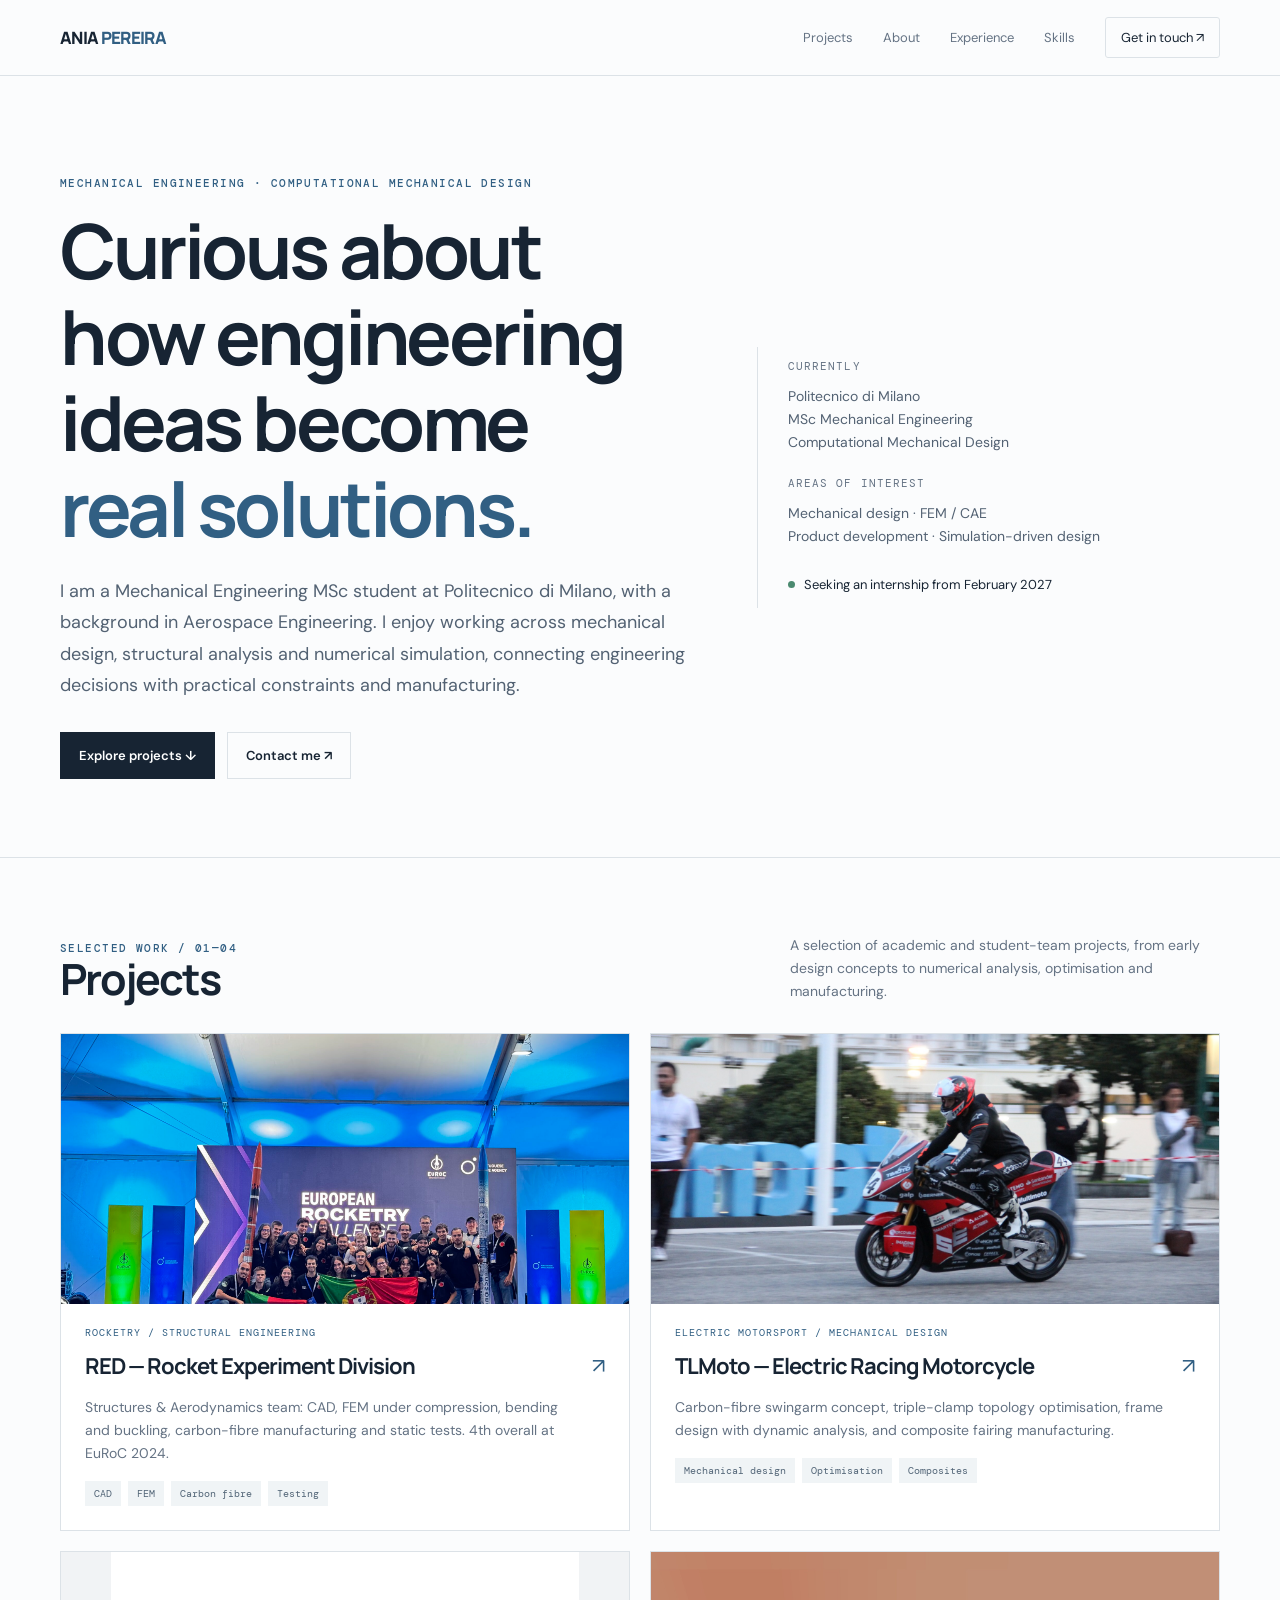
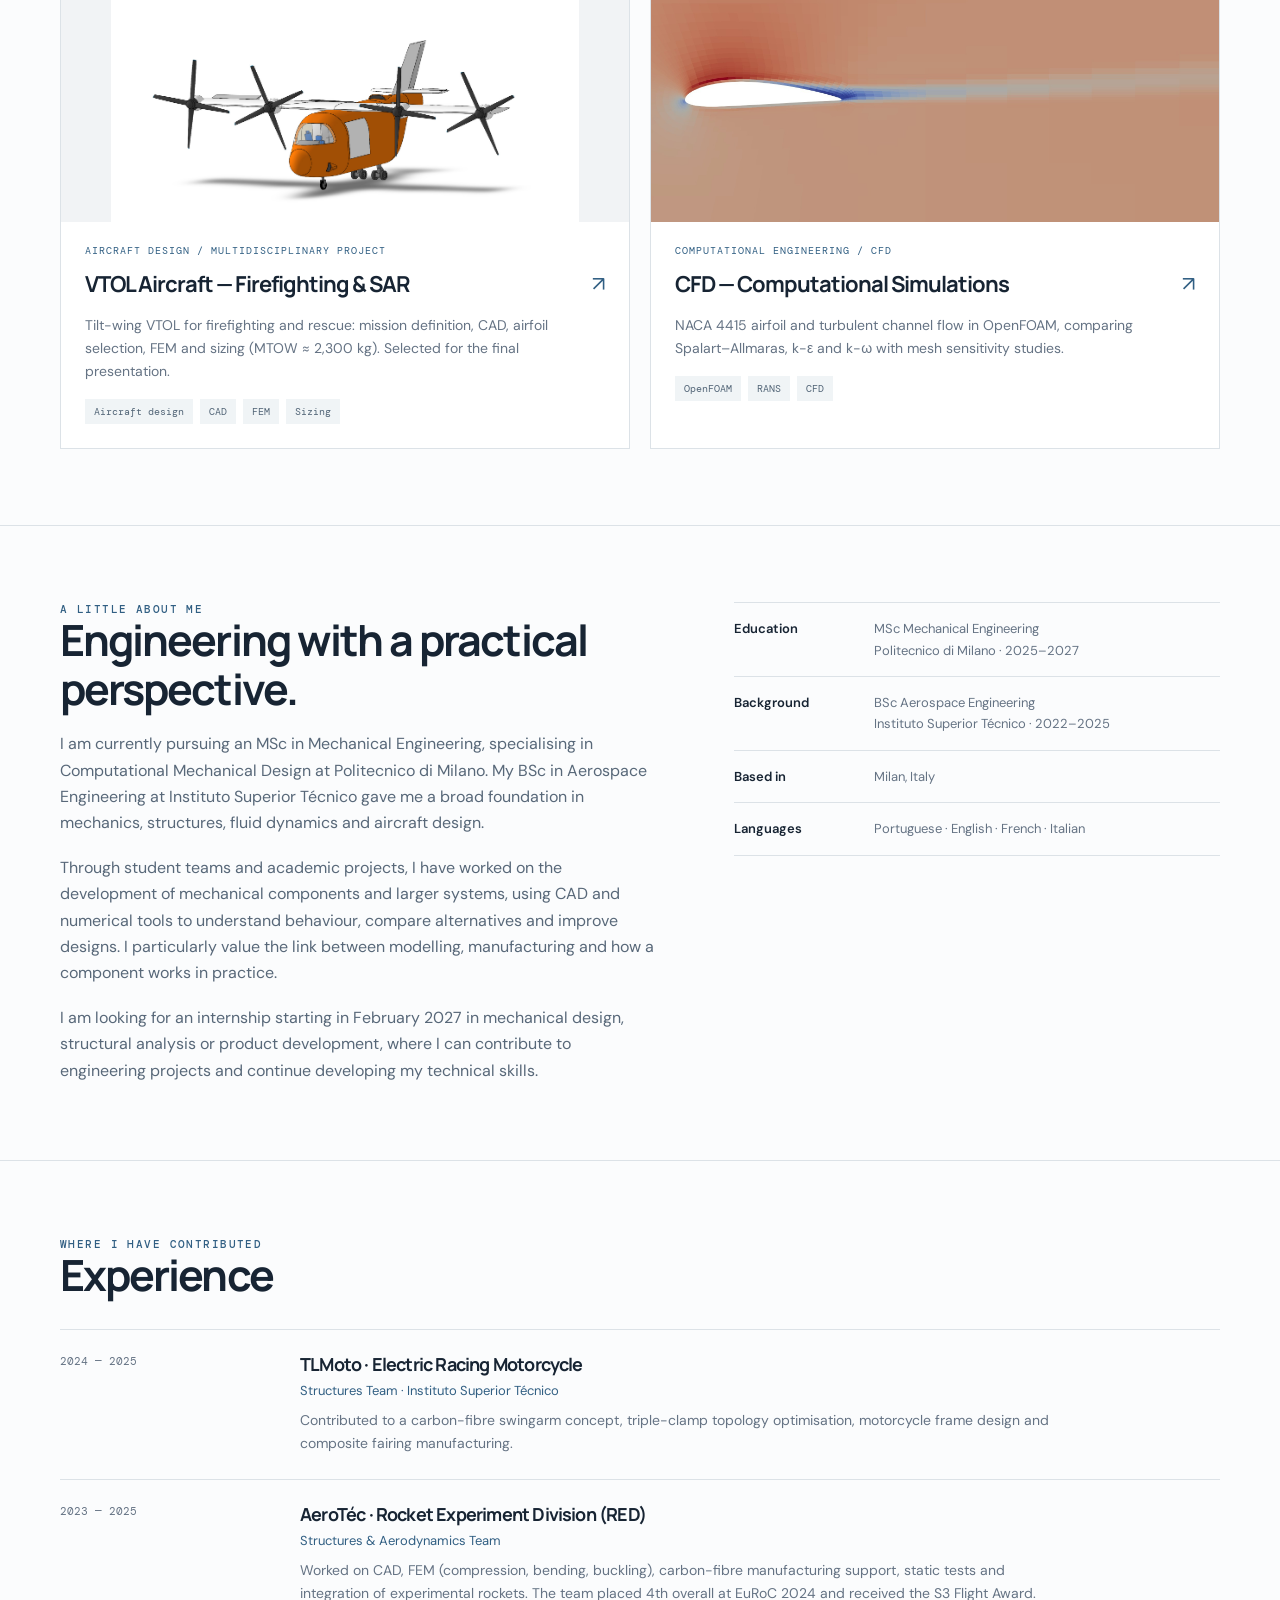
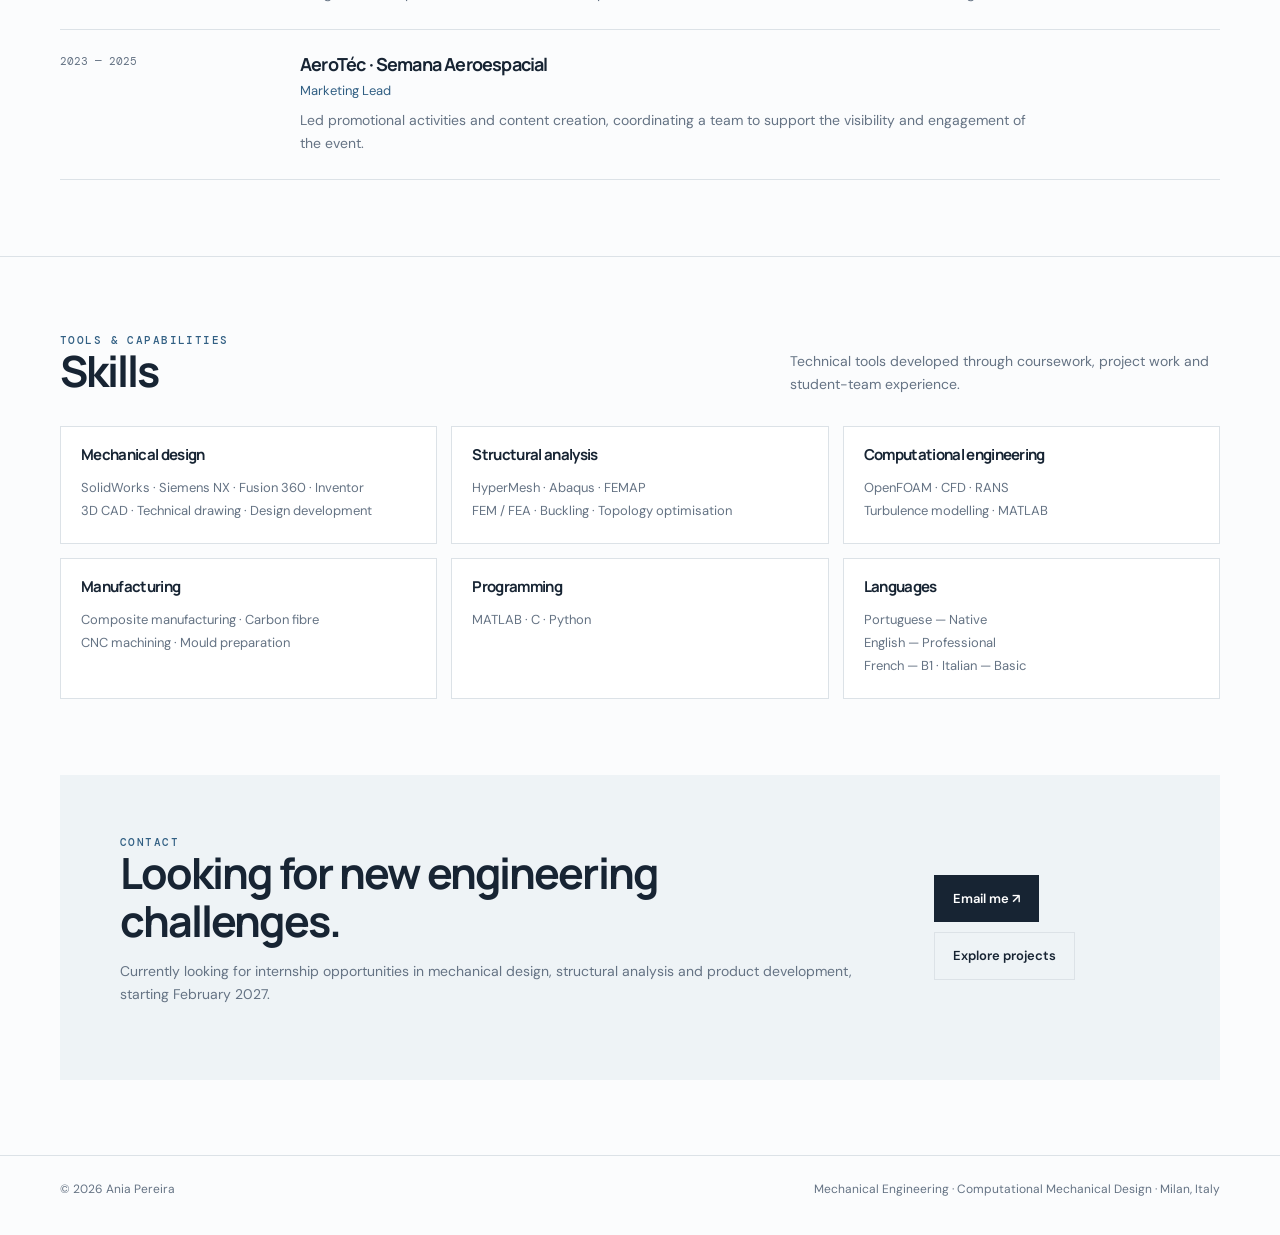
<file: index.html>
<!doctype html>
<html lang="en">

<head>
    <meta charset="utf-8">
    <meta name="viewport" content="width=device-width,initial-scale=1">

    <meta name="description" content="Engineering portfolio of Ania Pereira — mechanical design, structural analysis, CAD and computational engineering.">
    <meta name="theme-color" content="#fbfcfd">

    <title>Ania Pereira — Mechanical Engineering Portfolio</title>

    <link rel="stylesheet" href="styles.css">
</head>

<body>

    <header class="topbar">
        <div class="wrap nav">

            <a class="brand" href="index.html">
                ANIA <span>PEREIRA</span>
            </a>

            <button class="menu" aria-label="Open navigation" aria-expanded="false">
                ☰
            </button>

            <nav class="navlinks">
                <a href="index.html#projects">Projects</a>
                <a href="index.html#about">About</a>
                <a href="index.html#experience">Experience</a>
                <a href="index.html#skills">Skills</a>
                <a class="contact-link" href="index.html#contact">Get in touch ↗</a>
            </nav>

        </div>
    </header>

    <main>

        <!-- HERO SECTION -->
        <section class="wrap hero">

            <div>
                <div class="eyebrow">Mechanical Engineering · Computational Mechanical Design</div>

                <h1>
                    Curious about<br>
                    how engineering<br>
                    ideas become<br>
                    <em>real solutions.</em>
                </h1>

                <p class="lead">
                    I am a Mechanical Engineering MSc student at Politecnico di Milano, with a background in Aerospace Engineering. I enjoy working across mechanical design, structural analysis and numerical simulation, connecting engineering decisions with practical constraints and manufacturing.
                </p>

                <div class="actions">
                    <a class="btn primary" href="#projects">Explore projects ↓</a>
                    <a class="btn secondary" href="mailto:ania.cardoso@mail.polimi.it">Contact me ↗</a>
                </div>
            </div>

            <aside class="hero-side">

                <div class="mini-label">Currently</div>

                <p>
                    Politecnico di Milano<br>
                    MSc Mechanical Engineering<br>
                    Computational Mechanical Design
                </p>

                <div class="mini-label">Areas of interest</div>

                <p>
                    Mechanical design · FEM / CAE<br>
                    Product development · Simulation-driven design
                </p>

                <div class="availability">
                    <i class="dot"></i>
                    Seeking an internship from February 2027
                </div>

            </aside>

        </section>


        <!-- PROJECTS SECTION -->
        <section class="section" id="projects">

            <div class="wrap">

                <div class="section-head">

                    <div>
                        <div class="eyebrow">Selected work / 01—04</div>
                        <h2>Projects</h2>
                    </div>

                    <p>
                        A selection of academic and student-team projects, from early design concepts to numerical analysis, optimisation and manufacturing.
                    </p>

                </div>

                <div class="project-grid">

                    <a class="project-card" href="red.html">

                        <div class="card-image">
                            <img loading="lazy" src="assets/red/IMG_8302.jpeg" alt="RED team at the European Rocketry Challenge 2024">
                        </div>

                        <div class="card-body">

                            <div class="card-meta">ROCKETRY / STRUCTURAL ENGINEERING</div>

                            <div class="card-title">
                                <h3>RED — Rocket Experiment Division</h3>
                                <span class="arrow">↗</span>
                            </div>

                            <p>
                                Structures & Aerodynamics team: CAD, FEM under compression, bending and buckling, carbon-fibre manufacturing and static tests. 4th overall at EuRoC 2024.
                            </p>

                            <div class="tags">
                                <span class="tag">CAD</span>
                                <span class="tag">FEM</span>
                                <span class="tag">Carbon fibre</span><span class="tag">Testing</span>
                            </div>

                        </div>

                    </a>


                    <a class="project-card" href="tlmoto.html">

                        <div class="card-image">
                            <img loading="lazy" src="assets/tlmoto/mota_deitada.jpg" alt="Electric racing motorcycle">
                        </div>

                        <div class="card-body">

                            <div class="card-meta">ELECTRIC MOTORSPORT / MECHANICAL DESIGN</div>

                            <div class="card-title">
                                <h3>TLMoto — Electric Racing Motorcycle</h3>
                                <span class="arrow">↗</span>
                            </div>

                            <p>
                                Carbon-fibre swingarm concept, triple-clamp topology optimisation, frame design with dynamic analysis, and composite fairing manufacturing.
                            </p>

                            <div class="tags">
                                <span class="tag">Mechanical design</span>
                                <span class="tag">Optimisation</span>
                                <span class="tag">Composites</span>
                            </div>

                        </div>

                    </a>


                    <a class="project-card" href="vtol.html">

                        <div class="card-image">
                            <img loading="lazy" src="assets/vtol/cad_geral_voo_horizontal.jpg" alt="VTOL aircraft in cruise mode" style="object-fit:contain;background:#f1f3f5">
                        </div>

                        <div class="card-body">

                            <div class="card-meta">AIRCRAFT DESIGN / MULTIDISCIPLINARY PROJECT</div>

                            <div class="card-title">
                                <h3>VTOL Aircraft — Firefighting & SAR</h3>
                                <span class="arrow">↗</span>
                            </div>

                            <p>
                                Tilt-wing VTOL for firefighting and rescue: mission definition, CAD, airfoil selection, FEM and sizing (MTOW ≈ 2,300 kg). Selected for the final presentation.
                            </p>

                            <div class="tags">
                                <span class="tag">Aircraft design</span>
                                <span class="tag">CAD</span>
                                <span class="tag">FEM</span><span class="tag">Sizing</span>
                            </div>

                        </div>

                    </a>


                    <a class="project-card" href="cfd.html">

                        <div class="card-image">
                            <img loading="lazy" src="assets/cfd/velocity_wf_sa 1.jpeg" alt="Velocity field around the airfoil">
                        </div>

                        <div class="card-body">

                            <div class="card-meta">COMPUTATIONAL ENGINEERING / CFD</div>

                            <div class="card-title">
                                <h3>CFD — Computational Simulations</h3>
                                <span class="arrow">↗</span>
                            </div>

                            <p>
                                NACA 4415 airfoil and turbulent channel flow in OpenFOAM, comparing Spalart–Allmaras, k-ε and k-ω with mesh sensitivity studies.
                            </p>

                            <div class="tags">
                                <span class="tag">OpenFOAM</span>
                                <span class="tag">RANS</span>
                                <span class="tag">CFD</span>
                            </div>

                        </div>

                    </a>

                </div>

            </div>

        </section>


        <!-- ABOUT SECTION -->
        <section class="section" id="about">

            <div class="wrap about-grid">

                <div>

                    <div class="eyebrow">A little about me</div>

                    <h2>Engineering with a practical perspective.</h2>

                    <p>
                        I am currently pursuing an MSc in Mechanical Engineering, specialising in Computational Mechanical Design at Politecnico di Milano. My BSc in Aerospace Engineering at Instituto Superior Técnico gave me a broad foundation in mechanics, structures, fluid dynamics and aircraft design.
                    </p>

                    <p>
                        Through student teams and academic projects, I have worked on the development of mechanical components and larger systems, using CAD and numerical tools to understand behaviour, compare alternatives and improve designs. I particularly value the link between modelling, manufacturing and how a component works in practice.
                    </p>

                    <p>
                        I am looking for an internship starting in February 2027 in mechanical design, structural analysis or product development, where I can contribute to engineering projects and continue developing my technical skills.
                    </p>

                </div>

                <div class="facts">

                    <div class="fact">
                        <strong>Education</strong>
                        <span>
                            MSc Mechanical Engineering<br>
                            Politecnico di Milano · 2025–2027
                        </span>
                    </div>

                    <div class="fact">
                        <strong>Background</strong>
                        <span>
                            BSc Aerospace Engineering<br>
                            Instituto Superior Técnico · 2022–2025
                        </span>
                    </div>

                    <div class="fact">
                        <strong>Based in</strong>
                        <span>Milan, Italy</span>
                    </div>

                    <div class="fact">
                        <strong>Languages</strong>
                        <span>Portuguese · English · French · Italian</span>
                    </div>

                </div>

            </div>

        </section>


        <!-- EXPERIENCE SECTION -->
        <section class="section" id="experience">

            <div class="wrap">

                <div class="section-head">
                    <div>
                        <div class="eyebrow">Where I have contributed</div>
                        <h2>Experience</h2>
                    </div>
                </div>

                <div class="experience-list">

                    <div class="experience">

                        <div class="date">2024 — 2025</div>

                        <div>
                            <h3>TLMoto · Electric Racing Motorcycle</h3>
                            <div class="role">Structures Team · Instituto Superior Técnico</div>

                            <p>
                                Contributed to a carbon-fibre swingarm concept, triple-clamp topology optimisation, motorcycle frame design and composite fairing manufacturing.
                            </p>
                        </div>

                    </div>


                    <div class="experience">

                        <div class="date">2023 — 2025</div>

                        <div>
                            <h3>AeroTéc · Rocket Experiment Division (RED)</h3>
                            <div class="role">Structures & Aerodynamics Team</div>

                            <p>
                                Worked on CAD, FEM (compression, bending, buckling), carbon-fibre manufacturing support, static tests and integration of experimental rockets. The team placed 4th overall at EuRoC 2024 and received the S3 Flight Award.
                            </p>
                        </div>

                    </div>


                    <div class="experience">

                        <div class="date">2023 — 2025</div>

                        <div>
                            <h3>AeroTéc · Semana Aeroespacial</h3>
                            <div class="role">Marketing Lead</div>

                            <p>
                                Led promotional activities and content creation, coordinating a team to support the visibility and engagement of the event.
                            </p>
                        </div>

                    </div>

                </div>

            </div>

        </section>


        <!-- SKILLS SECTION -->
        <section class="section" id="skills">

            <div class="wrap">

                <div class="section-head">

                    <div>
                        <div class="eyebrow">Tools & capabilities</div>
                        <h2>Skills</h2>
                    </div>

                    <p>
                        Technical tools developed through coursework, project work and student-team experience.
                    </p>

                </div>

                <div class="skills-grid">

                    <div class="skill">
                        <h3>Mechanical design</h3>
                        <p>
                            SolidWorks · Siemens NX · Fusion 360 · Inventor<br>
                            3D CAD · Technical drawing · Design development
                        </p>
                    </div>

                    <div class="skill">
                        <h3>Structural analysis</h3>
                        <p>
                            HyperMesh · Abaqus · FEMAP<br>
                            FEM / FEA · Buckling · Topology optimisation
                        </p>
                    </div>

                    <div class="skill">
                        <h3>Computational engineering</h3>
                        <p>
                            OpenFOAM · CFD · RANS<br>
                            Turbulence modelling · MATLAB
                        </p>
                    </div>

                    <div class="skill">
                        <h3>Manufacturing</h3>
                        <p>
                            Composite manufacturing · Carbon fibre<br>
                            CNC machining · Mould preparation
                        </p>
                    </div>

                    <div class="skill">
                        <h3>Programming</h3>
                        <p>MATLAB · C · Python</p>
                    </div>

                    <div class="skill">
                        <h3>Languages</h3>
                        <p>
                            Portuguese — Native<br>
                            English — Professional<br>
                            French — B1 · Italian — Basic
                        </p>
                    </div>

                </div>

            </div>

        </section>

        <!-- CONTACT SECTION -->
        <section class="wrap" id="contact">

            <div class="contact">

                <div>
                    <div class="eyebrow">Contact</div>

                    <h2>Looking for new engineering challenges.</h2>

                    <p>
                        Currently looking for internship opportunities in mechanical design, structural analysis and product development, starting February 2027.
                    </p>
                </div>

                <div class="contact-actions">
                    <a class="btn primary" href="mailto:ania.cardoso@mail.polimi.it">
                        Email me ↗
                    </a>

                    <a class="btn secondary" href="#projects">
                        Explore projects 
                    </a>
                </div>

            </div>

        </section>

    </main>


    <!-- FOOTER -->
    <footer class="footer">

        <div class="wrap footer-inner">

            <span>© 2026 Ania Pereira</span>

            <span>
                Mechanical Engineering · Computational Mechanical Design · Milan, Italy
            </span>

        </div>

    </footer>


    <!-- IMAGE LIGHTBOX -->
    <div class="lightbox" aria-label="Image preview" role="dialog">

        <button aria-label="Close image">×</button>

        <img alt="Expanded project image">

    </div>


    <!-- JAVASCRIPT -->
    <script src="script.js"></script>

</body>
</html>
</file>
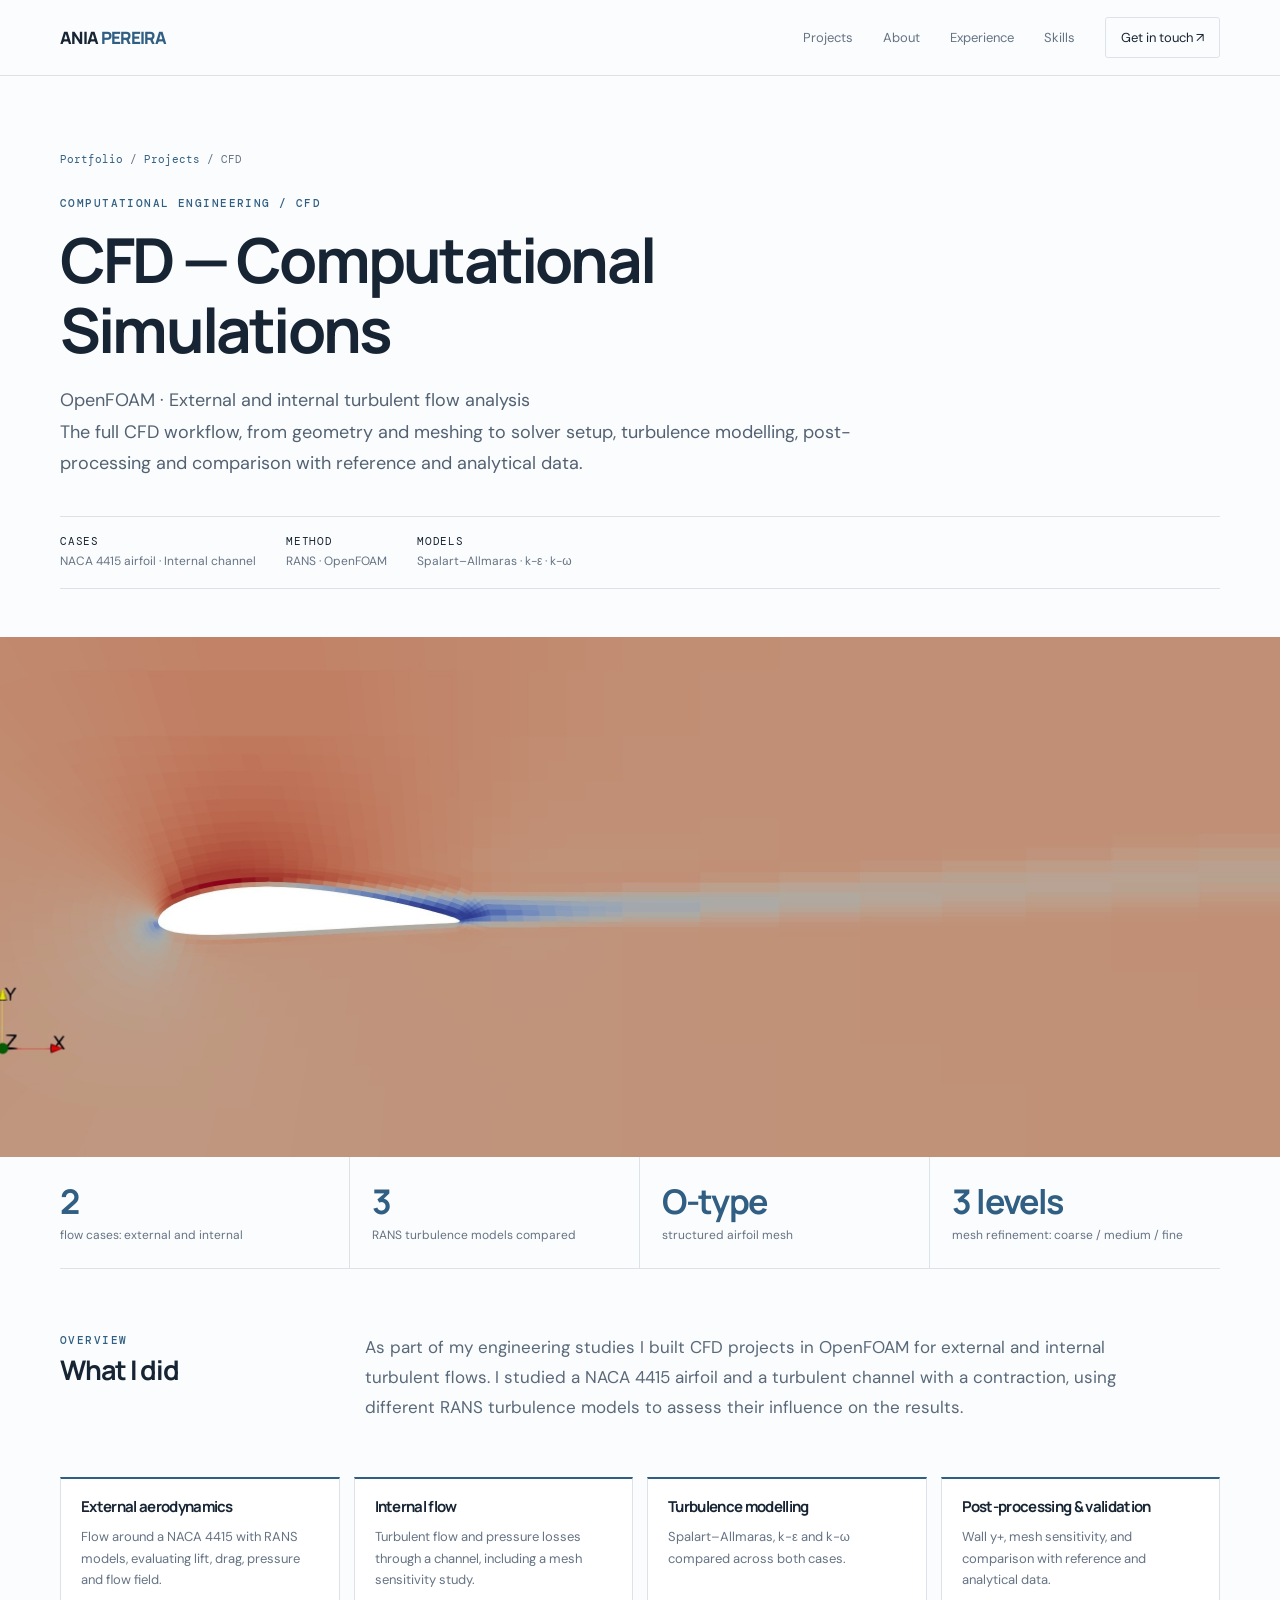
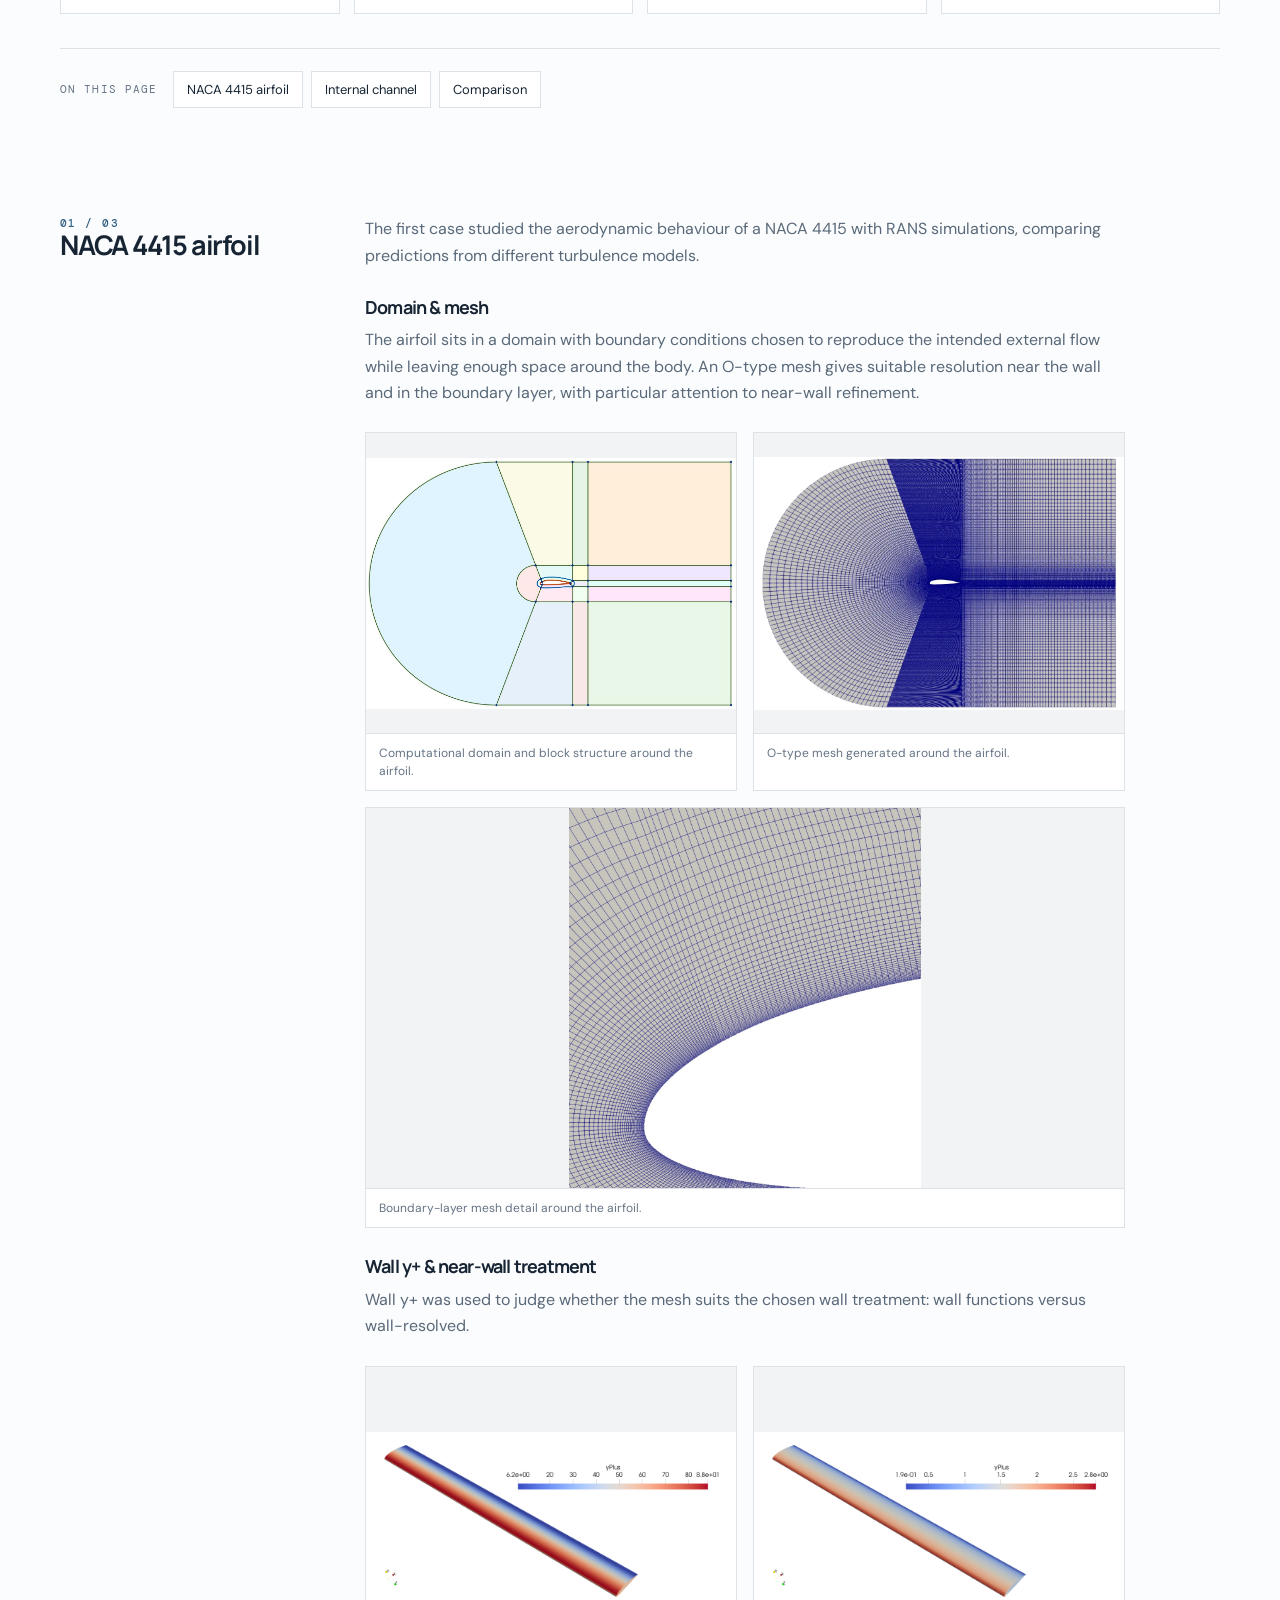
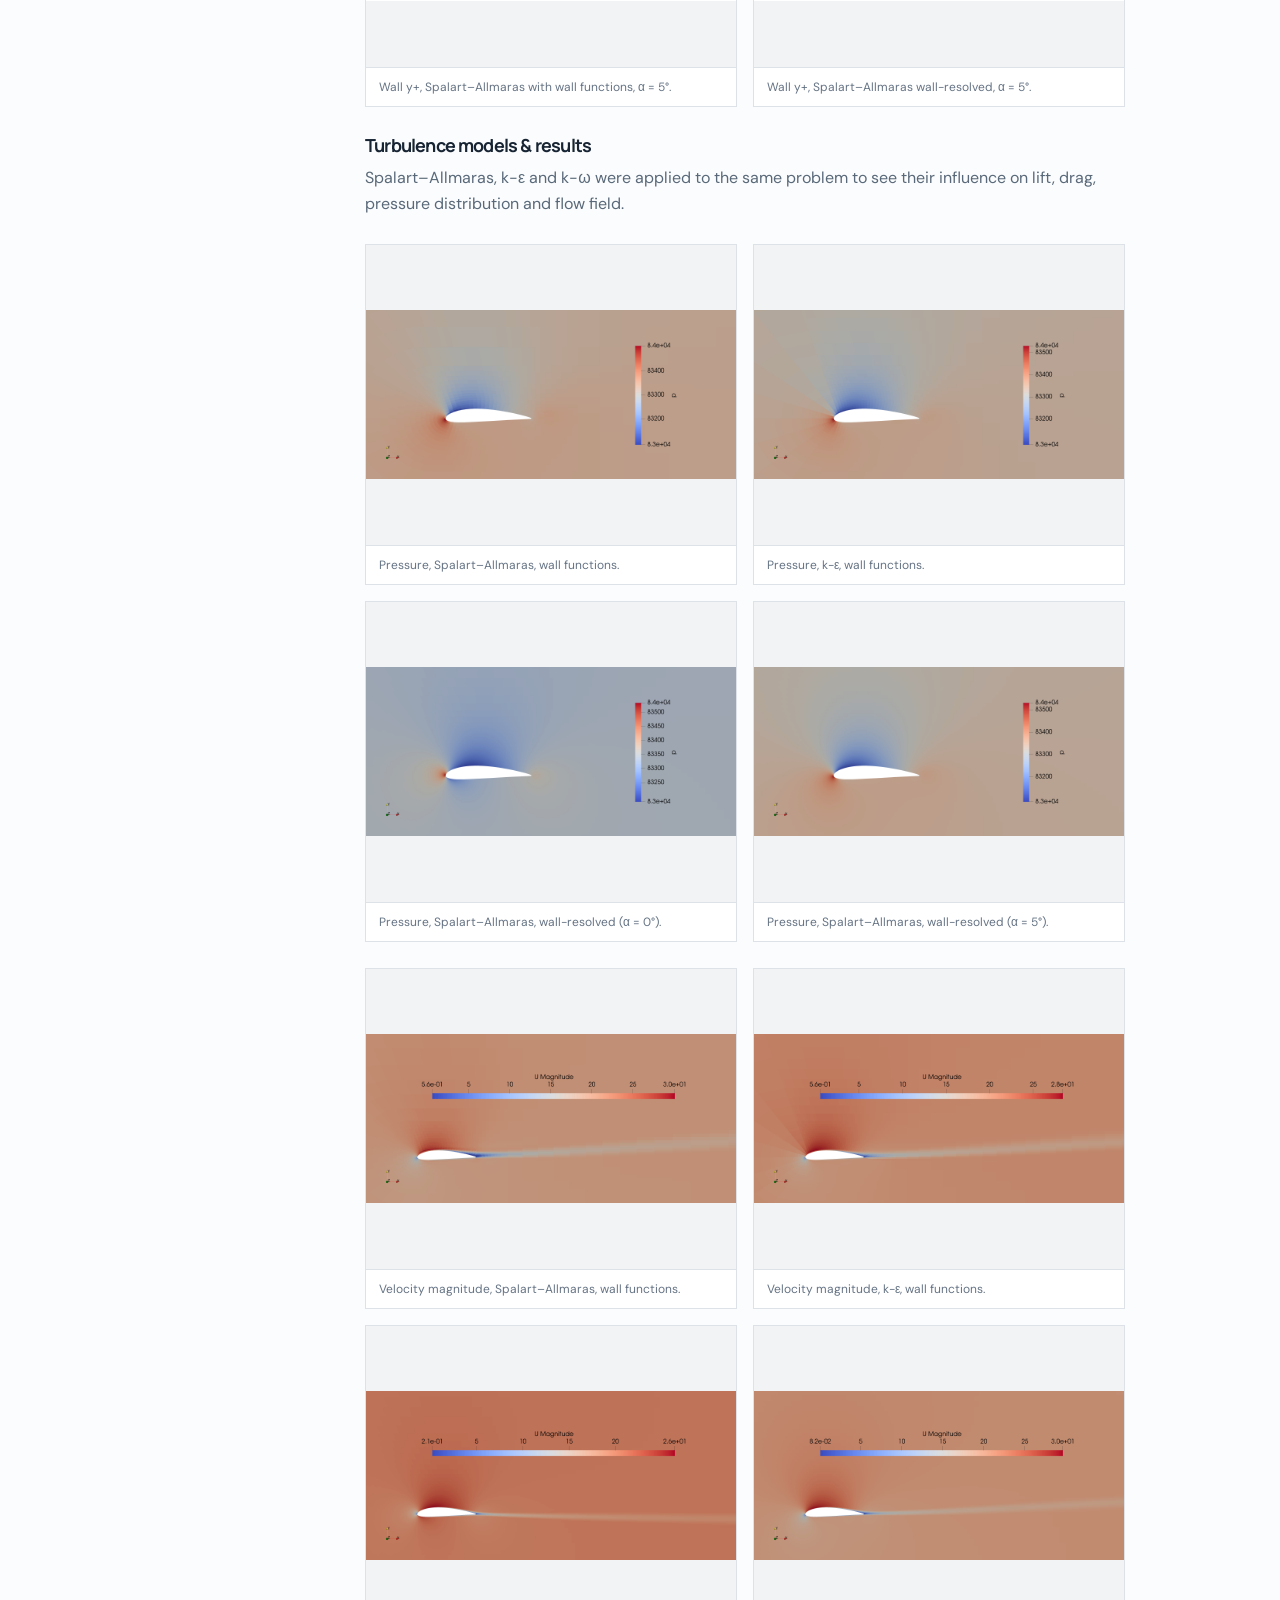
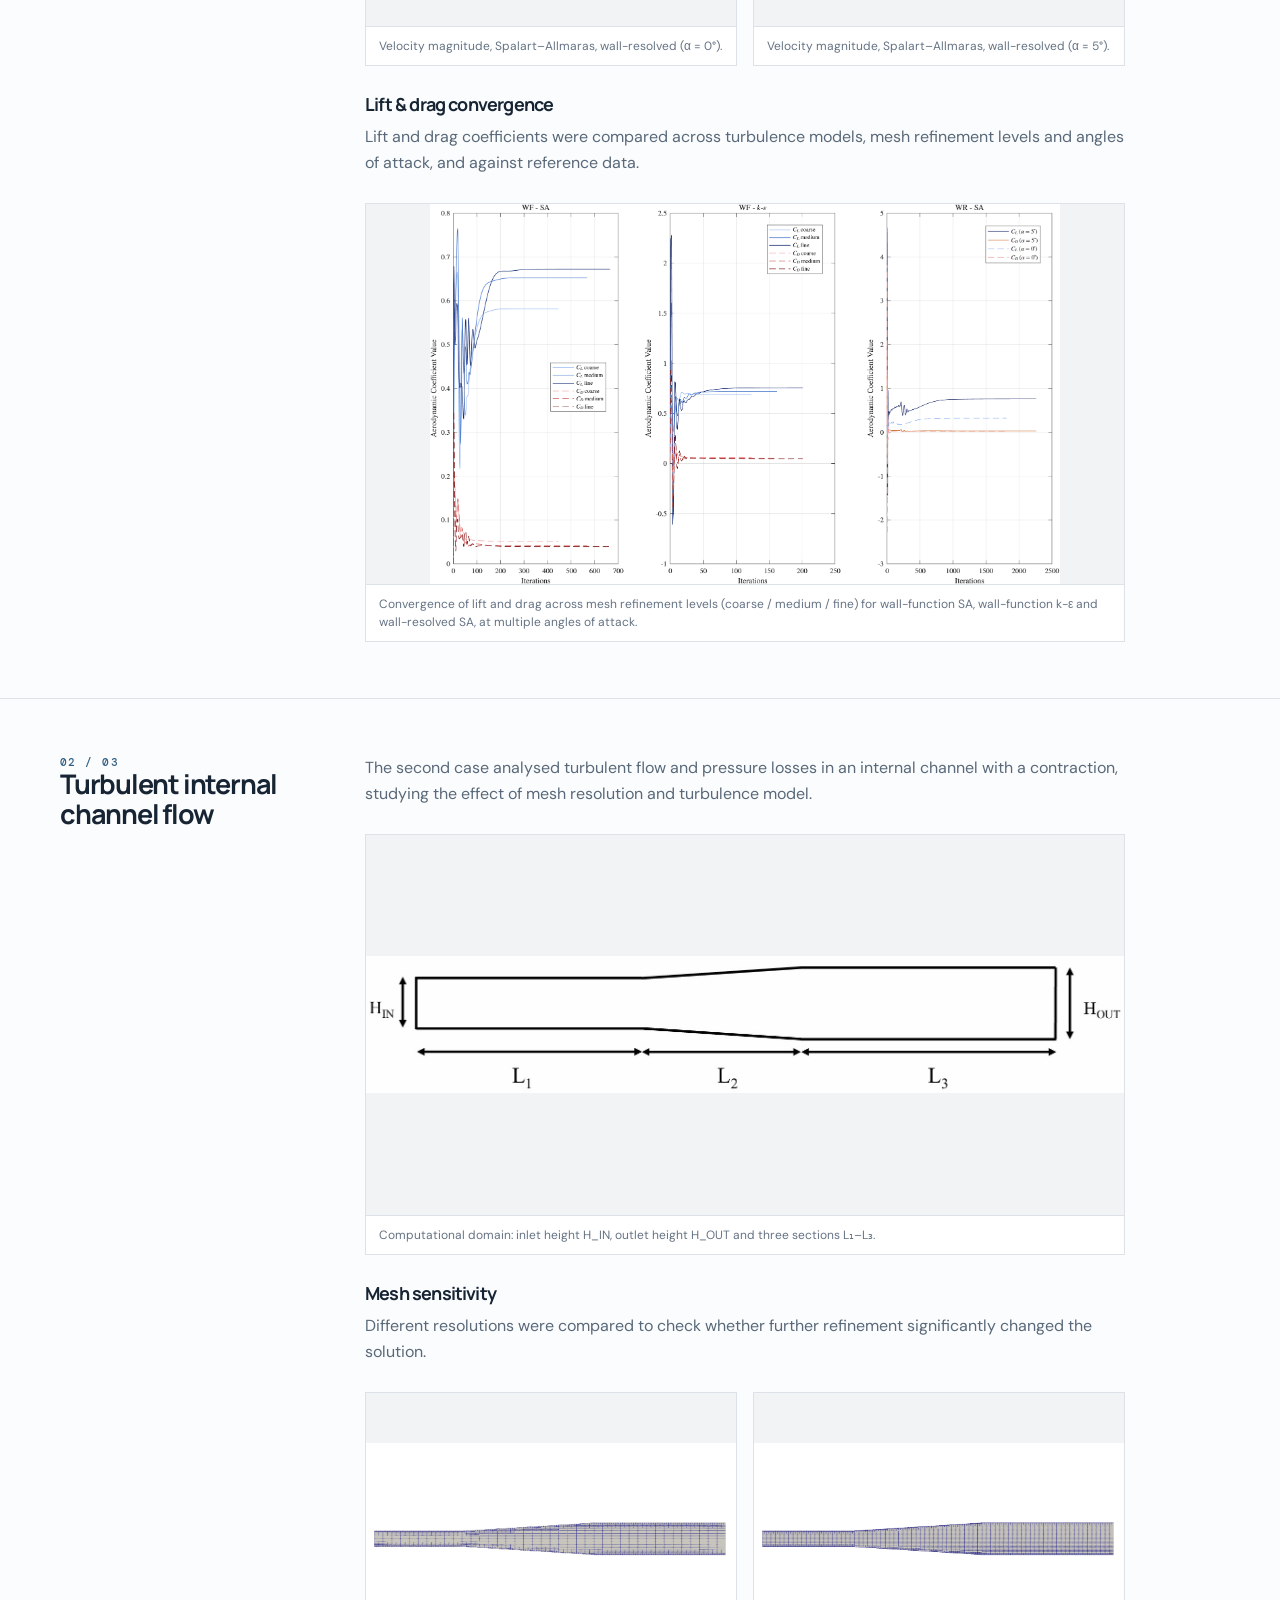
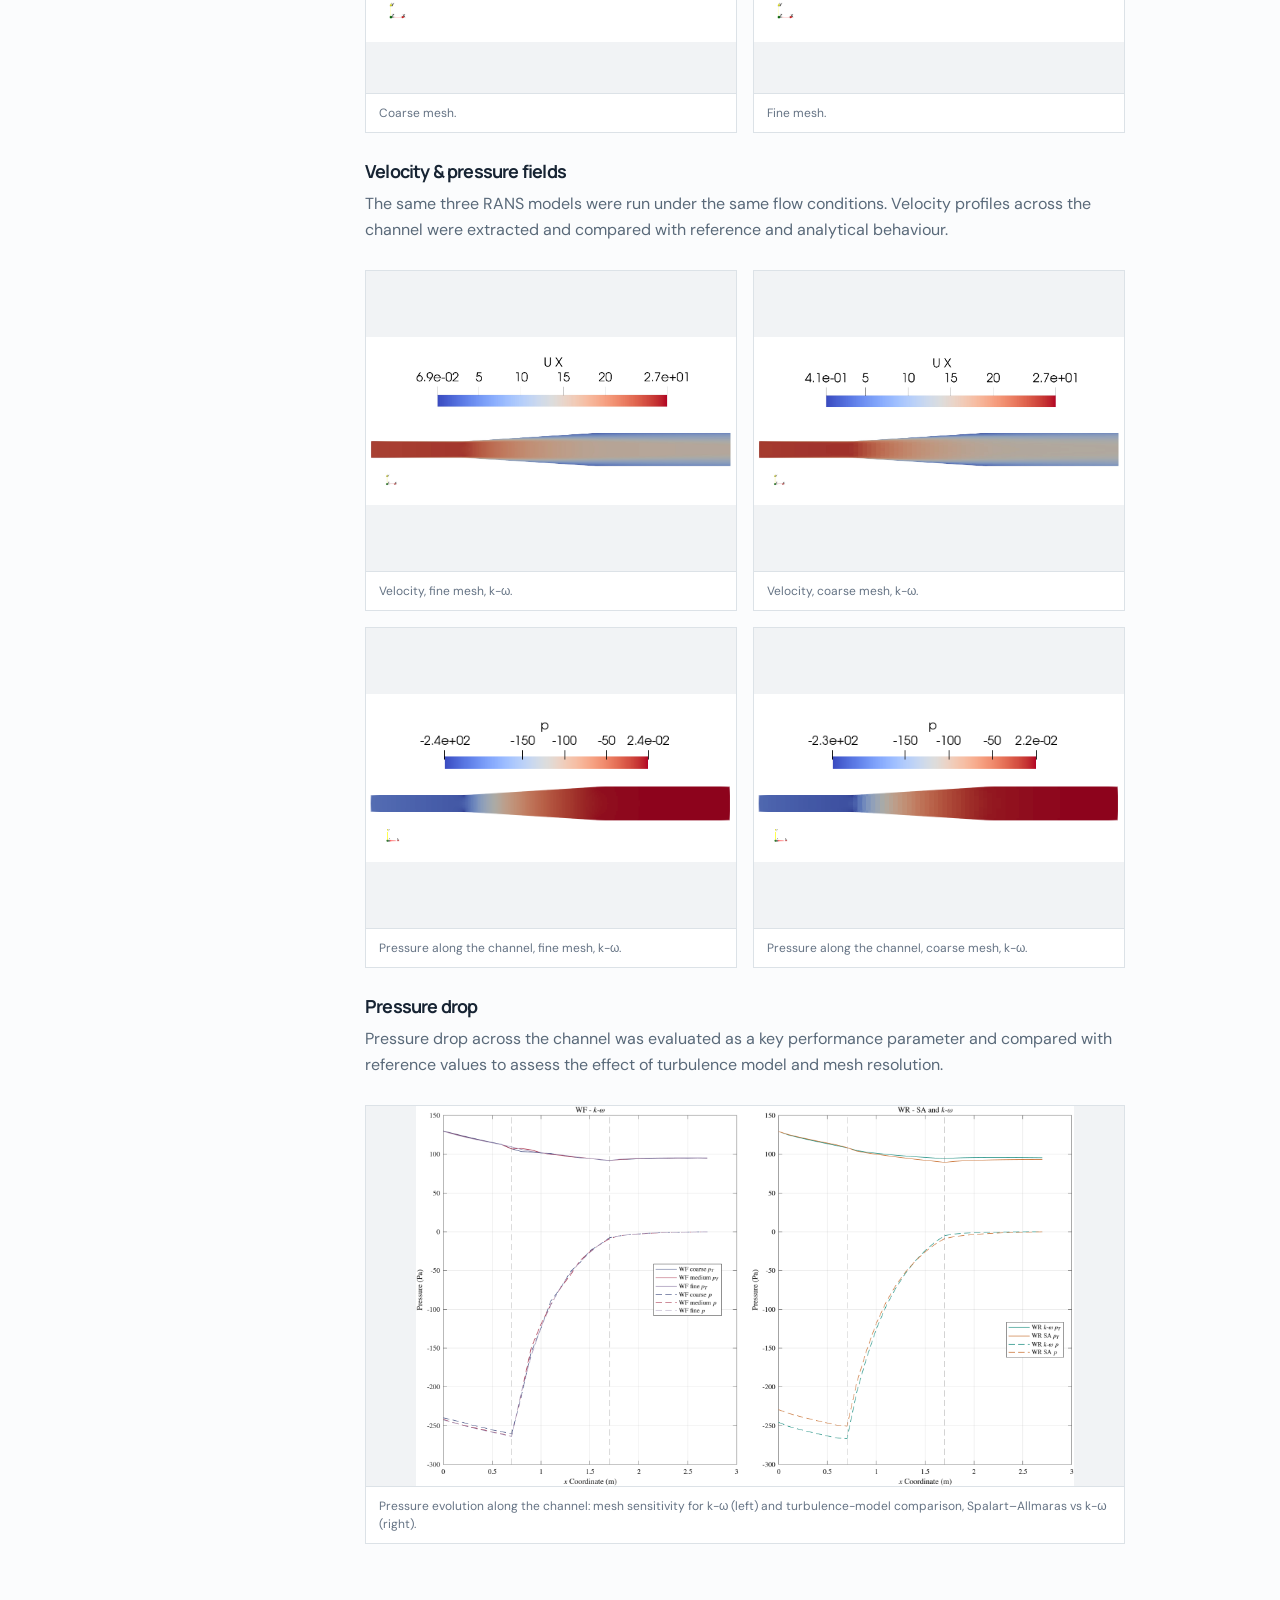
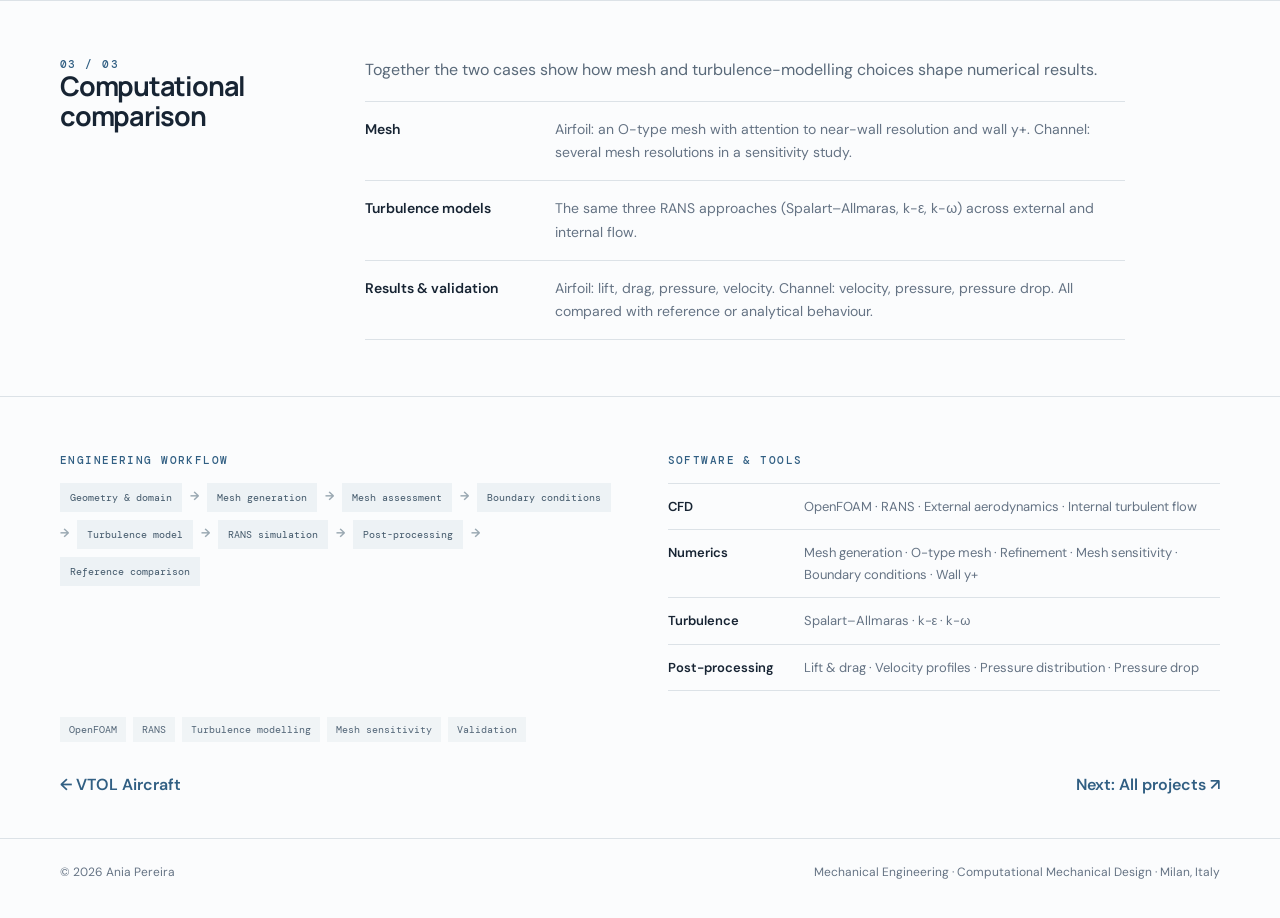
<file: cfd.html>
<!doctype html>
<html lang="en"><head><meta charset="utf-8"><meta name="viewport" content="width=device-width,initial-scale=1">
<meta name="description" content="OpenFOAM RANS simulations: NACA 4415 airfoil external aerodynamics and turbulent internal channel flow, comparing Spalart–Allmaras, k-ε and k-ω models with mesh sensitivity studies."><meta name="theme-color" content="#fbfcfd">
<title>CFD — Computational Simulations — Ania Pereira</title><link rel="stylesheet" href="styles.css"></head>
<body><header class="topbar"><div class="wrap nav">
<a class="brand" href="index.html">ANIA <span>PEREIRA</span></a>
<button class="menu" aria-label="Open navigation" aria-expanded="false">☰</button>
<nav class="navlinks"><a href="index.html#projects">Projects</a><a href="index.html#about">About</a><a href="index.html#experience">Experience</a><a href="index.html#skills">Skills</a><a class="contact-link" href="index.html#contact">Get in touch ↗</a></nav>
</div></header>
<main>
<section class="wrap project-hero">
<div class="crumb"><a href="index.html">Portfolio</a> / <a href="index.html#projects">Projects</a> / CFD</div>
<div class="eyebrow">COMPUTATIONAL ENGINEERING / CFD</div>
<h1>CFD — Computational Simulations</h1>
<div class="lead">OpenFOAM · External and internal turbulent flow analysis<br>The full CFD workflow, from geometry and meshing to solver setup, turbulence modelling, post-processing and comparison with reference and analytical data.</div>
<div class="project-facts"><div><strong>Cases</strong>NACA 4415 airfoil · Internal channel</div><div><strong>Method</strong>RANS · OpenFOAM</div><div><strong>Models</strong>Spalart–Allmaras · k-ε · k-ω</div></div>
</section>
<div class="feature-image"><img src="assets/cfd/velocity_wf_sa 1.jpeg" alt="Velocity magnitude around the NACA 4415 airfoil" style="object-position:center"></div>
<div class="wrap"><div class="stats"><div><b>2</b><span>flow cases: external and internal</span></div><div><b>3</b><span>RANS turbulence models compared</span></div><div><b>O-type</b><span>structured airfoil mesh</span></div><div><b>3 levels</b><span>mesh refinement: coarse / medium / fine</span></div></div></div>
<section class="wrap overview"><div class="overview-grid"><div><div class="eyebrow">Overview</div><h2>What I did</h2></div><div class="content-copy"><p>As part of my engineering studies I built CFD projects in OpenFOAM for external and internal turbulent flows. I studied a NACA 4415 airfoil and a turbulent channel with a contraction, using different RANS turbulence models to assess their influence on the results.</p></div></div>
<div class="contrib-grid"><div class="contrib"><h3>External aerodynamics</h3><p>Flow around a NACA 4415 with RANS models, evaluating lift, drag, pressure and flow field.</p></div><div class="contrib"><h3>Internal flow</h3><p>Turbulent flow and pressure losses through a channel, including a mesh sensitivity study.</p></div><div class="contrib"><h3>Turbulence modelling</h3><p>Spalart–Allmaras, k-ε and k-ω compared across both cases.</p></div><div class="contrib"><h3>Post-processing & validation</h3><p>Wall y+, mesh sensitivity, and comparison with reference and analytical data.</p></div></div>
<nav class="toc" aria-label="On this page"><span>On this page</span><a href="#airfoil">NACA 4415 airfoil</a><a href="#channel">Internal channel</a><a href="#comparison">Comparison</a></nav></section>
<section class="content-section" id="airfoil"><div class="wrap content-grid"><div class="side"><div class="eyebrow">01 / 03</div><h2>NACA 4415 airfoil</h2></div><div class="content-copy"><p>The first case studied the aerodynamic behaviour of a NACA 4415 with RANS simulations, comparing predictions from different turbulence models.</p><h3>Domain & mesh</h3><p>The airfoil sits in a domain with boundary conditions chosen to reproduce the intended external flow while leaving enough space around the body. An O-type mesh gives suitable resolution near the wall and in the boundary layer, with particular attention to near-wall refinement.</p><div class="gallery g2"><figure class="contain"><img loading="lazy" src="assets/cfd/domain_blocks.jpg" alt="Domain blocks" data-lightbox><figcaption>Computational domain and block structure around the airfoil.</figcaption></figure><figure class="contain"><img loading="lazy" src="assets/cfd/b5639f9b-c061-4cc5-892a-e7d8a2c7b9ef.png" alt="O-type mesh" data-lightbox><figcaption>O-type mesh generated around the airfoil.</figcaption></figure><figure class="wide contain"><img loading="lazy" src="assets/cfd/wr_zoom.jpeg" alt="Boundary layer mesh detail" data-lightbox><figcaption>Boundary-layer mesh detail around the airfoil.</figcaption></figure></div><h3>Wall y+ & near-wall treatment</h3><p>Wall y+ was used to judge whether the mesh suits the chosen wall treatment: wall functions versus wall-resolved.</p><div class="gallery g2"><figure class="contain"><img loading="lazy" src="assets/cfd/yplus_wf_sa.jpeg" alt="Wall y+ wall functions" data-lightbox><figcaption>Wall y+, Spalart–Allmaras with wall functions, α = 5°.</figcaption></figure><figure class="contain"><img loading="lazy" src="assets/cfd/yplus_wr_sa0.jpeg" alt="Wall y+ wall resolved" data-lightbox><figcaption>Wall y+, Spalart–Allmaras wall-resolved, α = 5°.</figcaption></figure></div><h3>Turbulence models & results</h3><p>Spalart–Allmaras, k-ε and k-ω were applied to the same problem to see their influence on lift, drag, pressure distribution and flow field.</p><div class="gallery g2"><figure class="contain"><img loading="lazy" src="assets/cfd/pressure_wf_sa.jpeg" alt="Pressure SA wall functions" data-lightbox><figcaption>Pressure, Spalart–Allmaras, wall functions.</figcaption></figure><figure class="contain"><img loading="lazy" src="assets/cfd/pressure_wf_k_epsilon.jpeg" alt="Pressure k-epsilon" data-lightbox><figcaption>Pressure, k-ε, wall functions.</figcaption></figure><figure class="contain"><img loading="lazy" src="assets/cfd/pressure_wr_sa0.jpeg" alt="Pressure SA wall resolved 0 deg" data-lightbox><figcaption>Pressure, Spalart–Allmaras, wall-resolved (α = 0°).</figcaption></figure><figure class="contain"><img loading="lazy" src="assets/cfd/pressure_wr_sa5.jpeg" alt="Pressure SA wall resolved 5 deg" data-lightbox><figcaption>Pressure, Spalart–Allmaras, wall-resolved (α = 5°).</figcaption></figure></div><div class="gallery g2"><figure class="contain"><img loading="lazy" src="assets/cfd/velocity_wf_sa.jpeg" alt="Velocity SA wall functions" data-lightbox><figcaption>Velocity magnitude, Spalart–Allmaras, wall functions.</figcaption></figure><figure class="contain"><img loading="lazy" src="assets/cfd/velocity_wf_k_epsilon.jpeg" alt="Velocity k-epsilon" data-lightbox><figcaption>Velocity magnitude, k-ε, wall functions.</figcaption></figure><figure class="contain"><img loading="lazy" src="assets/cfd/velocity_wr_sa0.jpeg" alt="Velocity SA wall resolved 0 deg" data-lightbox><figcaption>Velocity magnitude, Spalart–Allmaras, wall-resolved (α = 0°).</figcaption></figure><figure class="contain"><img loading="lazy" src="assets/cfd/velocity_wr_sa5.jpeg" alt="Velocity SA wall resolved 5 deg" data-lightbox><figcaption>Velocity magnitude, Spalart–Allmaras, wall-resolved (α = 5°).</figcaption></figure></div><h3>Lift & drag convergence</h3><p>Lift and drag coefficients were compared across turbulence models, mesh refinement levels and angles of attack, and against reference data.</p><div class="gallery g1"><figure class="wide contain"><img loading="lazy" src="assets/cfd/CL_VS_CD.png" alt="Lift and drag convergence" data-lightbox><figcaption>Convergence of lift and drag across mesh refinement levels (coarse / medium / fine) for wall-function SA, wall-function k-ε and wall-resolved SA, at multiple angles of attack.</figcaption></figure></div></div></div></section><section class="content-section" id="channel"><div class="wrap content-grid"><div class="side"><div class="eyebrow">02 / 03</div><h2>Turbulent internal channel flow</h2></div><div class="content-copy"><p>The second case analysed turbulent flow and pressure losses in an internal channel with a contraction, studying the effect of mesh resolution and turbulence model.</p><div class="gallery g1"><figure class="wide contain"><img loading="lazy" src="assets/cfd/channel_geometry.jpg" alt="Channel geometry" data-lightbox><figcaption>Computational domain: inlet height H_IN, outlet height H_OUT and three sections L₁–L₃.</figcaption></figure></div><h3>Mesh sensitivity</h3><p>Different resolutions were compared to check whether further refinement significantly changed the solution.</p><div class="gallery g2"><figure class="contain"><img loading="lazy" src="assets/cfd/coarse_mesh.png" alt="Coarse mesh" data-lightbox><figcaption>Coarse mesh.</figcaption></figure><figure class="contain"><img loading="lazy" src="assets/cfd/fine_mesh.png" alt="Fine mesh" data-lightbox><figcaption>Fine mesh.</figcaption></figure></div><h3>Velocity & pressure fields</h3><p>The same three RANS models were run under the same flow conditions. Velocity profiles across the channel were extracted and compared with reference and analytical behaviour.</p><div class="gallery g2"><figure class="contain"><img loading="lazy" src="assets/cfd/velocity_k_omega.jpeg" alt="Velocity fine mesh" data-lightbox><figcaption>Velocity, fine mesh, k-ω.</figcaption></figure><figure class="contain"><img loading="lazy" src="assets/cfd/velocity_fine_mesh.jpeg" alt="Velocity coarse mesh" data-lightbox><figcaption>Velocity, coarse mesh, k-ω.</figcaption></figure><figure class="contain"><img loading="lazy" src="assets/cfd/pressure_k_omega.png" alt="Pressure fine mesh" data-lightbox><figcaption>Pressure along the channel, fine mesh, k-ω.</figcaption></figure><figure class="contain"><img loading="lazy" src="assets/cfd/pressure_fine_mesh.png" alt="Pressure coarse mesh" data-lightbox><figcaption>Pressure along the channel, coarse mesh, k-ω.</figcaption></figure></div><h3>Pressure drop</h3><p>Pressure drop across the channel was evaluated as a key performance parameter and compared with reference values to assess the effect of turbulence model and mesh resolution.</p><div class="gallery g1"><figure class="wide contain"><img loading="lazy" src="assets/cfd/pressures_along_channel.png" alt="Pressure along the channel" data-lightbox><figcaption>Pressure evolution along the channel: mesh sensitivity for k-ω (left) and turbulence-model comparison, Spalart–Allmaras vs k-ω (right).</figcaption></figure></div></div></div></section><section class="content-section" id="comparison"><div class="wrap content-grid"><div class="side"><div class="eyebrow">03 / 03</div><h2>Computational comparison</h2></div><div class="content-copy"><p>Together the two cases show how mesh and turbulence-modelling choices shape numerical results.</p><dl class="compare"><div><dt>Mesh</dt><dd>Airfoil: an O-type mesh with attention to near-wall resolution and wall y+. Channel: several mesh resolutions in a sensitivity study.</dd></div><div><dt>Turbulence models</dt><dd>The same three RANS approaches (Spalart–Allmaras, k-ε, k-ω) across external and internal flow.</dd></div><div><dt>Results & validation</dt><dd>Airfoil: lift, drag, pressure, velocity. Channel: velocity, pressure, pressure drop. All compared with reference or analytical behaviour.</dd></div></dl></div></div></section>
<section class="wrap wrapup">
<div class="wrapup-grid"><div><div class="eyebrow">Engineering workflow</div><div class="process"><span>Geometry & domain</span><b>→</b><span>Mesh generation</span><b>→</b><span>Mesh assessment</span><b>→</b><span>Boundary conditions</span><b>→</b><span>Turbulence model</span><b>→</b><span>RANS simulation</span><b>→</b><span>Post-processing</span><b>→</b><span>Reference comparison</span></div></div>
<div><div class="eyebrow">Software & tools</div><div class="tools"><div><strong>CFD</strong><span>OpenFOAM · RANS · External aerodynamics · Internal turbulent flow</span></div><div><strong>Numerics</strong><span>Mesh generation · O-type mesh · Refinement · Mesh sensitivity · Boundary conditions · Wall y+</span></div><div><strong>Turbulence</strong><span>Spalart–Allmaras · k-ε · k-ω</span></div><div><strong>Post-processing</strong><span>Lift & drag · Velocity profiles · Pressure distribution · Pressure drop</span></div></div></div></div>

<div class="tags" style="margin-top:26px"><span class="tag">OpenFOAM</span><span class="tag">RANS</span><span class="tag">Turbulence modelling</span><span class="tag">Mesh sensitivity</span><span class="tag">Validation</span></div>
<div class="next-project"><a href="vtol.html">← VTOL Aircraft</a><a href="index.html#projects">Next: All projects ↗</a></div>
</section>
</main><footer class="footer"><div class="wrap footer-inner"><span>© 2026 Ania Pereira</span><span>Mechanical Engineering · Computational Mechanical Design · Milan, Italy</span></div></footer>
<div class="lightbox" aria-label="Image preview" role="dialog"><button aria-label="Close image">×</button><figure><img alt=""><figcaption></figcaption></figure></div>
<script src="script.js"></script></body></html>
</file>
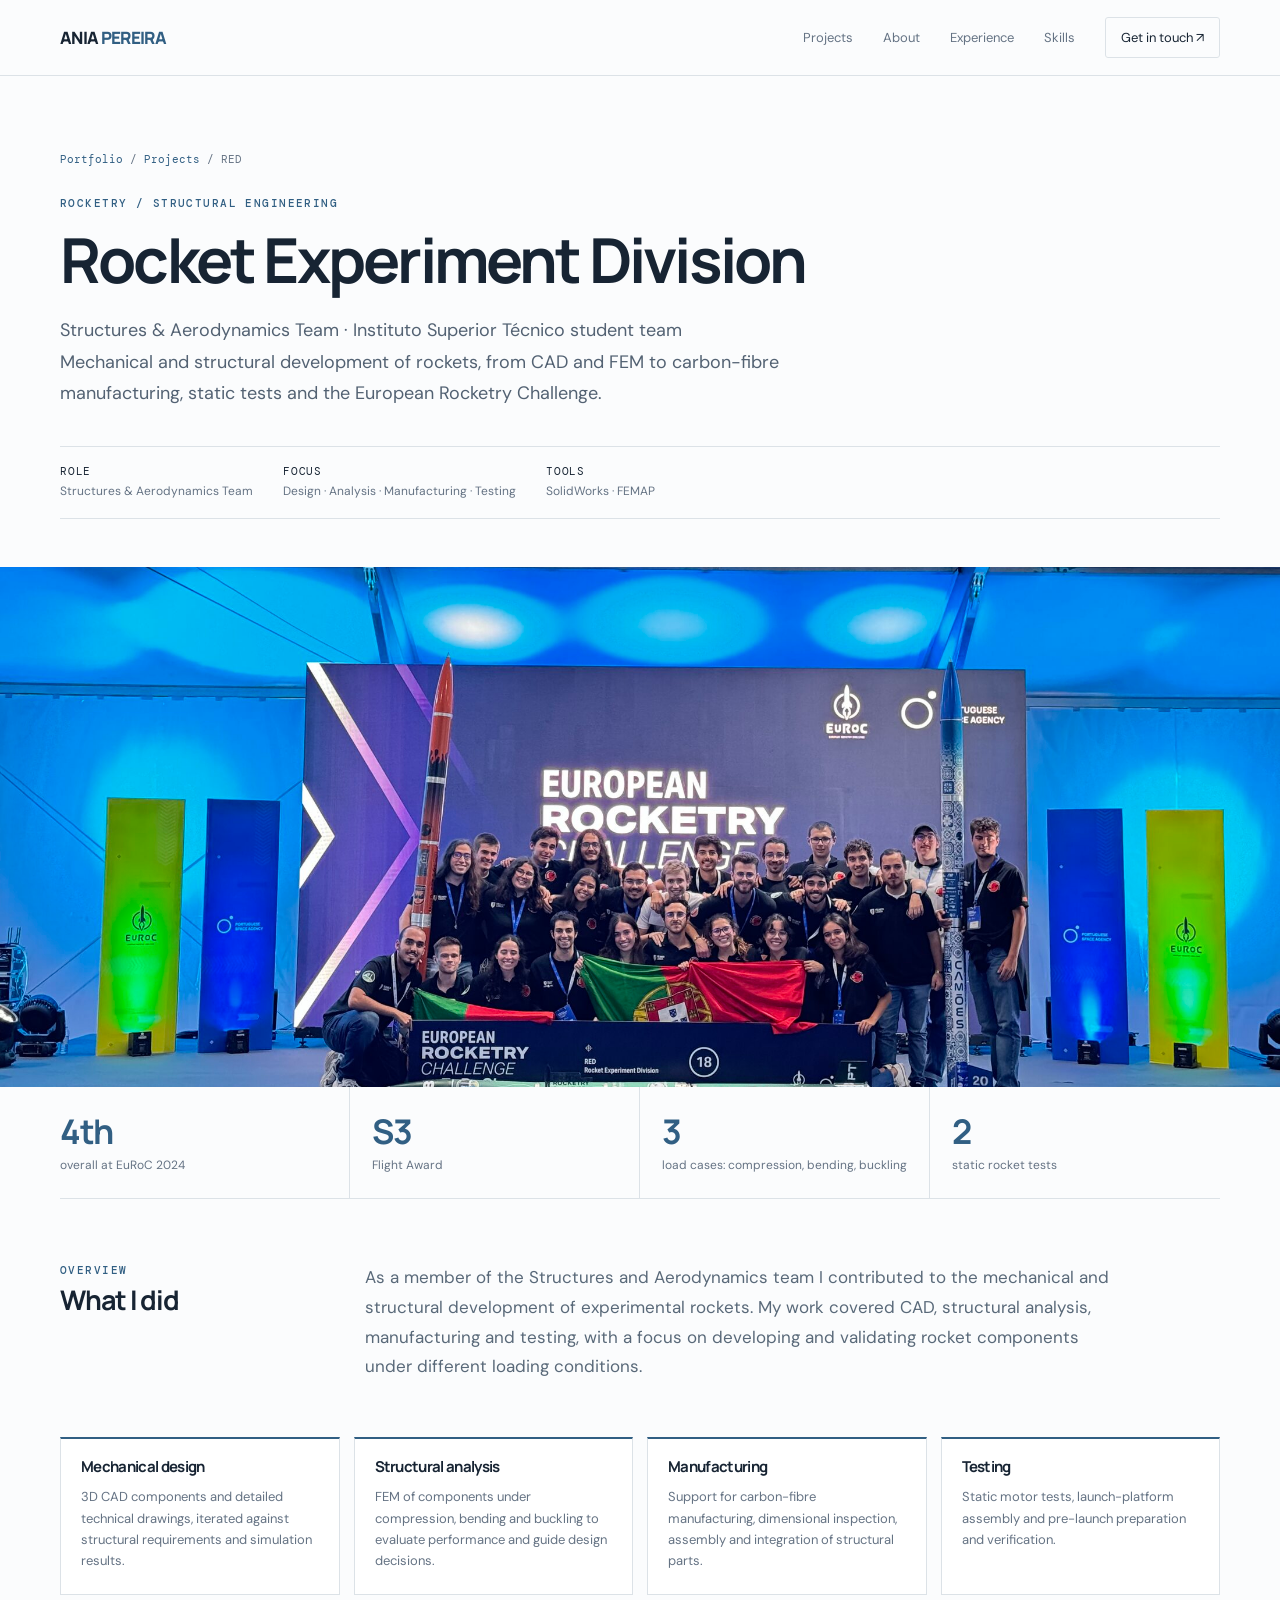
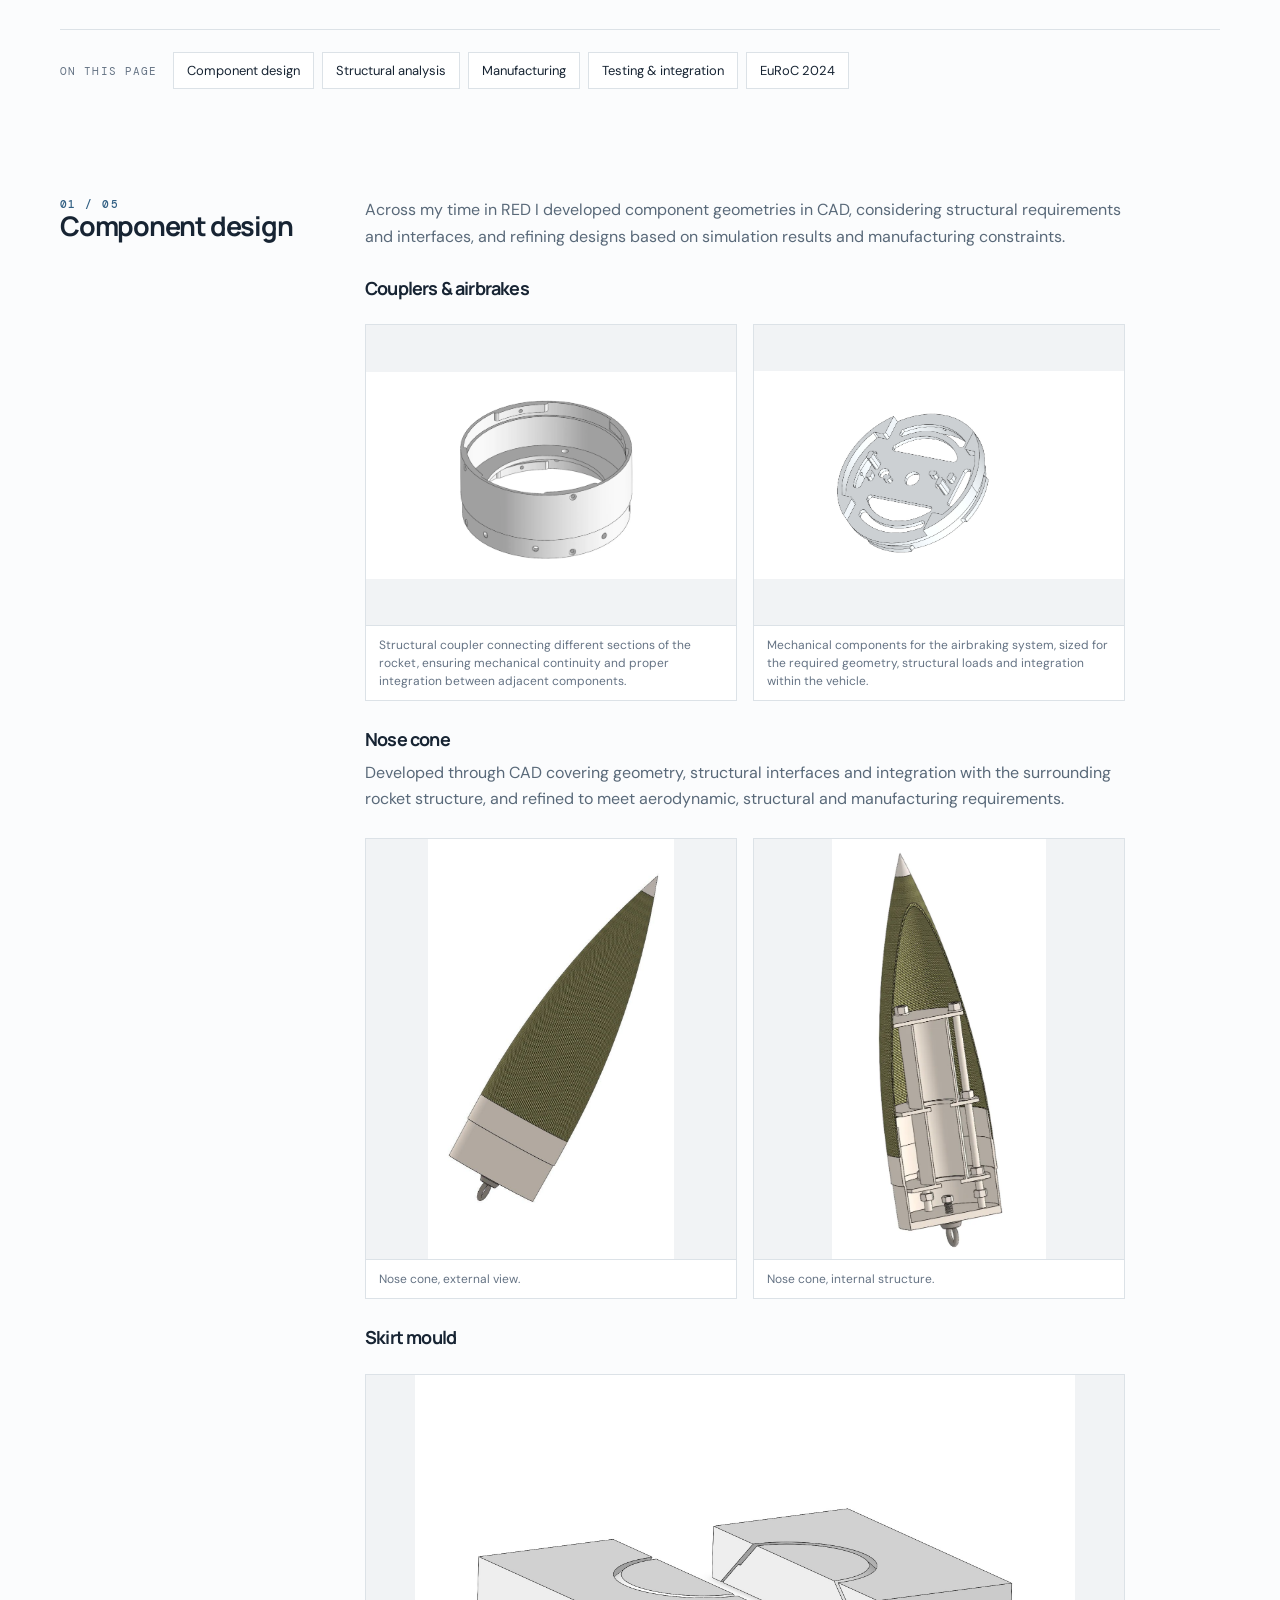
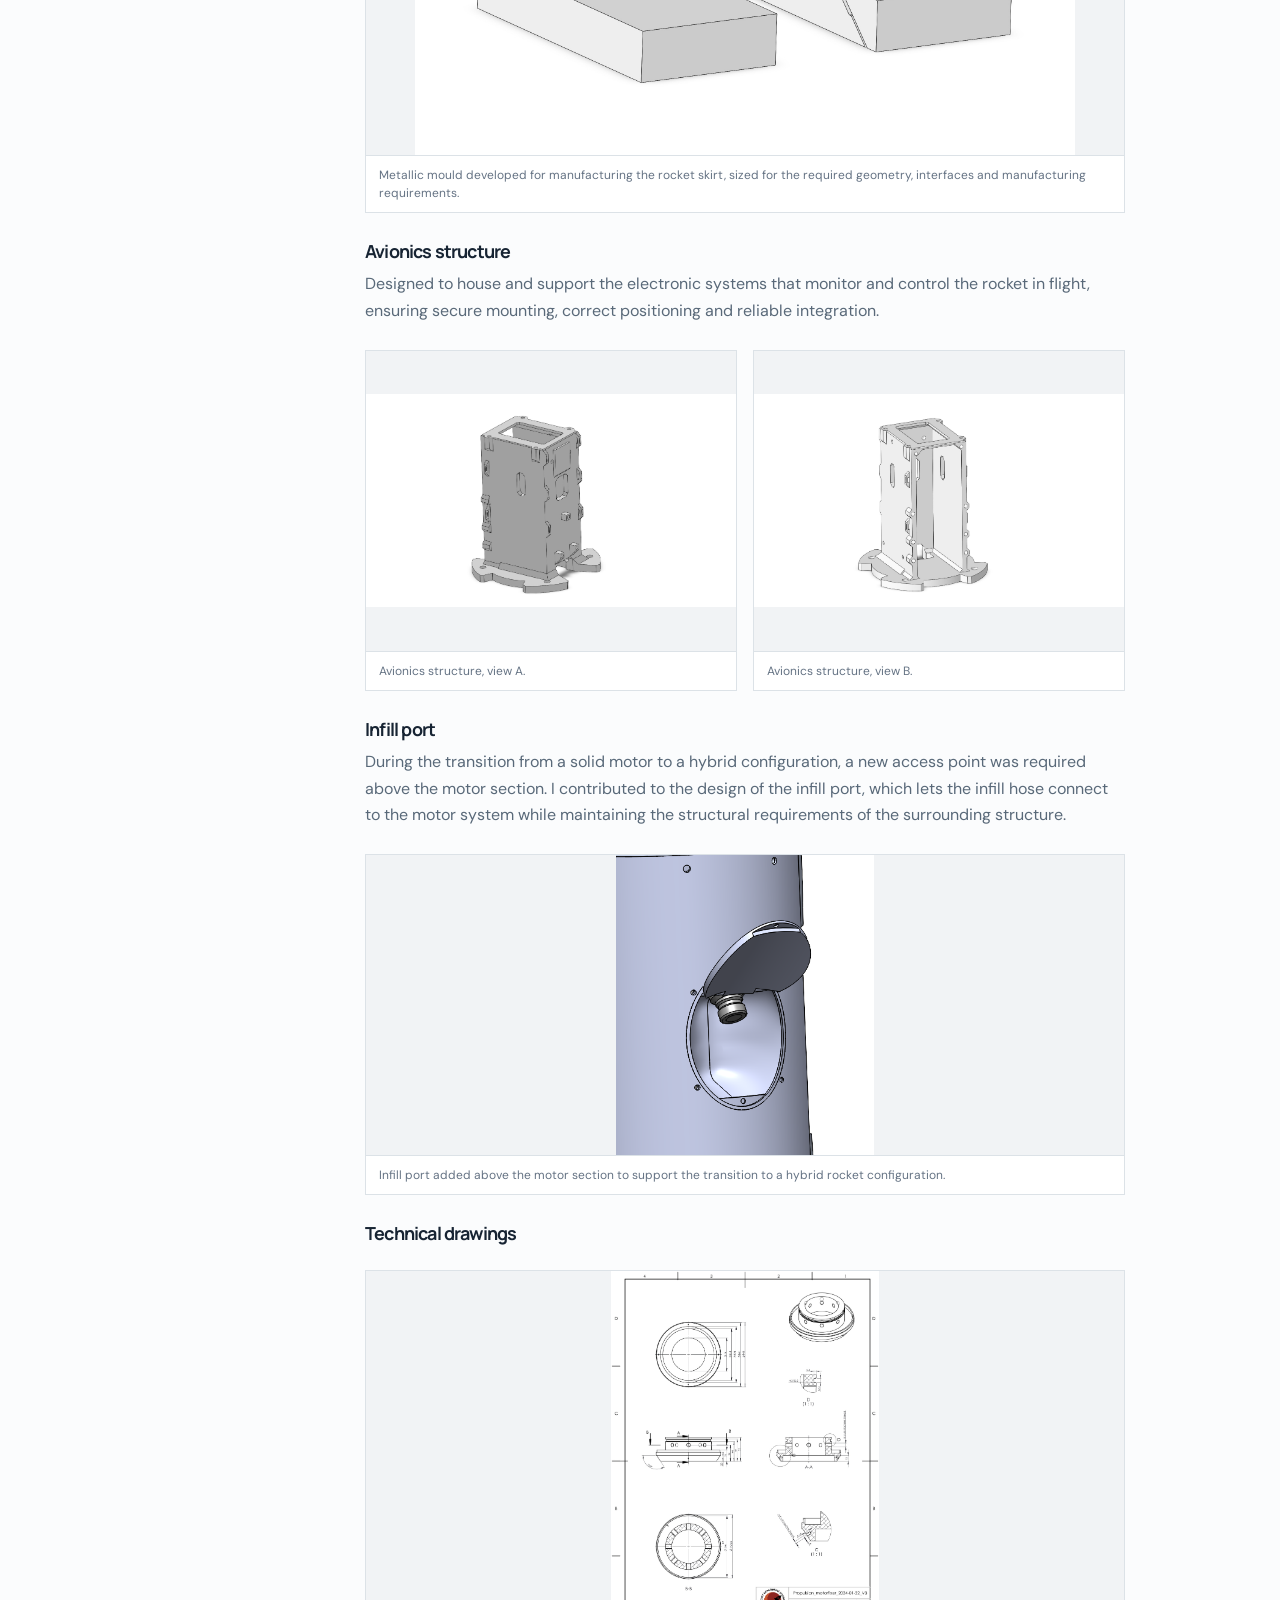
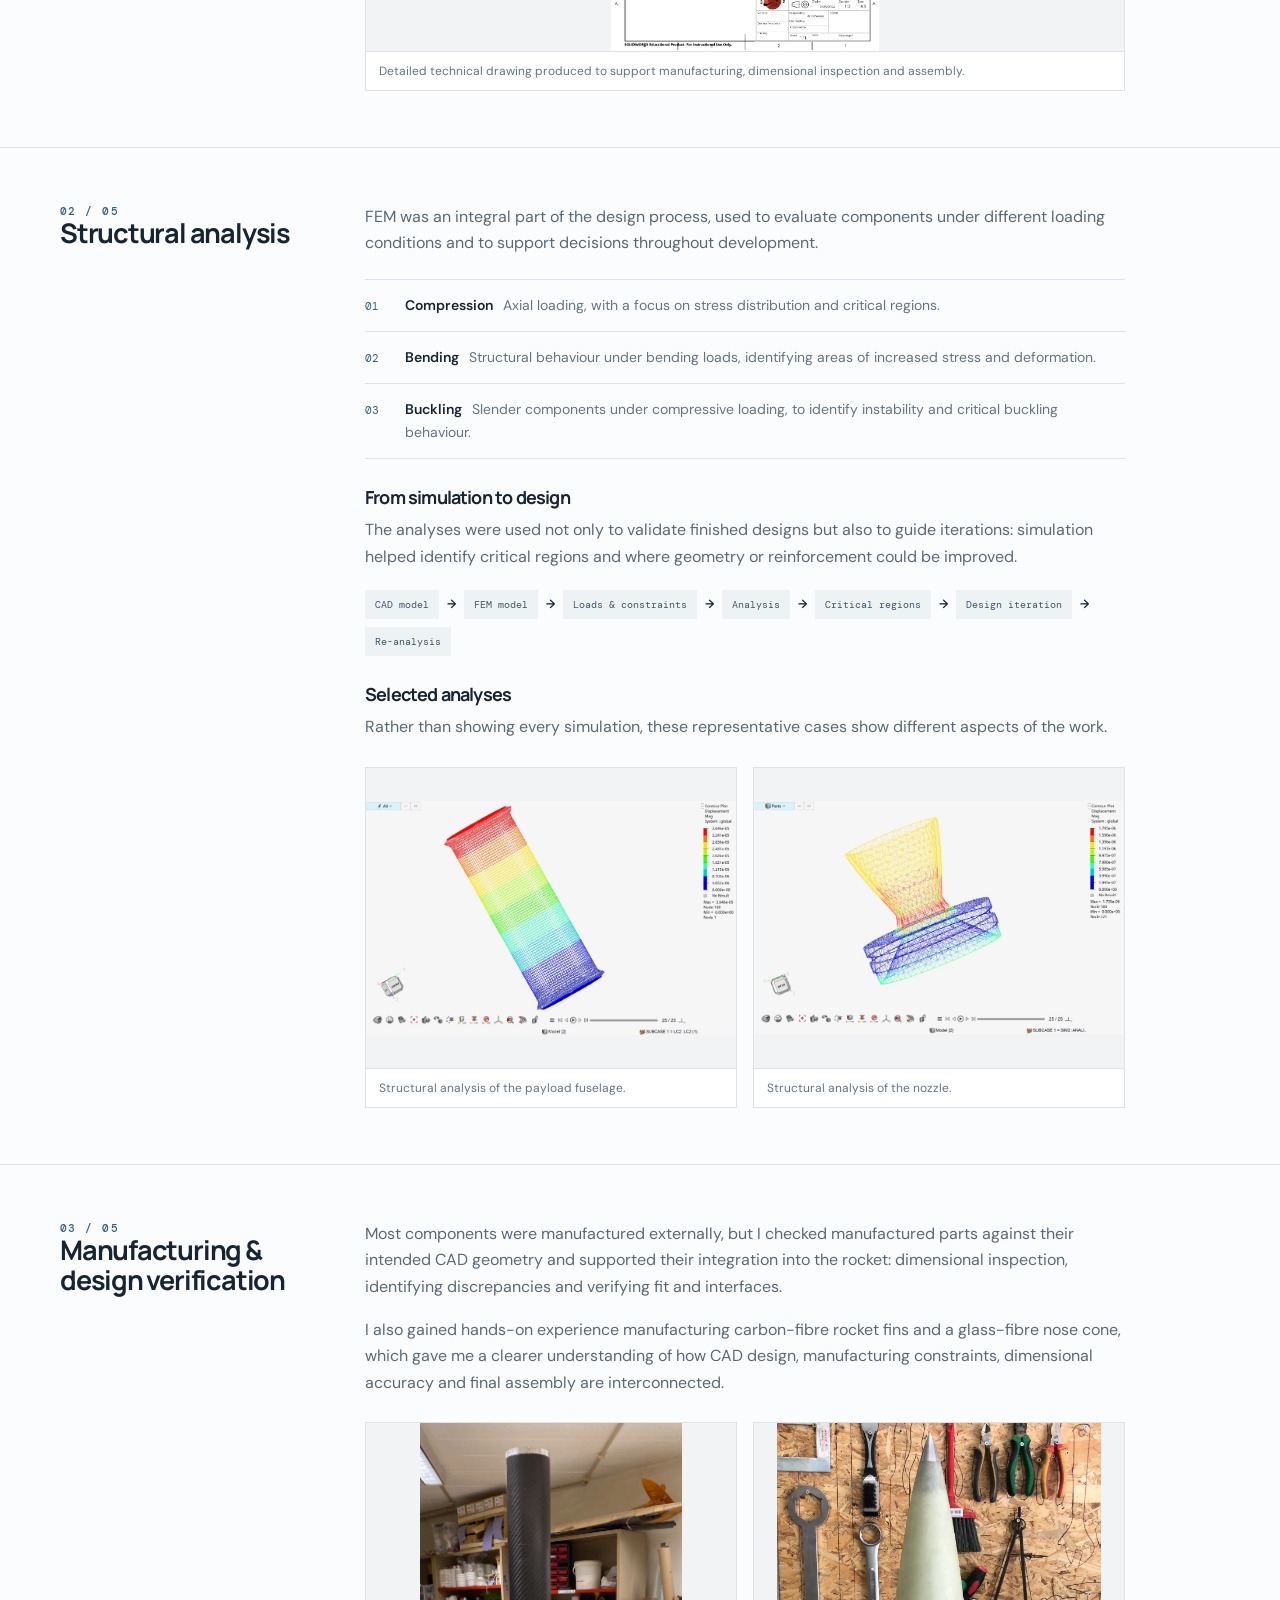
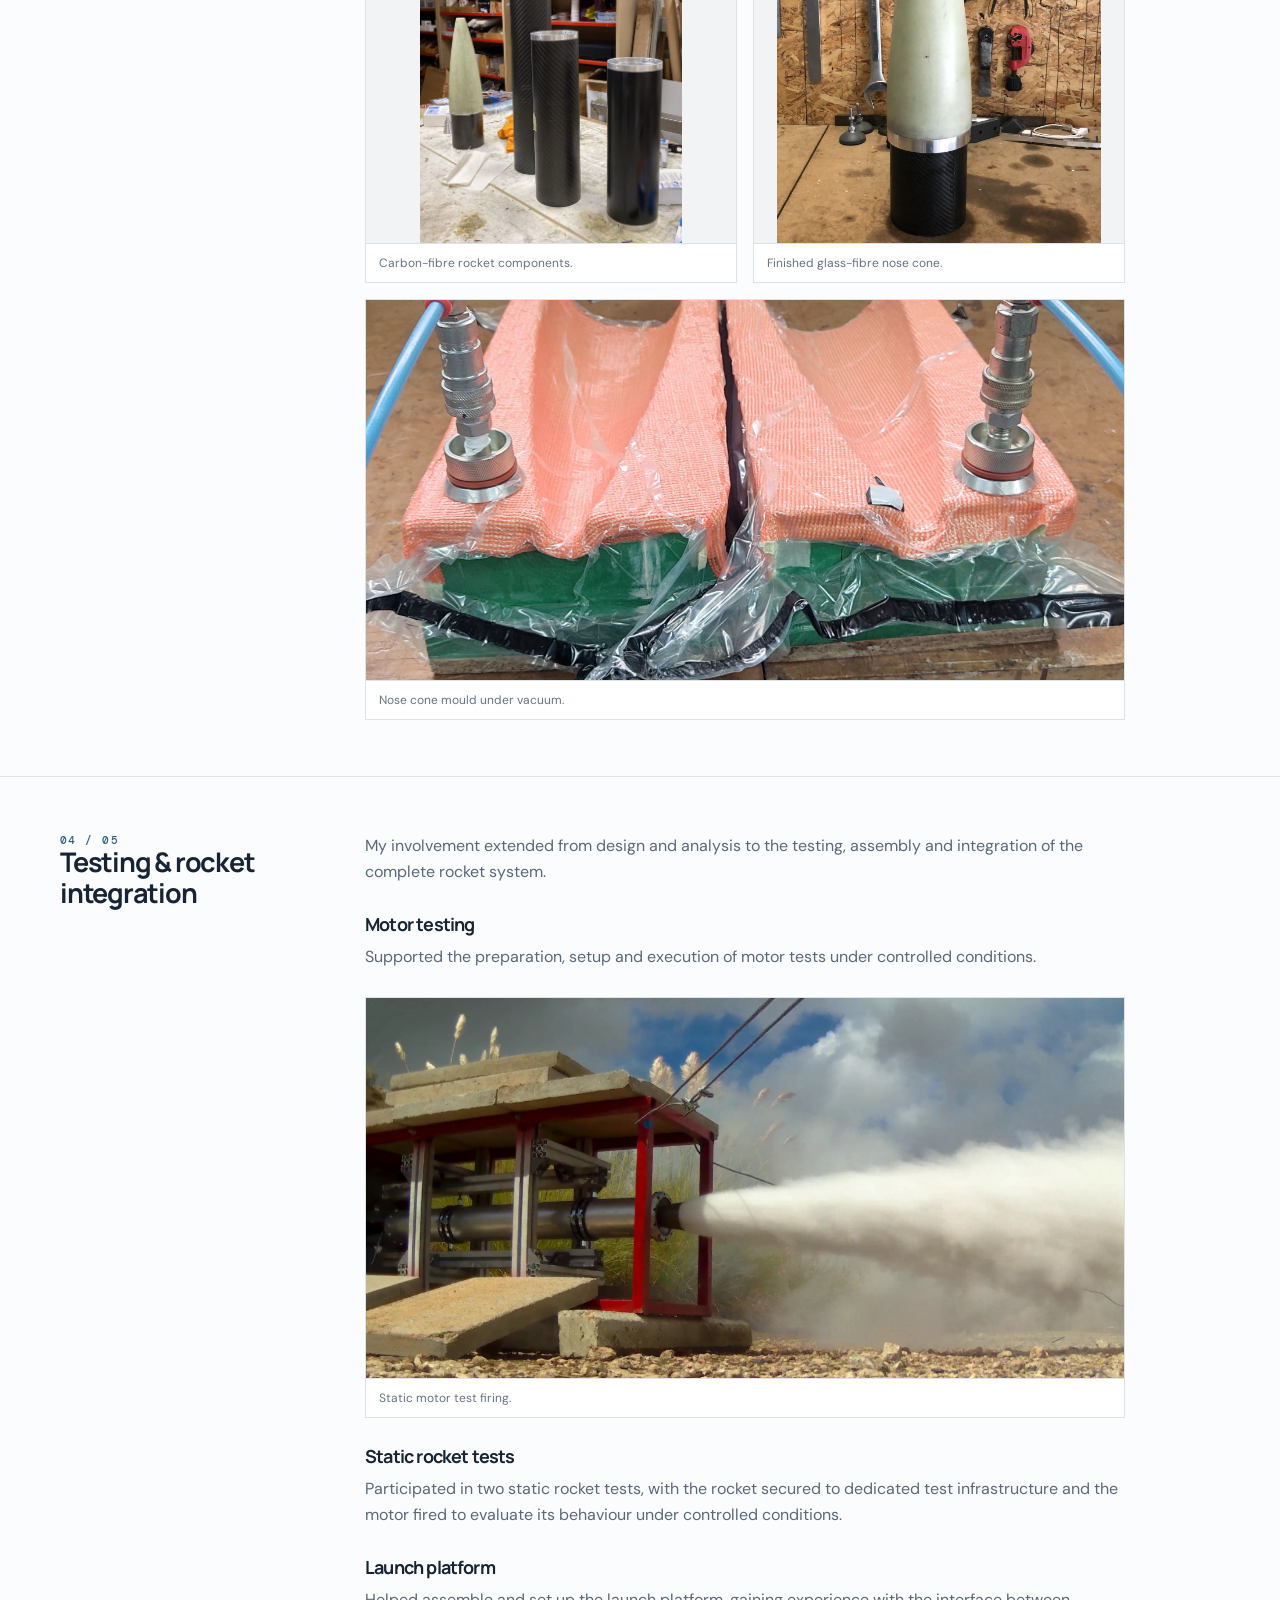
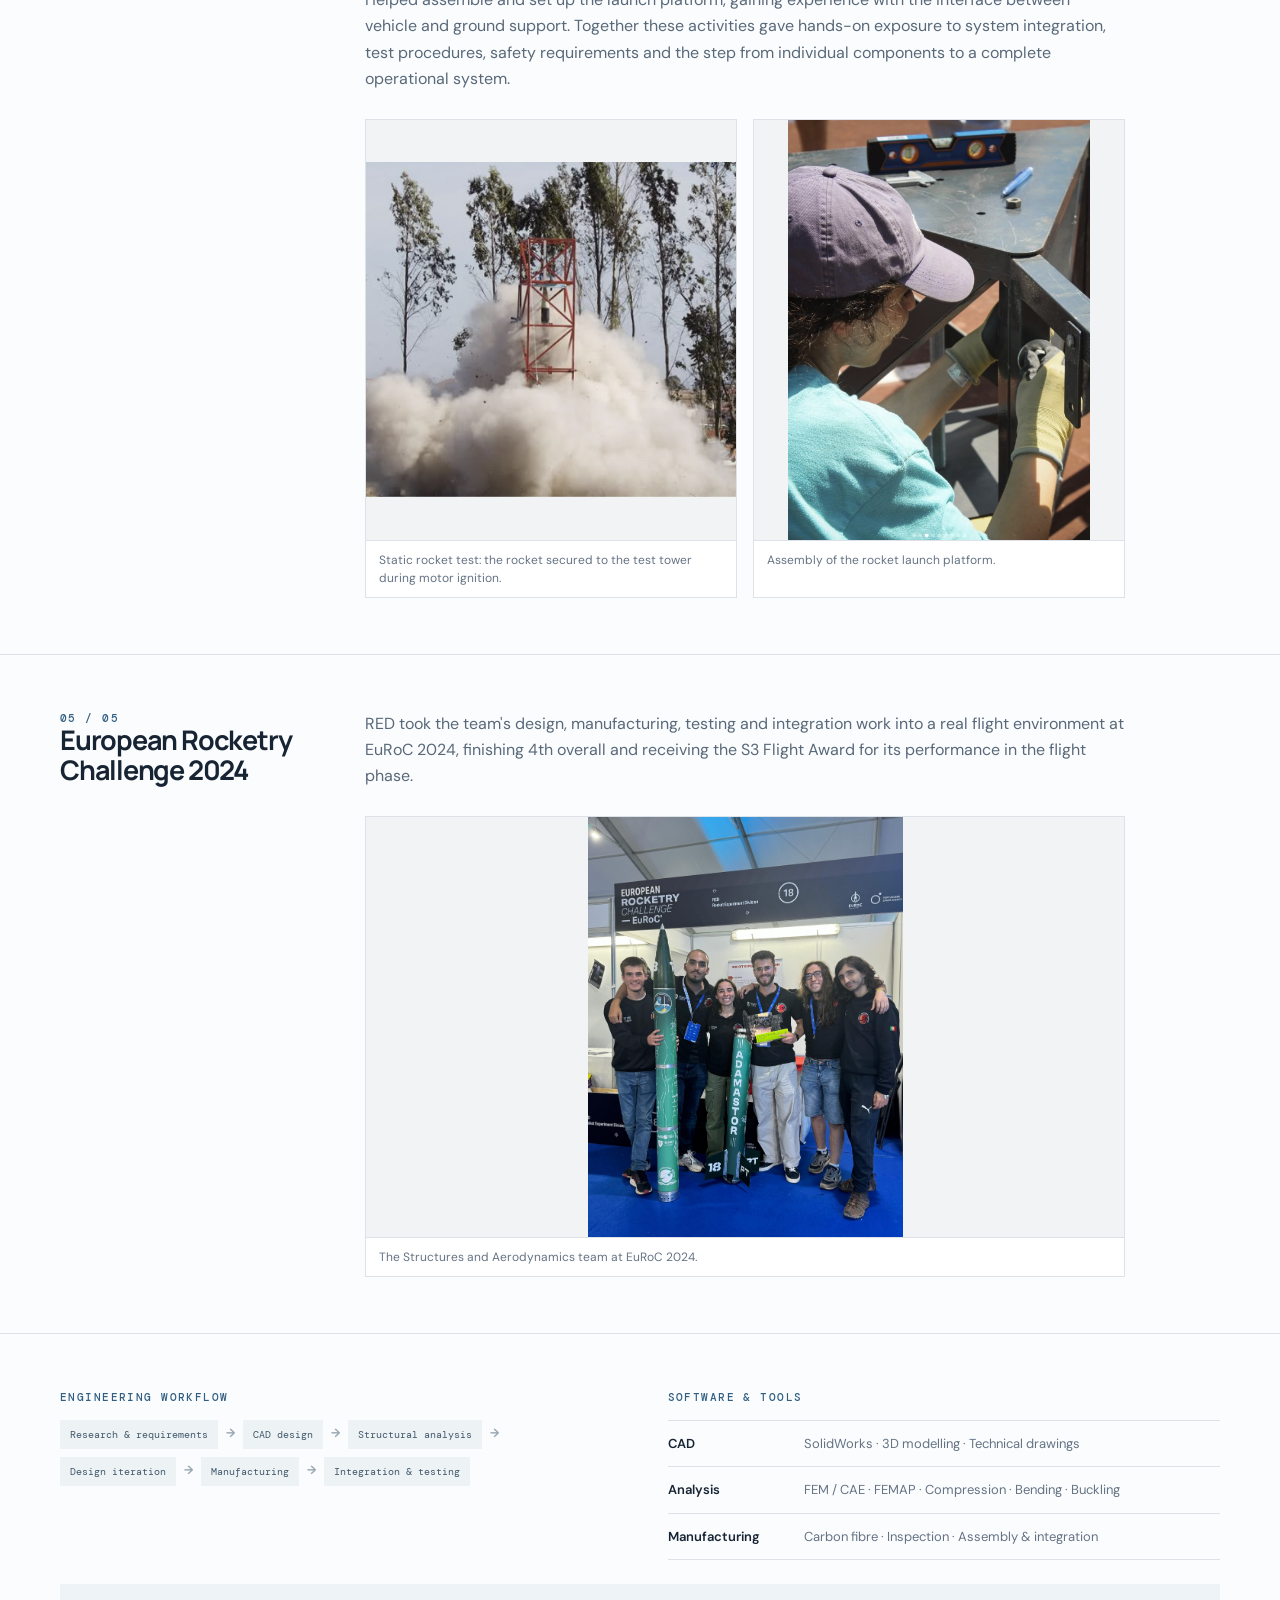
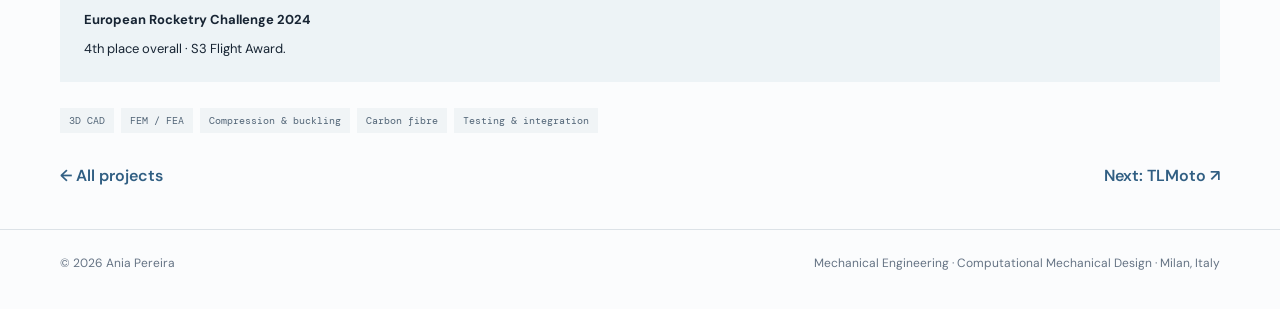
<file: red.html>
<!doctype html>
<html lang="en"><head><meta charset="utf-8"><meta name="viewport" content="width=device-width,initial-scale=1">
<meta name="description" content="Structures &amp; Aerodynamics Team, Rocket Experiment Division (IST): CAD, FEM structural analysis, carbon-fibre manufacturing and testing of experimental rockets. 4th overall at EuRoC 2024."><meta name="theme-color" content="#fbfcfd">
<title>RED — Rocket Experiment Division — Ania Pereira</title><link rel="stylesheet" href="styles.css"></head>
<body><header class="topbar"><div class="wrap nav">
<a class="brand" href="index.html">ANIA <span>PEREIRA</span></a>
<button class="menu" aria-label="Open navigation" aria-expanded="false">☰</button>
<nav class="navlinks"><a href="index.html#projects">Projects</a><a href="index.html#about">About</a><a href="index.html#experience">Experience</a><a href="index.html#skills">Skills</a><a class="contact-link" href="index.html#contact">Get in touch ↗</a></nav>
</div></header>
<main>
<section class="wrap project-hero">
<div class="crumb"><a href="index.html">Portfolio</a> / <a href="index.html#projects">Projects</a> / RED</div>
<div class="eyebrow">ROCKETRY / STRUCTURAL ENGINEERING</div>
<h1>Rocket Experiment Division</h1>
<div class="lead">Structures & Aerodynamics Team · Instituto Superior Técnico student team<br>Mechanical and structural development of rockets, from CAD and FEM to carbon-fibre manufacturing, static tests and the European Rocketry Challenge.</div>
<div class="project-facts"><div><strong>Role</strong>Structures & Aerodynamics Team</div><div><strong>Focus</strong>Design · Analysis · Manufacturing · Testing</div><div><strong>Tools</strong>SolidWorks · FEMAP</div></div>
</section>
<div class="feature-image">
    <img src="assets/red/IMG_8302.jpeg"
         alt="RED team at the European Rocketry Challenge 2024"
         style="object-position: center 75%;">
</div>
<div class="wrap"><div class="stats"><div><b>4th</b><span>overall at EuRoC 2024</span></div><div><b>S3</b><span>Flight Award</span></div><div><b>3</b><span>load cases: compression, bending, buckling</span></div><div><b>2</b><span>static rocket tests</span></div></div></div>
<section class="wrap overview"><div class="overview-grid"><div><div class="eyebrow">Overview</div><h2>What I did</h2></div><div class="content-copy"><p>As a member of the Structures and Aerodynamics team I contributed to the mechanical and structural development of experimental rockets. My work covered CAD, structural analysis, manufacturing and testing, with a focus on developing and validating rocket components under different loading conditions.</p></div></div>
<div class="contrib-grid"><div class="contrib"><h3>Mechanical design</h3><p>3D CAD components and detailed technical drawings, iterated against structural requirements and simulation results.</p></div><div class="contrib"><h3>Structural analysis</h3><p>FEM of components under compression, bending and buckling to evaluate performance and guide design decisions.</p></div><div class="contrib"><h3>Manufacturing</h3><p>Support for carbon-fibre manufacturing, dimensional inspection, assembly and integration of structural parts.</p></div><div class="contrib"><h3>Testing</h3><p>Static motor tests, launch-platform assembly and pre-launch preparation and verification.</p></div></div>
<nav class="toc" aria-label="On this page"><span>On this page</span><a href="#design">Component design</a><a href="#analysis">Structural analysis</a><a href="#manufacturing">Manufacturing</a><a href="#testing">Testing & integration</a><a href="#euroc">EuRoC 2024</a></nav></section>
<section class="content-section" id="design"><div class="wrap content-grid"><div class="side"><div class="eyebrow">01 / 05</div><h2>Component design</h2></div><div class="content-copy"><p>Across my time in RED I developed component geometries in CAD, considering structural requirements and interfaces, and refining designs based on simulation results and manufacturing constraints.</p><h3>Couplers & airbrakes</h3><div class="gallery g2"><figure class="contain"><img loading="lazy" src="assets/red/a13cfd28-e76a-4801-99b3-56f23ede9aa1.png" alt="Structural coupler CAD" data-lightbox><figcaption>Structural coupler connecting different sections of the rocket, ensuring mechanical continuity and proper integration between adjacent components.</figcaption></figure><figure class="contain"><img loading="lazy" src="assets/red/ADM-ABS-Lower_Plate.jpg" alt="Airbrake lower plate CAD" data-lightbox><figcaption>Mechanical components for the airbraking system, sized for the required geometry, structural loads and integration within the vehicle.</figcaption></figure></div><h3>Nose cone</h3><p>Developed through CAD covering geometry, structural interfaces and integration with the surrounding rocket structure, and refined to meet aerodynamic, structural and manufacturing requirements.</p><div class="gallery g2"><figure class="tall"><img loading="lazy" src="assets/red/26ef5ab3-db41-4082-970a-47b4b0802bb4.png" alt="Nose cone external view" data-lightbox><figcaption>Nose cone, external view.</figcaption></figure><figure class="tall"><img loading="lazy" src="assets/red/d7313b05-5be7-4ecf-8ed1-6c7f6fde8340.png" alt="Nose cone internal structure" data-lightbox><figcaption>Nose cone, internal structure.</figcaption></figure></div><h3>Skirt mould</h3><div class="gallery g1"><figure class="wide contain"><img loading="lazy" src="assets/red/skirt_molde.jpg" alt="Skirt mould CAD" data-lightbox><figcaption>Metallic mould developed for manufacturing the rocket skirt, sized for the required geometry, interfaces and manufacturing requirements.</figcaption></figure></div><h3>Avionics structure</h3><p>Designed to house and support the electronic systems that monitor and control the rocket in flight, ensuring secure mounting, correct positioning and reliable integration.</p><div class="gallery g2"><figure class="contain"><img loading="lazy" src="assets/red/avionica.jpg" alt="Avionics structure" data-lightbox><figcaption>Avionics structure, view A.</figcaption></figure><figure class="contain"><img loading="lazy" src="assets/red/avionica_.jpg" alt="Avionics structure alternate view" data-lightbox><figcaption>Avionics structure, view B.</figcaption></figure></div><h3>Infill port</h3><p>During the transition from a solid motor to a hybrid configuration, a new access point was required above the motor section. I contributed to the design of the infill port, which lets the infill hose connect to the motor system while maintaining the structural requirements of the surrounding structure.</p><div class="gallery g1"><figure class="contain"><img loading="lazy" src="assets/red/Captura_de_ecr_2025-06-09_194425.png" alt="Infill port CAD" data-lightbox><figcaption>Infill port added above the motor section to support the transition to a hybrid rocket configuration.</figcaption></figure></div><h3>Technical drawings</h3><div class="gallery g1"><figure class="wide contain"><img loading="lazy" src="assets/red/Propulsion_motorfixer_2024-01-22_V3_page-0001.jpg" alt="Technical drawing of the propulsion motor fixer" data-lightbox><figcaption>Detailed technical drawing produced to support manufacturing, dimensional inspection and assembly.</figcaption></figure></div></div></div></section><section class="content-section" id="analysis"><div class="wrap content-grid"><div class="side"><div class="eyebrow">02 / 05</div><h2>Structural analysis</h2></div><div class="content-copy"><p>FEM was an integral part of the design process, used to evaluate components under different loading conditions and to support decisions throughout development.</p><ol class="loads"><li><b>Compression</b>Axial loading, with a focus on stress distribution and critical regions.</li><li><b>Bending</b>Structural behaviour under bending loads, identifying areas of increased stress and deformation.</li><li><b>Buckling</b>Slender components under compressive loading, to identify instability and critical buckling behaviour.</li></ol><h3>From simulation to design</h3><p>The analyses were used not only to validate finished designs but also to guide iterations: simulation helped identify critical regions and where geometry or reinforcement could be improved.</p><div class="process"><span>CAD model</span><b>→</b><span>FEM model</span><b>→</b><span>Loads & constraints</span><b>→</b><span>Analysis</span><b>→</b><span>Critical regions</span><b>→</b><span>Design iteration</span><b>→</b><span>Re-analysis</span></div><h3>Selected analyses</h3><p>Rather than showing every simulation, these representative cases show different aspects of the work.</p><div class="gallery g2"><figure class="contain"><img loading="lazy" src="assets/red/teste1.jpg" alt="FEM result for the payload fuselage" data-lightbox><figcaption>Structural analysis of the payload fuselage.</figcaption></figure><figure class="contain"><img loading="lazy" src="assets/red/teste2.jpg" alt="FEM result for the nozzle" data-lightbox><figcaption>Structural analysis of the nozzle.</figcaption></figure></div></div></div></section><section class="content-section" id="manufacturing"><div class="wrap content-grid"><div class="side"><div class="eyebrow">03 / 05</div><h2>Manufacturing & design verification</h2></div><div class="content-copy"><p>Most components were manufactured externally, but I checked manufactured parts against their intended CAD geometry and supported their integration into the rocket: dimensional inspection, identifying discrepancies and verifying fit and interfaces.</p><p>I also gained hands-on experience manufacturing carbon-fibre rocket fins and a glass-fibre nose cone, which gave me a clearer understanding of how CAD design, manufacturing constraints, dimensional accuracy and final assembly are interconnected.</p><div class="gallery g2"><figure class="tall"><img loading="lazy" src="assets/red/e3e7a123-3447-4a25-80fa-d094fb1d2d1c.png" alt="Carbon-fibre rocket components" data-lightbox><figcaption>Carbon-fibre rocket components.</figcaption></figure><figure class="tall"><img loading="lazy" src="assets/red/Nose_Cone.jpg" alt="Finished glass-fibre nose cone" data-lightbox><figcaption>Finished glass-fibre nose cone.</figcaption></figure><figure class="wide"><img loading="lazy" src="assets/red/Vacuum.jpg" alt="Nose cone mould under vacuum" data-lightbox><figcaption>Nose cone mould under vacuum.</figcaption></figure></div></div></div></section><section class="content-section" id="testing"><div class="wrap content-grid"><div class="side"><div class="eyebrow">04 / 05</div><h2>Testing & rocket integration</h2></div><div class="content-copy"><p>My involvement extended from design and analysis to the testing, assembly and integration of the complete rocket system.</p><h3>Motor testing</h3><p>Supported the preparation, setup and execution of motor tests under controlled conditions.</p><div class="gallery g1"><figure class="wide"><img loading="lazy" src="assets/red/9k_test.png" alt="Static motor test firing" data-lightbox><figcaption>Static motor test firing.</figcaption></figure></div><h3>Static rocket tests</h3><p>Participated in two static rocket tests, with the rocket secured to dedicated test infrastructure and the motor fired to evaluate its behaviour under controlled conditions.</p><h3>Launch platform</h3><p>Helped assemble and set up the launch platform, gaining experience with the interface between vehicle and ground support. Together these activities gave hands-on exposure to system integration, test procedures, safety requirements and the step from individual components to a complete operational system.</p><div class="gallery g2"><figure class="tall"><img loading="lazy" src="assets/red/image.png" alt="Static rocket test" data-lightbox><figcaption>Static rocket test: the rocket secured to the test tower during motor ignition.</figcaption></figure><figure class="tall"><img loading="lazy" src="assets/red/Captura_de_ecr_2026-09-17_212237.jpg" alt="Launch platform assembly" data-lightbox><figcaption>Assembly of the rocket launch platform.</figcaption></figure></div></div></div></section><section class="content-section" id="euroc"><div class="wrap content-grid"><div class="side"><div class="eyebrow">05 / 05</div><h2>European Rocketry Challenge 2024</h2></div><div class="content-copy"><p>RED took the team's design, manufacturing, testing and integration work into a real flight environment at EuRoC 2024, finishing 4th overall and receiving the S3 Flight Award for its performance in the flight phase.</p><div class="gallery g1"><figure class="tall"><img loading="lazy" src="assets/red/WhatsApp_Image_2026-09-17_at_19.40.59.jpeg" alt="Structures and Aerodynamics team at EuRoC 2024" data-lightbox><figcaption>The Structures and Aerodynamics team at EuRoC 2024.</figcaption></figure></div></div></div></section>
<section class="wrap wrapup">
<div class="wrapup-grid"><div><div class="eyebrow">Engineering workflow</div><div class="process"><span>Research & requirements</span><b>→</b><span>CAD design</span><b>→</b><span>Structural analysis</span><b>→</b><span>Design iteration</span><b>→</b><span>Manufacturing</span><b>→</b><span>Integration & testing</span></div></div>
<div><div class="eyebrow">Software & tools</div><div class="tools"><div><strong>CAD</strong><span>SolidWorks · 3D modelling · Technical drawings</span></div><div><strong>Analysis</strong><span>FEM / CAE · FEMAP · Compression · Bending · Buckling</span></div><div><strong>Manufacturing</strong><span>Carbon fibre · Inspection · Assembly & integration</span></div></div></div></div>
<div class="callout"><strong>European Rocketry Challenge 2024</strong><p>4th place overall · S3 Flight Award.</p></div>
<div class="tags" style="margin-top:26px"><span class="tag">3D CAD</span><span class="tag">FEM / FEA</span><span class="tag">Compression & buckling</span><span class="tag">Carbon fibre</span><span class="tag">Testing & integration</span></div>
<div class="next-project"><a href="index.html#projects">← All projects</a><a href="tlmoto.html">Next: TLMoto ↗</a></div>
</section>
</main><footer class="footer"><div class="wrap footer-inner"><span>© 2026 Ania Pereira</span><span>Mechanical Engineering · Computational Mechanical Design · Milan, Italy</span></div></footer>
<div class="lightbox" aria-label="Image preview" role="dialog"><button aria-label="Close image">×</button><figure><img alt=""><figcaption></figcaption></figure></div>
<script src="script.js"></script></body></html>
</file>
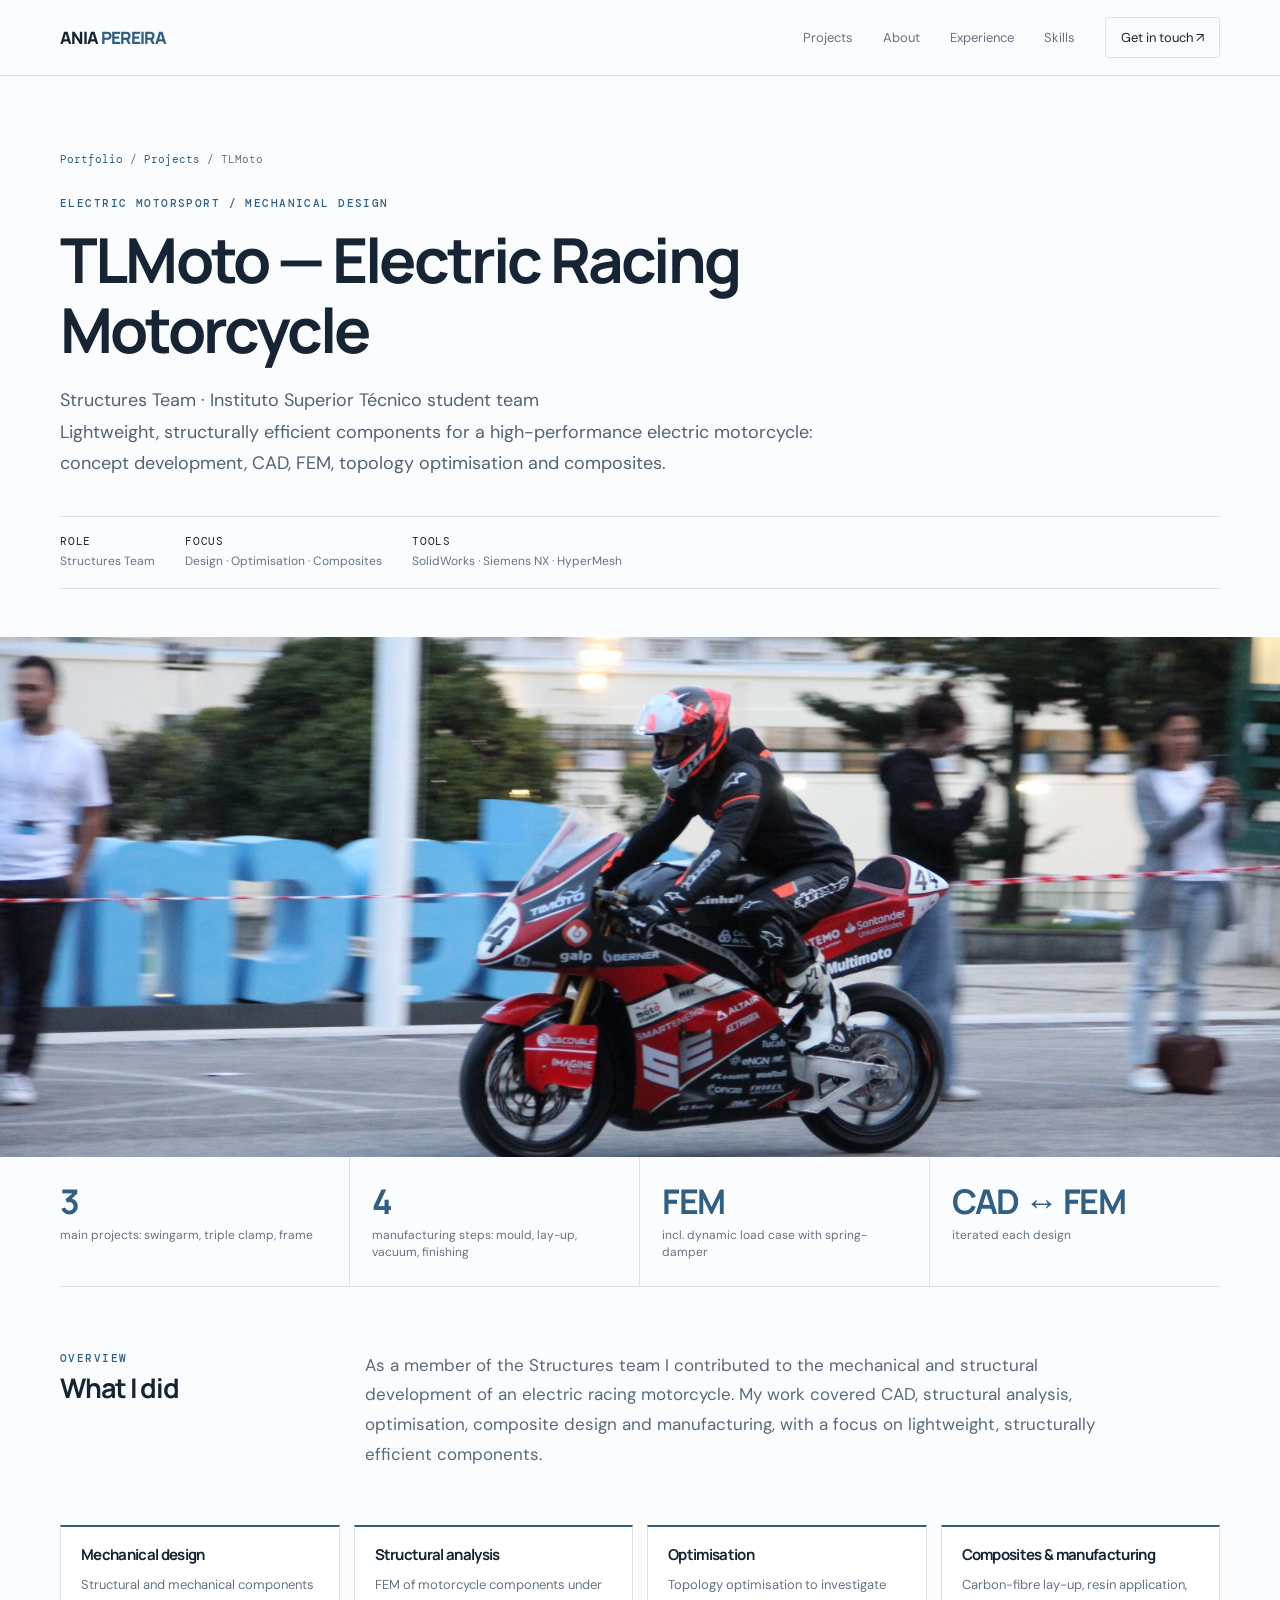
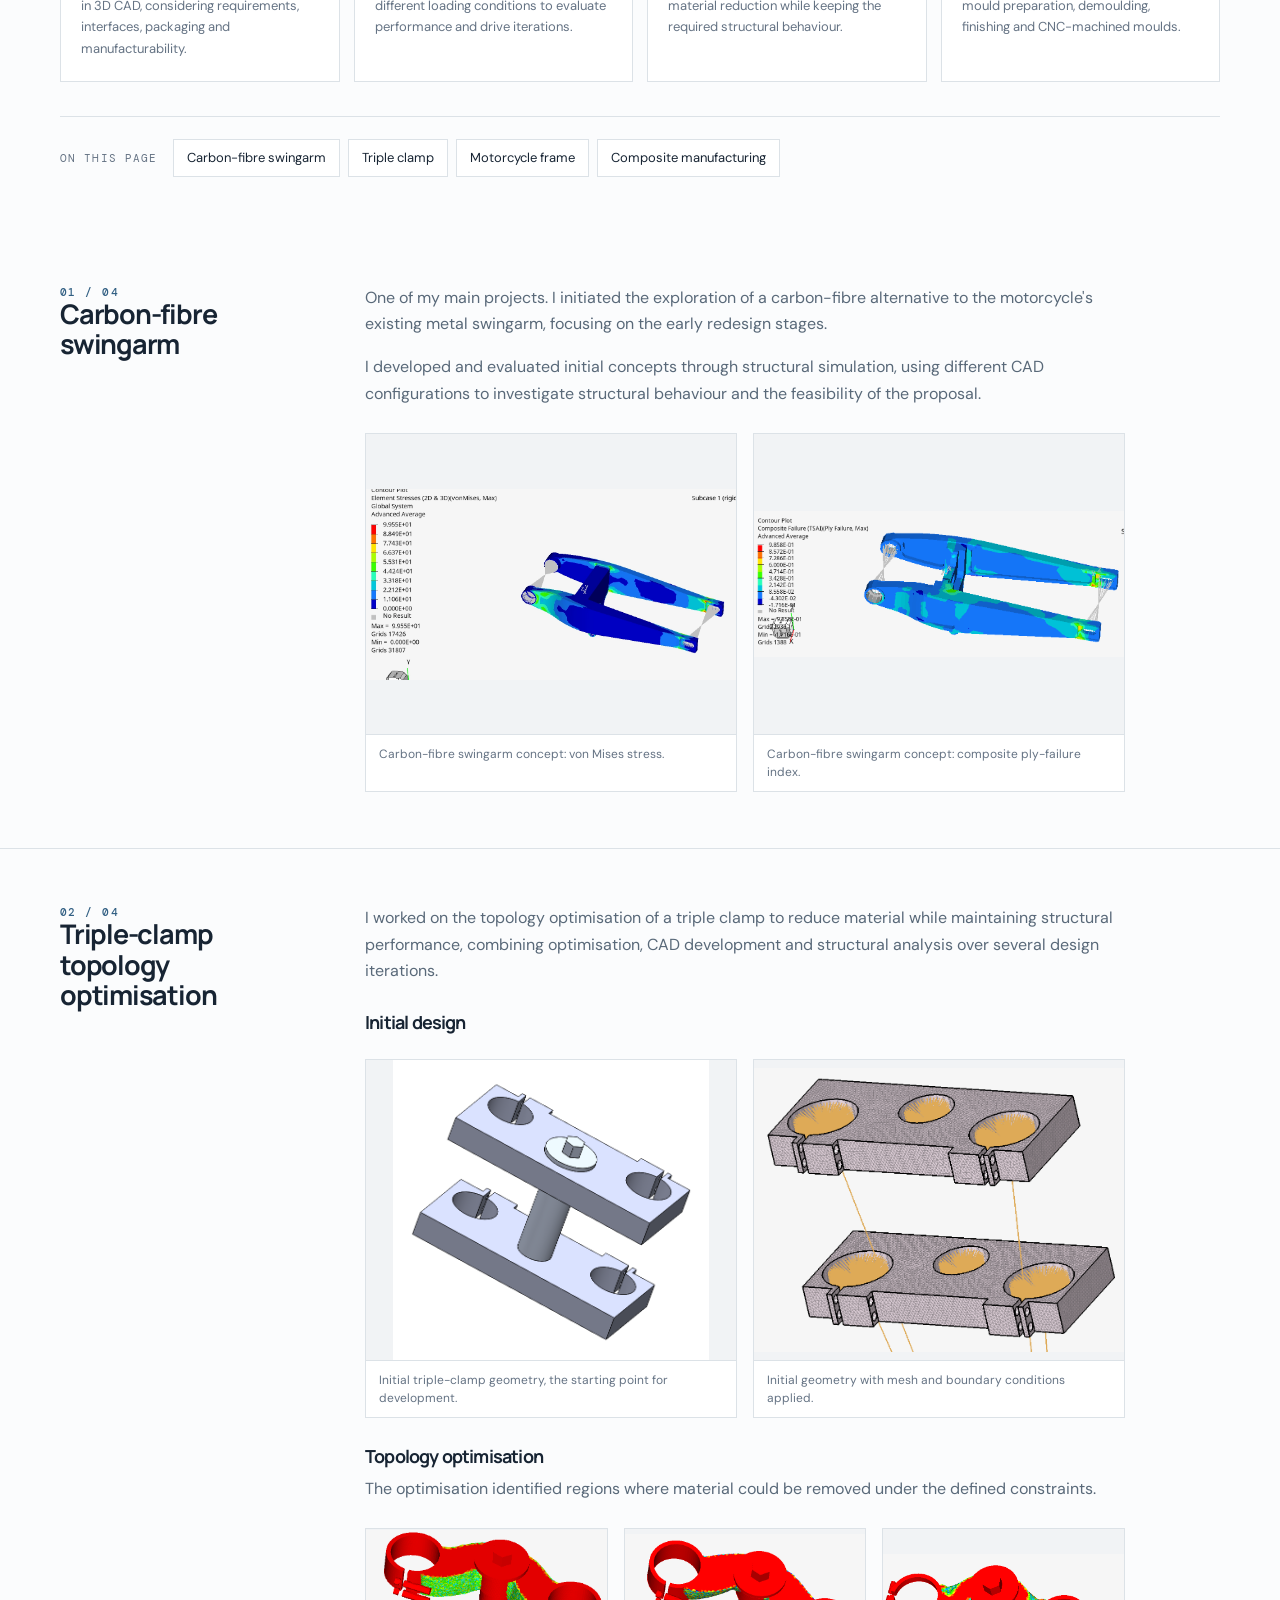
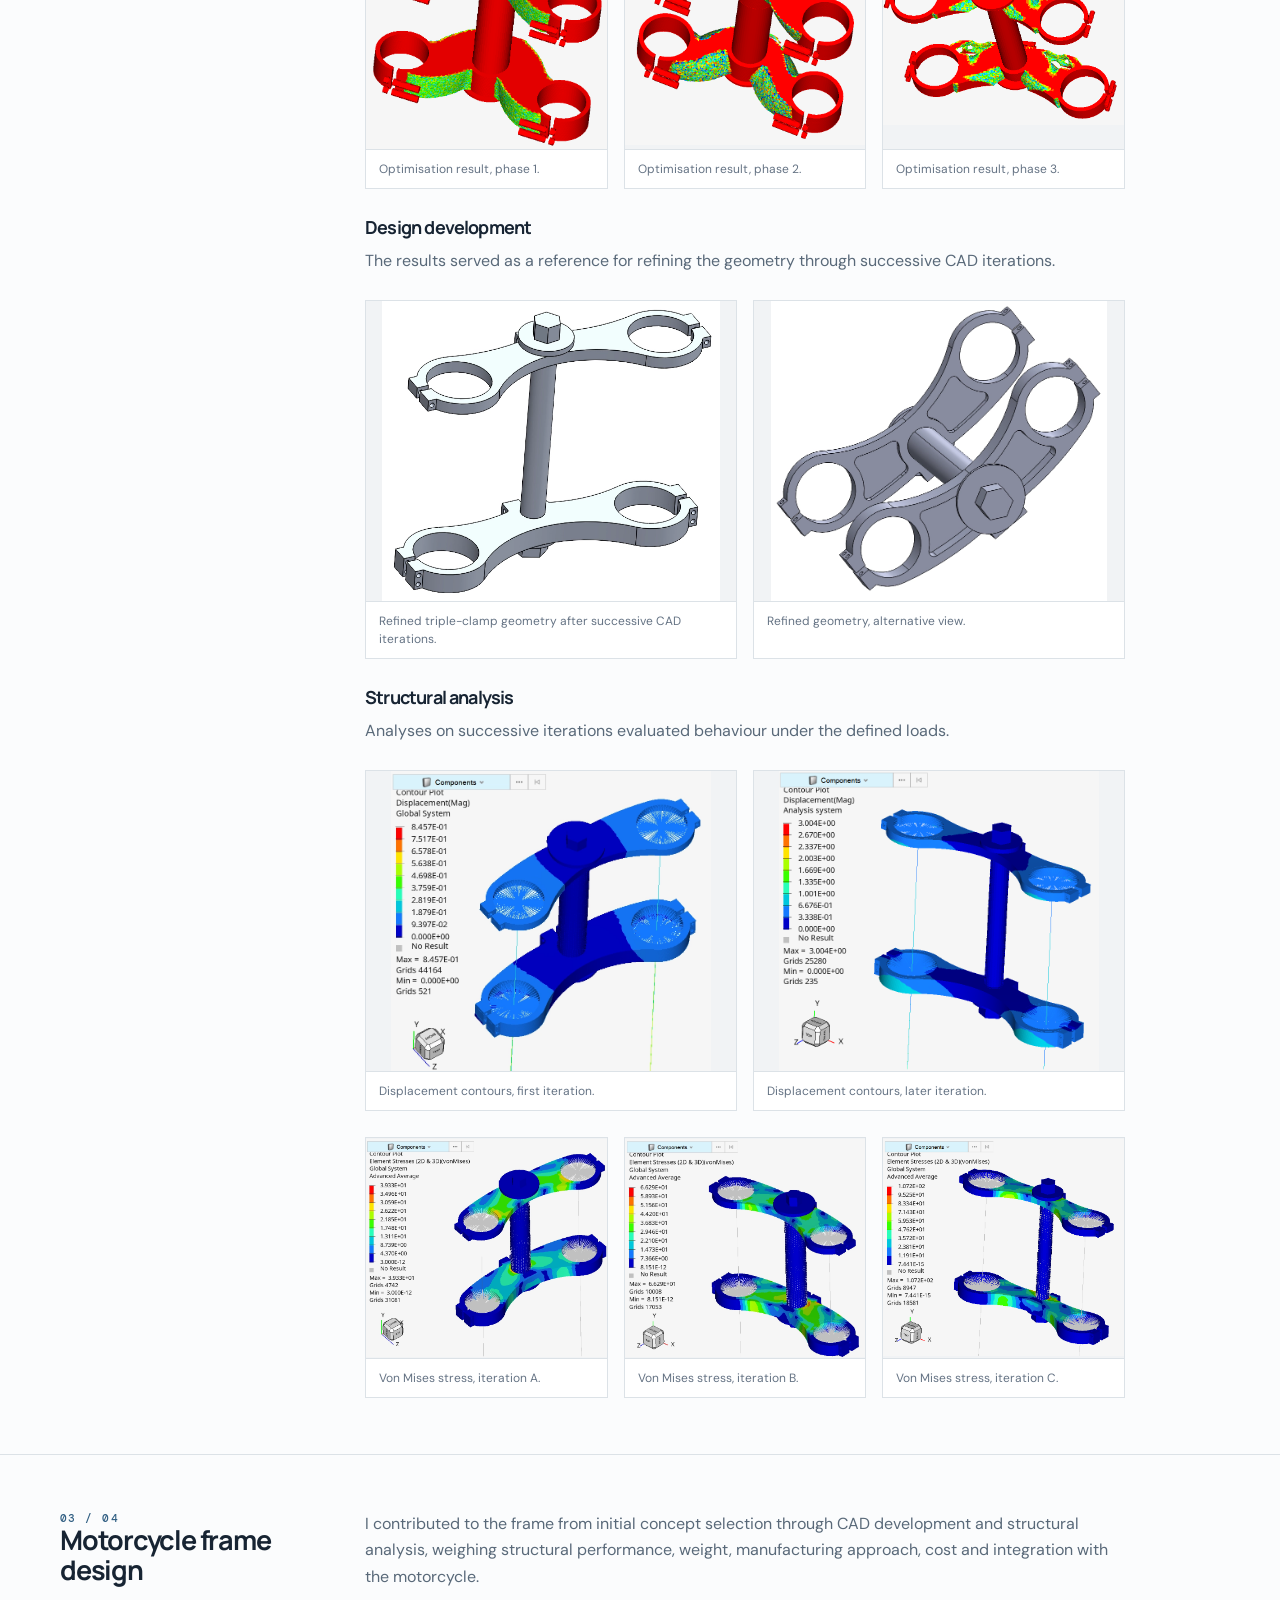
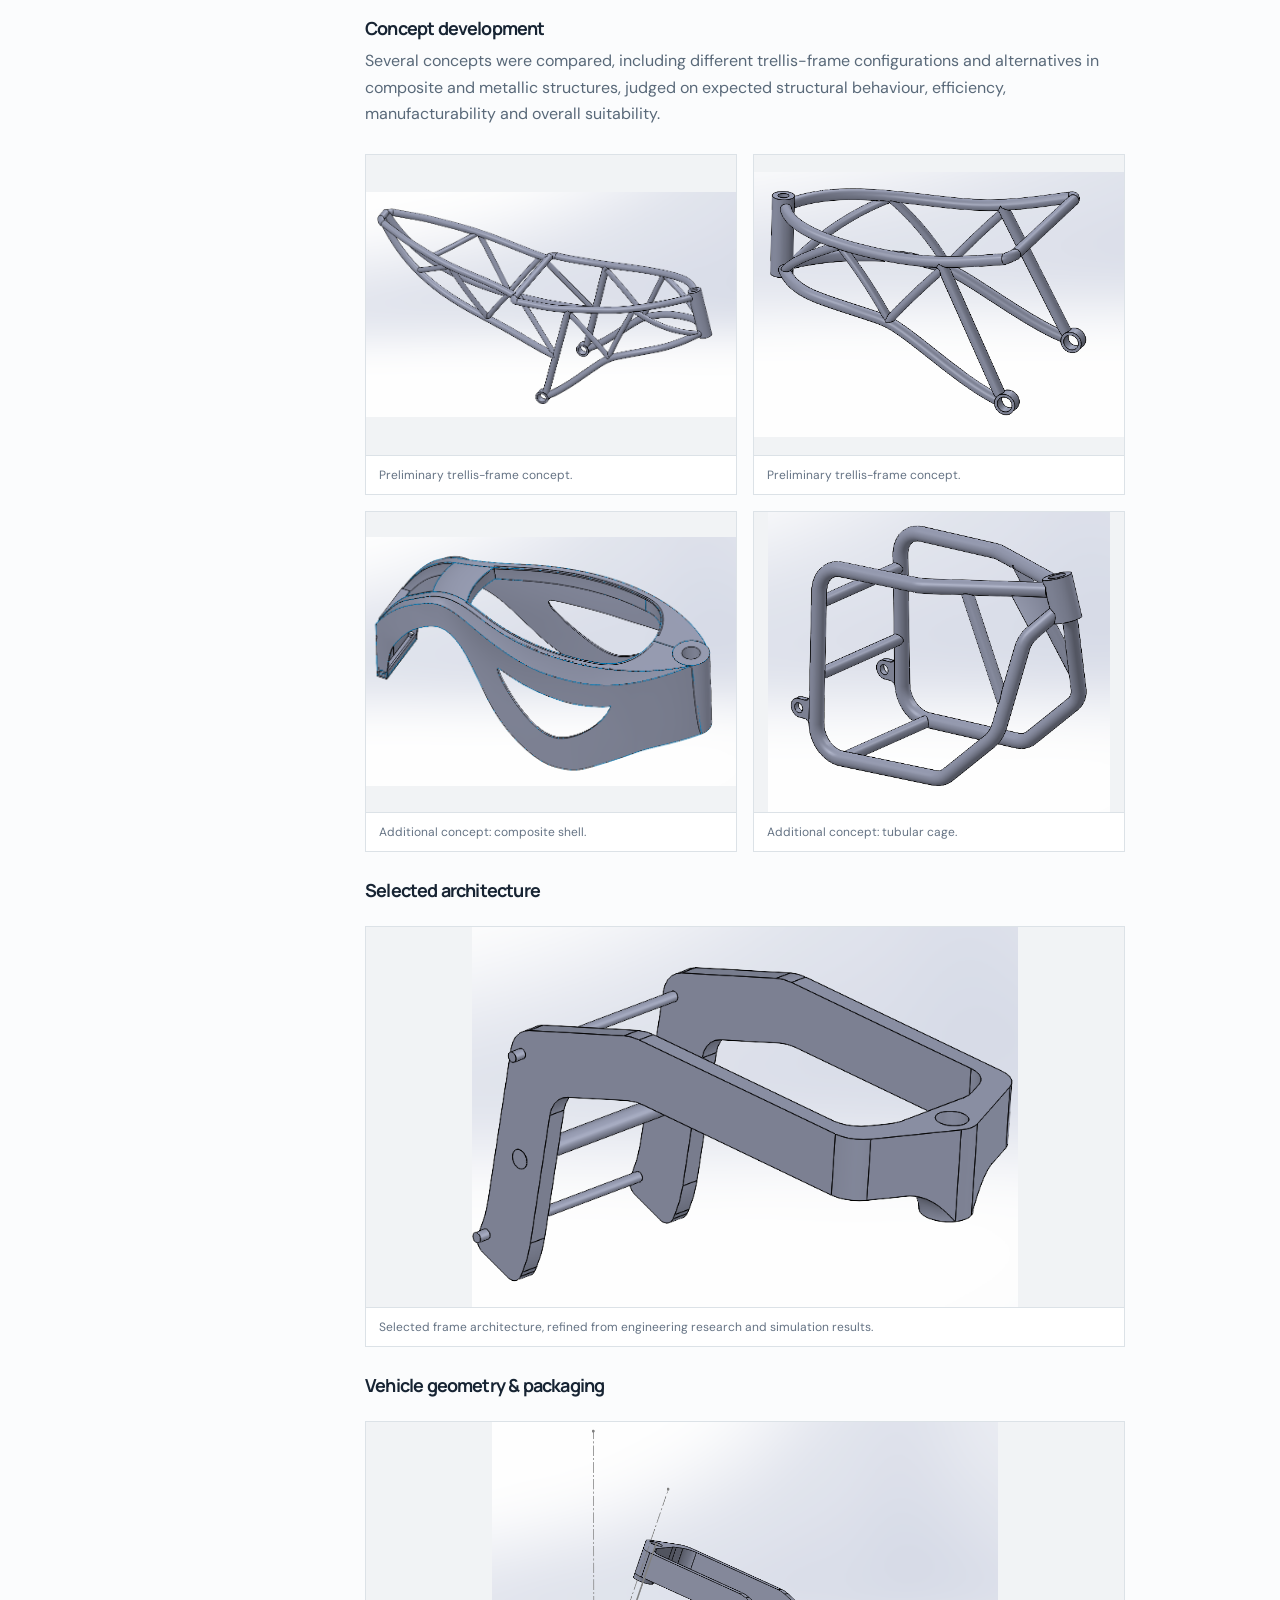
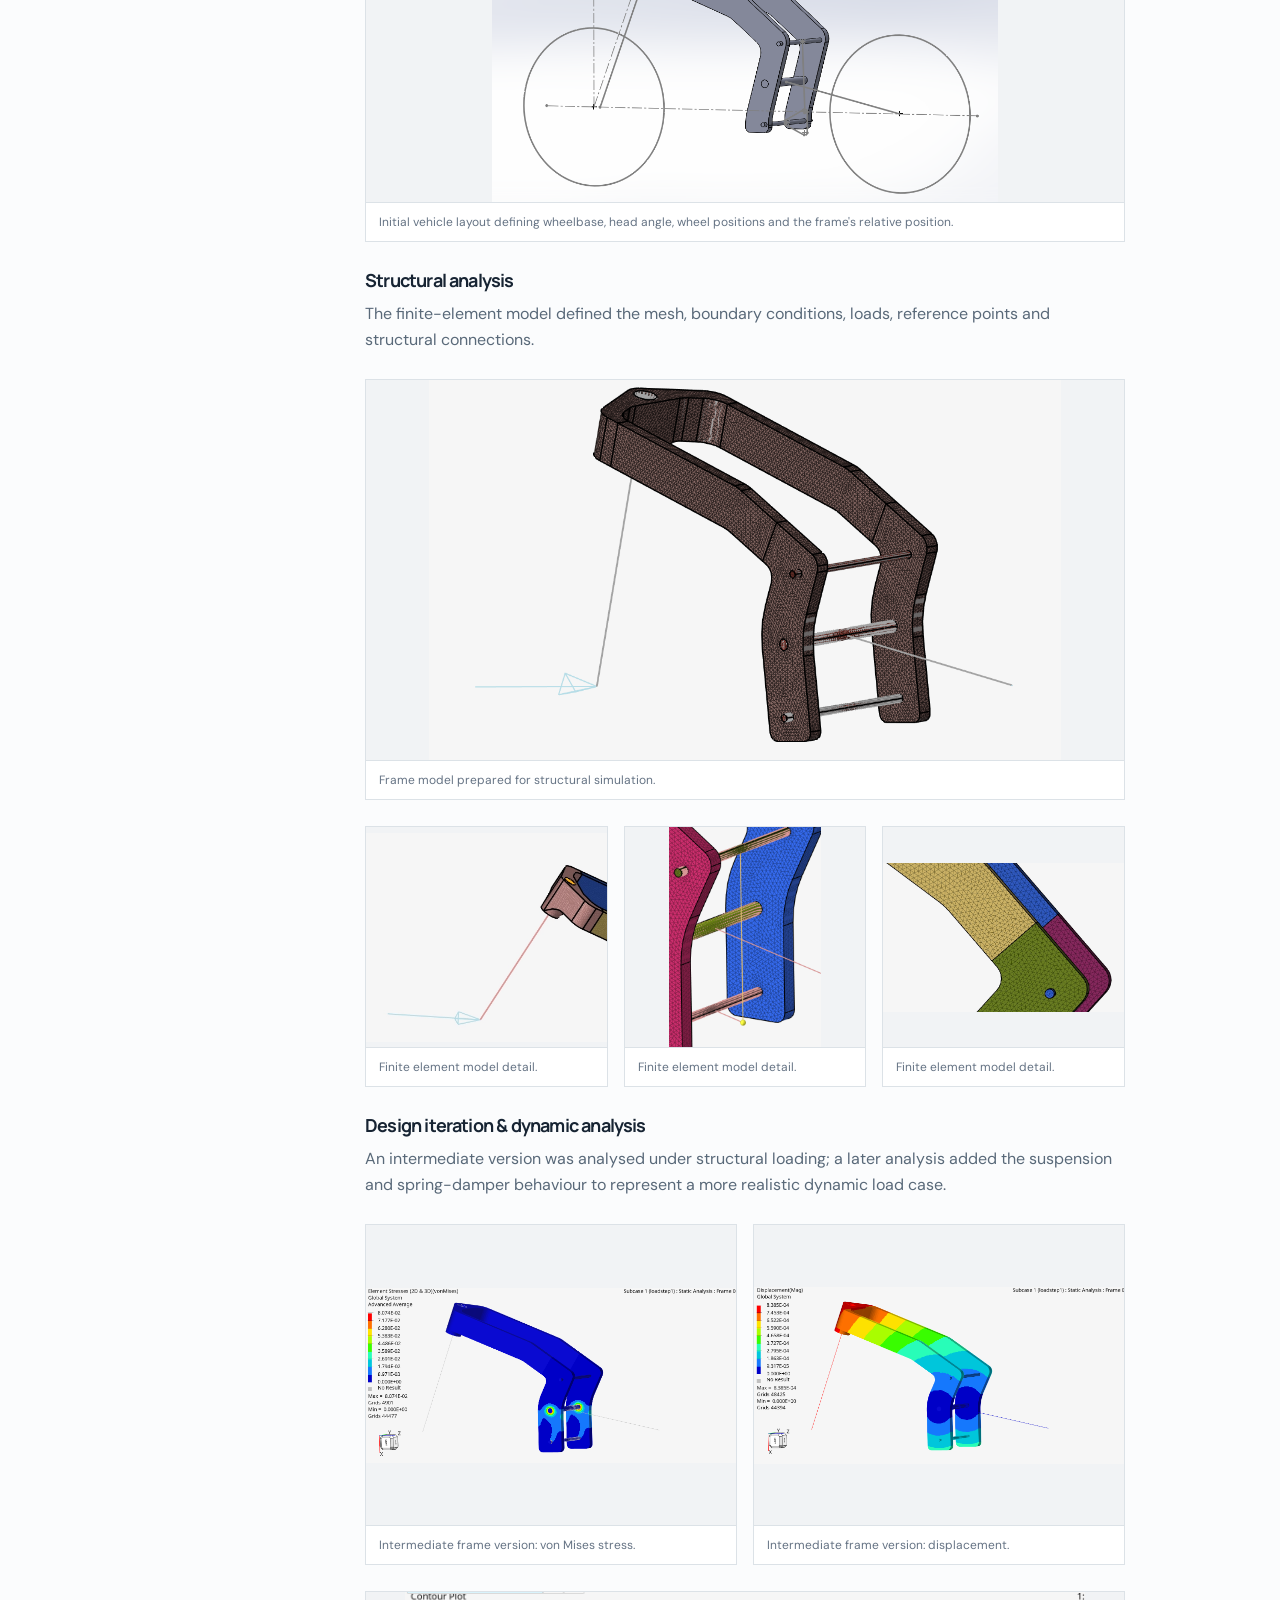
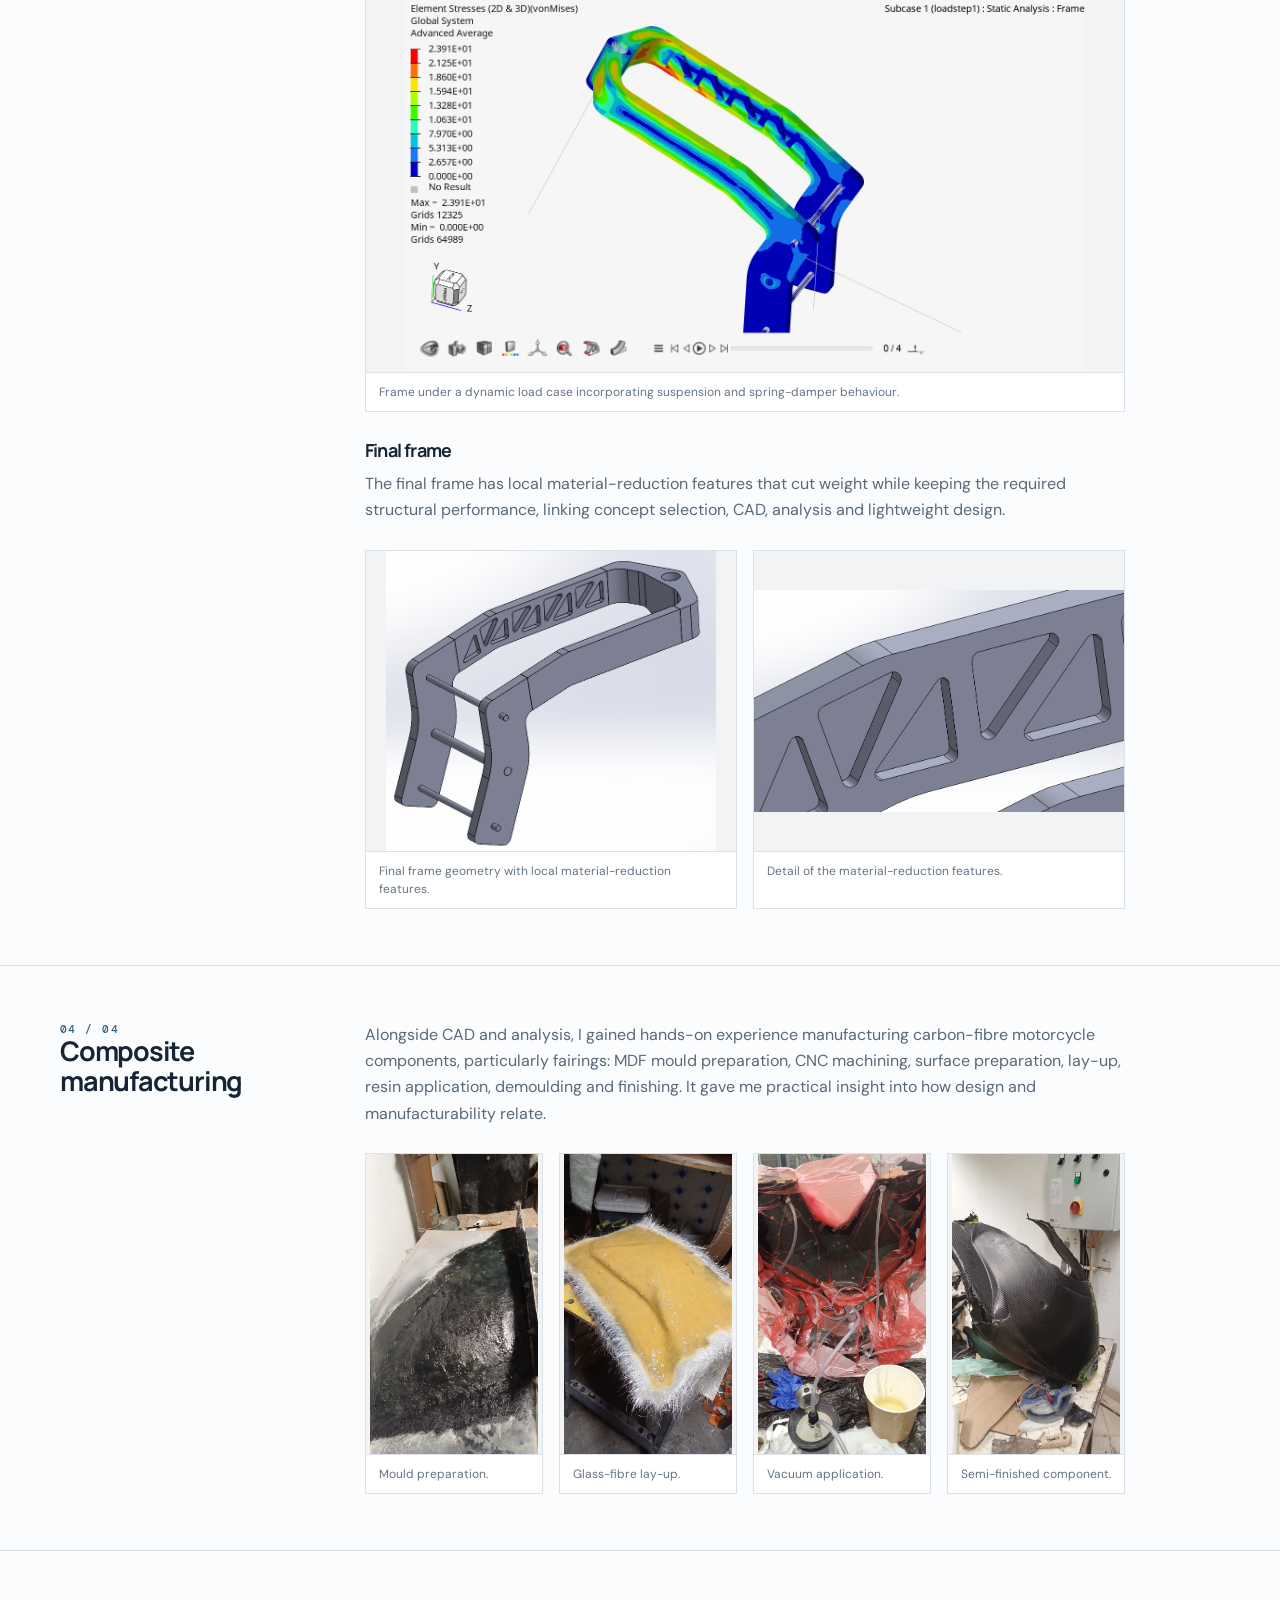
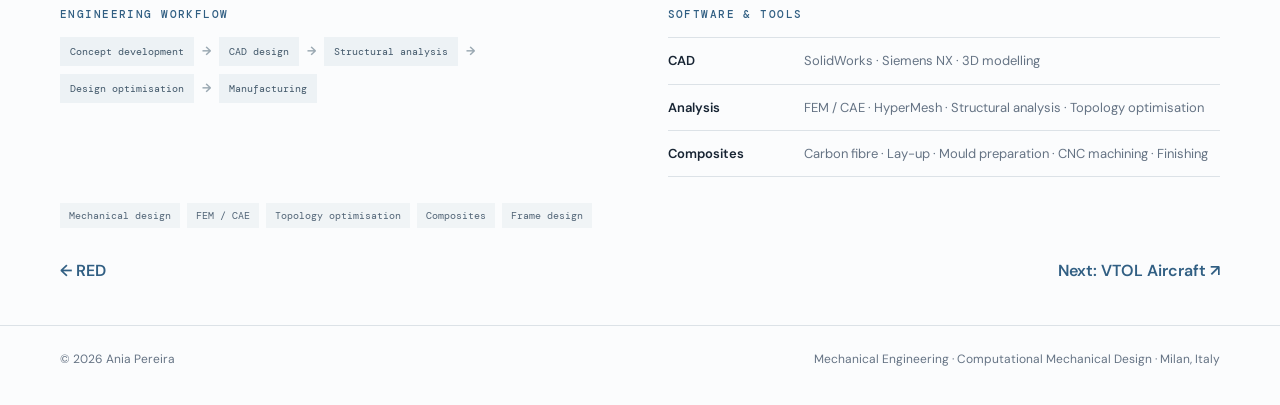
<file: tlmoto.html>
<!doctype html>
<html lang="en"><head><meta charset="utf-8"><meta name="viewport" content="width=device-width,initial-scale=1">
<meta name="description" content="Structures Team, TLMoto (IST): carbon-fibre swingarm concept, triple-clamp topology optimisation, motorcycle frame design and composite manufacturing for an electric racing motorcycle."><meta name="theme-color" content="#fbfcfd">
<title>TLMoto — Electric Racing Motorcycle — Ania Pereira</title><link rel="stylesheet" href="styles.css"></head>
<body><header class="topbar"><div class="wrap nav">
<a class="brand" href="index.html">ANIA <span>PEREIRA</span></a>
<button class="menu" aria-label="Open navigation" aria-expanded="false">☰</button>
<nav class="navlinks"><a href="index.html#projects">Projects</a><a href="index.html#about">About</a><a href="index.html#experience">Experience</a><a href="index.html#skills">Skills</a><a class="contact-link" href="index.html#contact">Get in touch ↗</a></nav>
</div></header>
<main>
<section class="wrap project-hero">
<div class="crumb"><a href="index.html">Portfolio</a> / <a href="index.html#projects">Projects</a> / TLMoto</div>
<div class="eyebrow">ELECTRIC MOTORSPORT / MECHANICAL DESIGN</div>
<h1>TLMoto — Electric Racing Motorcycle</h1>
<div class="lead">Structures Team · Instituto Superior Técnico student team<br>Lightweight, structurally efficient components for a high-performance electric motorcycle: concept development, CAD, FEM, topology optimisation and composites.</div>
<div class="project-facts"><div><strong>Role</strong>Structures Team</div><div><strong>Focus</strong>Design · Optimisation · Composites</div><div><strong>Tools</strong>SolidWorks · Siemens NX · HyperMesh</div></div>
</section>
<div class="feature-image"><img src="assets/tlmoto/mota_deitada.jpg" alt="TLMoto electric racing motorcycle on track" style="object-position:center"></div>
<div class="wrap"><div class="stats"><div><b>3</b><span>main projects: swingarm, triple clamp, frame</span></div><div><b>4</b><span>manufacturing steps: mould, lay-up, vacuum, finishing</span></div><div><b>FEM</b><span>incl. dynamic load case with spring-damper</span></div><div><b>CAD ↔ FEM</b><span>iterated each design</span></div></div></div>
<section class="wrap overview"><div class="overview-grid"><div><div class="eyebrow">Overview</div><h2>What I did</h2></div><div class="content-copy"><p>As a member of the Structures team I contributed to the mechanical and structural development of an electric racing motorcycle. My work covered CAD, structural analysis, optimisation, composite design and manufacturing, with a focus on lightweight, structurally efficient components.</p></div></div>
<div class="contrib-grid"><div class="contrib"><h3>Mechanical design</h3><p>Structural and mechanical components in 3D CAD, considering requirements, interfaces, packaging and manufacturability.</p></div><div class="contrib"><h3>Structural analysis</h3><p>FEM of motorcycle components under different loading conditions to evaluate performance and drive iterations.</p></div><div class="contrib"><h3>Optimisation</h3><p>Topology optimisation to investigate material reduction while keeping the required structural behaviour.</p></div><div class="contrib"><h3>Composites & manufacturing</h3><p>Carbon-fibre lay-up, resin application, mould preparation, demoulding, finishing and CNC-machined moulds.</p></div></div>
<nav class="toc" aria-label="On this page"><span>On this page</span><a href="#swingarm">Carbon-fibre swingarm</a><a href="#clamp">Triple clamp</a><a href="#frame">Motorcycle frame</a><a href="#composites">Composite manufacturing</a></nav></section>
<section class="content-section" id="swingarm"><div class="wrap content-grid"><div class="side"><div class="eyebrow">01 / 04</div><h2>Carbon-fibre swingarm</h2></div><div class="content-copy"><p>One of my main projects. I initiated the exploration of a carbon-fibre alternative to the motorcycle's existing metal swingarm, focusing on the early redesign stages.</p><p>I developed and evaluated initial concepts through structural simulation, using different CAD configurations to investigate structural behaviour and the feasibility of the proposal.</p><div class="gallery g2"><figure class="contain"><img loading="lazy" src="assets/tlmoto/bbe1932f-3b38-4362-8240-6b6e845bcfcc.png" alt="Swingarm von Mises stress" data-lightbox><figcaption>Carbon-fibre swingarm concept: von Mises stress.</figcaption></figure><figure class="contain"><img loading="lazy" src="assets/tlmoto/Captura_de_ecr_2025-05-04_165842.png" alt="Swingarm ply-failure index" data-lightbox><figcaption>Carbon-fibre swingarm concept: composite ply-failure index.</figcaption></figure></div></div></div></section><section class="content-section" id="clamp"><div class="wrap content-grid"><div class="side"><div class="eyebrow">02 / 04</div><h2>Triple-clamp topology optimisation</h2></div><div class="content-copy"><p>I worked on the topology optimisation of a triple clamp to reduce material while maintaining structural performance, combining optimisation, CAD development and structural analysis over several design iterations.</p><h3>Initial design</h3><div class="gallery g2"><figure class="contain"><img loading="lazy" src="assets/tlmoto/mesas_iniciais.png" alt="Initial triple clamp geometry" data-lightbox><figcaption>Initial triple-clamp geometry, the starting point for development.</figcaption></figure><figure class="contain"><img loading="lazy" src="assets/tlmoto/Captura_de_ecr_2025-04-01_172934.png" alt="Triple clamp mesh and boundary conditions" data-lightbox><figcaption>Initial geometry with mesh and boundary conditions applied.</figcaption></figure></div><h3>Topology optimisation</h3><p>The optimisation identified regions where material could be removed under the defined constraints.</p><div class="gallery g3"><figure class="contain"><img loading="lazy" src="assets/tlmoto/sim3_cad1.png" alt="Topology optimisation result 1" data-lightbox><figcaption>Optimisation result, phase 1.</figcaption></figure><figure class="contain"><img loading="lazy" src="assets/tlmoto/Captura_de_ecr_2025-04-01_205708.png" alt="Topology optimisation result 2" data-lightbox><figcaption>Optimisation result, phase 2.</figcaption></figure><figure class="contain"><img loading="lazy" src="assets/tlmoto/cad3_otimizacao.png" alt="Topology optimisation result 3" data-lightbox><figcaption>Optimisation result, phase 3.</figcaption></figure></div><h3>Design development</h3><p>The results served as a reference for refining the geometry through successive CAD iterations.</p><div class="gallery g2"><figure class="contain"><img loading="lazy" src="assets/tlmoto/ecada680-6e9d-4981-aeab-0eaf3172930f.png" alt="Refined triple clamp" data-lightbox><figcaption>Refined triple-clamp geometry after successive CAD iterations.</figcaption></figure><figure class="contain"><img loading="lazy" src="assets/tlmoto/38afa8a1-7f12-44a1-9f04-d6d85bb0d728.png" alt="Refined triple clamp alternative view" data-lightbox><figcaption>Refined geometry, alternative view.</figcaption></figure></div><h3>Structural analysis</h3><p>Analyses on successive iterations evaluated behaviour under the defined loads.</p><div class="gallery g2"><figure class="contain"><img loading="lazy" src="assets/tlmoto/4d7e7a0b-1caa-4792-92ab-af17d8e2b808.png" alt="Displacement contour plot iteration 1" data-lightbox><figcaption>Displacement contours, first iteration.</figcaption></figure><figure class="contain"><img loading="lazy" src="assets/tlmoto/final_displacements.png" alt="Displacement contour plot iteration 2" data-lightbox><figcaption>Displacement contours, later iteration.</figcaption></figure></div><div class="gallery g3"><figure class="contain"><img loading="lazy" src="assets/tlmoto/9c637082-9b28-4fc7-95a4-3f194058240a.png" alt="Von Mises stress iteration A" data-lightbox><figcaption>Von Mises stress, iteration A.</figcaption></figure><figure class="contain"><img loading="lazy" src="assets/tlmoto/66d68e93-063c-4a4d-bd19-3311075b2367.png" alt="Von Mises stress iteration B" data-lightbox><figcaption>Von Mises stress, iteration B.</figcaption></figure><figure class="contain"><img loading="lazy" src="assets/tlmoto/Captura_de_ecr_2025-04-01_215210.png" alt="Von Mises stress iteration C" data-lightbox><figcaption>Von Mises stress, iteration C.</figcaption></figure></div></div></div></section><section class="content-section" id="frame"><div class="wrap content-grid"><div class="side"><div class="eyebrow">03 / 04</div><h2>Motorcycle frame design</h2></div><div class="content-copy"><p>I contributed to the frame from initial concept selection through CAD development and structural analysis, weighing structural performance, weight, manufacturing approach, cost and integration with the motorcycle.</p><h3>Concept development</h3><p>Several concepts were compared, including different trellis-frame configurations and alternatives in composite and metallic structures, judged on expected structural behaviour, efficiency, manufacturability and overall suitability.</p><div class="gallery g2"><figure class="contain"><img loading="lazy" src="assets/tlmoto/Captura_de_ecr_2025-01-09_174007.png" alt="Trellis frame concept 1" data-lightbox><figcaption>Preliminary trellis-frame concept.</figcaption></figure><figure class="contain"><img loading="lazy" src="assets/tlmoto/Captura_de_ecr_2025-01-12_001102.png" alt="Trellis frame concept 2" data-lightbox><figcaption>Preliminary trellis-frame concept.</figcaption></figure><figure class="contain"><img loading="lazy" src="assets/tlmoto/fibra.png" alt="Composite frame concept" data-lightbox><figcaption>Additional concept: composite shell.</figcaption></figure><figure class="contain"><img loading="lazy" src="assets/tlmoto/Captura_de_ecr_2025-01-12_001750.png" alt="Tubular frame concept" data-lightbox><figcaption>Additional concept: tubular cage.</figcaption></figure></div><h3>Selected architecture</h3><div class="gallery g1"><figure class="wide contain"><img loading="lazy" src="assets/tlmoto/Captura_de_ecr_2025-01-26_005636.png" alt="Selected frame architecture" data-lightbox><figcaption>Selected frame architecture, refined from engineering research and simulation results.</figcaption></figure></div><h3>Vehicle geometry & packaging</h3><div class="gallery g1"><figure class="wide contain"><img loading="lazy" src="assets/tlmoto/Captura_de_ecr_2025-01-26_005300.png" alt="Vehicle layout" data-lightbox><figcaption>Initial vehicle layout defining wheelbase, head angle, wheel positions and the frame's relative position.</figcaption></figure></div><h3>Structural analysis</h3><p>The finite-element model defined the mesh, boundary conditions, loads, reference points and structural connections.</p><div class="gallery g1"><figure class="wide contain"><img loading="lazy" src="assets/tlmoto/setup_concluido.png" alt="Frame FE model" data-lightbox><figcaption>Frame model prepared for structural simulation.</figcaption></figure></div><div class="gallery g3"><figure class="contain"><img loading="lazy" src="assets/tlmoto/80a742b3-3d29-4817-aa78-d4b4eee17ad2.png" alt="FE model detail 1" data-lightbox><figcaption>Finite element model detail.</figcaption></figure><figure class="contain"><img loading="lazy" src="assets/tlmoto/Captura_de_ecr_2025-02-15_213502.png" alt="FE model detail 2" data-lightbox><figcaption>Finite element model detail.</figcaption></figure><figure class="contain"><img loading="lazy" src="assets/tlmoto/92fd15da-91f1-4d6c-88e7-47427443428b.png" alt="FE model detail 3" data-lightbox><figcaption>Finite element model detail.</figcaption></figure></div><h3>Design iteration & dynamic analysis</h3><p>An intermediate version was analysed under structural loading; a later analysis added the suspension and spring-damper behaviour to represent a more realistic dynamic load case.</p><div class="gallery g2"><figure class="contain"><img loading="lazy" src="assets/tlmoto/Captura_de_ecr_2025-02-07_172941.png" alt="Intermediate frame von Mises" data-lightbox><figcaption>Intermediate frame version: von Mises stress.</figcaption></figure><figure class="contain"><img loading="lazy" src="assets/tlmoto/Captura_de_ecr_2025-02-07_173026.png" alt="Intermediate frame displacement" data-lightbox><figcaption>Intermediate frame version: displacement.</figcaption></figure></div><div class="gallery g1"><figure class="wide contain"><img loading="lazy" src="assets/tlmoto/Captura_de_ecr_2025-02-15_194623.png" alt="Dynamic load case result" data-lightbox><figcaption>Frame under a dynamic load case incorporating suspension and spring-damper behaviour.</figcaption></figure></div><h3>Final frame</h3><p>The final frame has local material-reduction features that cut weight while keeping the required structural performance, linking concept selection, CAD, analysis and lightweight design.</p><div class="gallery g2"><figure class="contain"><img loading="lazy" src="assets/tlmoto/Captura_de_ecr_2025-02-16_110157.png" alt="Final frame" data-lightbox><figcaption>Final frame geometry with local material-reduction features.</figcaption></figure><figure class="contain"><img loading="lazy" src="assets/tlmoto/Captura_de_ecr_2025-02-16_110319.png" alt="Final frame detail" data-lightbox><figcaption>Detail of the material-reduction features.</figcaption></figure></div></div></div></section><section class="content-section" id="composites"><div class="wrap content-grid"><div class="side"><div class="eyebrow">04 / 04</div><h2>Composite manufacturing</h2></div><div class="content-copy"><p>Alongside CAD and analysis, I gained hands-on experience manufacturing carbon-fibre motorcycle components, particularly fairings: MDF mould preparation, CNC machining, surface preparation, lay-up, resin application, demoulding and finishing. It gave me practical insight into how design and manufacturability relate.</p><div class="gallery g4"><figure class="tall"><img loading="lazy" src="assets/tlmoto/WhatsApp_Image_2026-09-18_at_17.41.09.jpeg" alt="Mould preparation" data-lightbox><figcaption>Mould preparation.</figcaption></figure><figure class="tall"><img loading="lazy" src="assets/tlmoto/image.png" alt="Glass-fibre lay-up" data-lightbox><figcaption>Glass-fibre lay-up.</figcaption></figure><figure class="tall"><img loading="lazy" src="assets/tlmoto/WhatsApp_Image_2026-09-18_at_17.41.10.jpeg" alt="Vacuum application" data-lightbox><figcaption>Vacuum application.</figcaption></figure><figure class="tall"><img loading="lazy" src="assets/tlmoto/WhatsApp_Image_2026-09-18_at_17.41.10_(1).jpeg" alt="Semi-finished fairing" data-lightbox><figcaption>Semi-finished component.</figcaption></figure></div></div></div></section>
<section class="wrap wrapup">
<div class="wrapup-grid"><div><div class="eyebrow">Engineering workflow</div><div class="process"><span>Concept development</span><b>→</b><span>CAD design</span><b>→</b><span>Structural analysis</span><b>→</b><span>Design optimisation</span><b>→</b><span>Manufacturing</span></div></div>
<div><div class="eyebrow">Software & tools</div><div class="tools"><div><strong>CAD</strong><span>SolidWorks · Siemens NX · 3D modelling</span></div><div><strong>Analysis</strong><span>FEM / CAE · HyperMesh · Structural analysis · Topology optimisation</span></div><div><strong>Composites</strong><span>Carbon fibre · Lay-up · Mould preparation · CNC machining · Finishing</span></div></div></div></div>

<div class="tags" style="margin-top:26px"><span class="tag">Mechanical design</span><span class="tag">FEM / CAE</span><span class="tag">Topology optimisation</span><span class="tag">Composites</span><span class="tag">Frame design</span></div>
<div class="next-project"><a href="red.html">← RED</a><a href="vtol.html">Next: VTOL Aircraft ↗</a></div>
</section>
</main><footer class="footer"><div class="wrap footer-inner"><span>© 2026 Ania Pereira</span><span>Mechanical Engineering · Computational Mechanical Design · Milan, Italy</span></div></footer>
<div class="lightbox" aria-label="Image preview" role="dialog"><button aria-label="Close image">×</button><figure><img alt=""><figcaption></figcaption></figure></div>
<script src="script.js"></script></body></html>
</file>
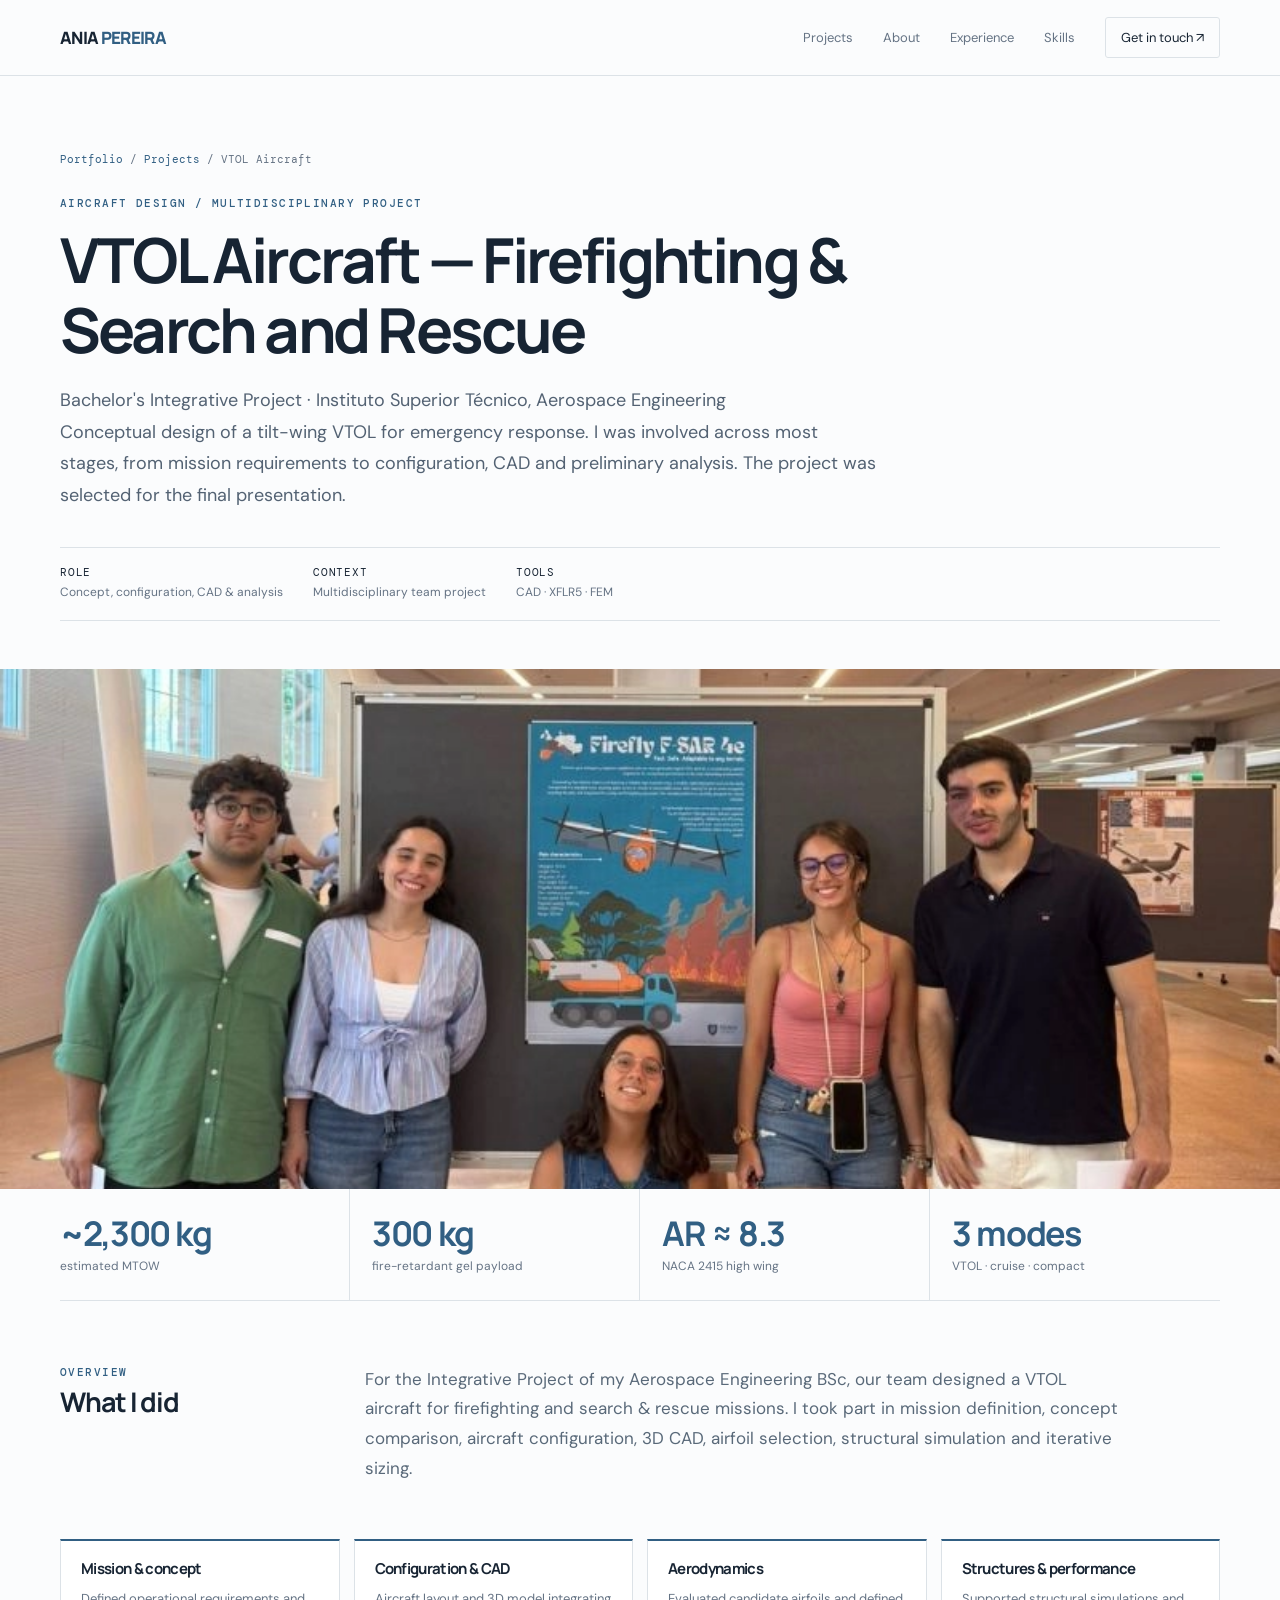
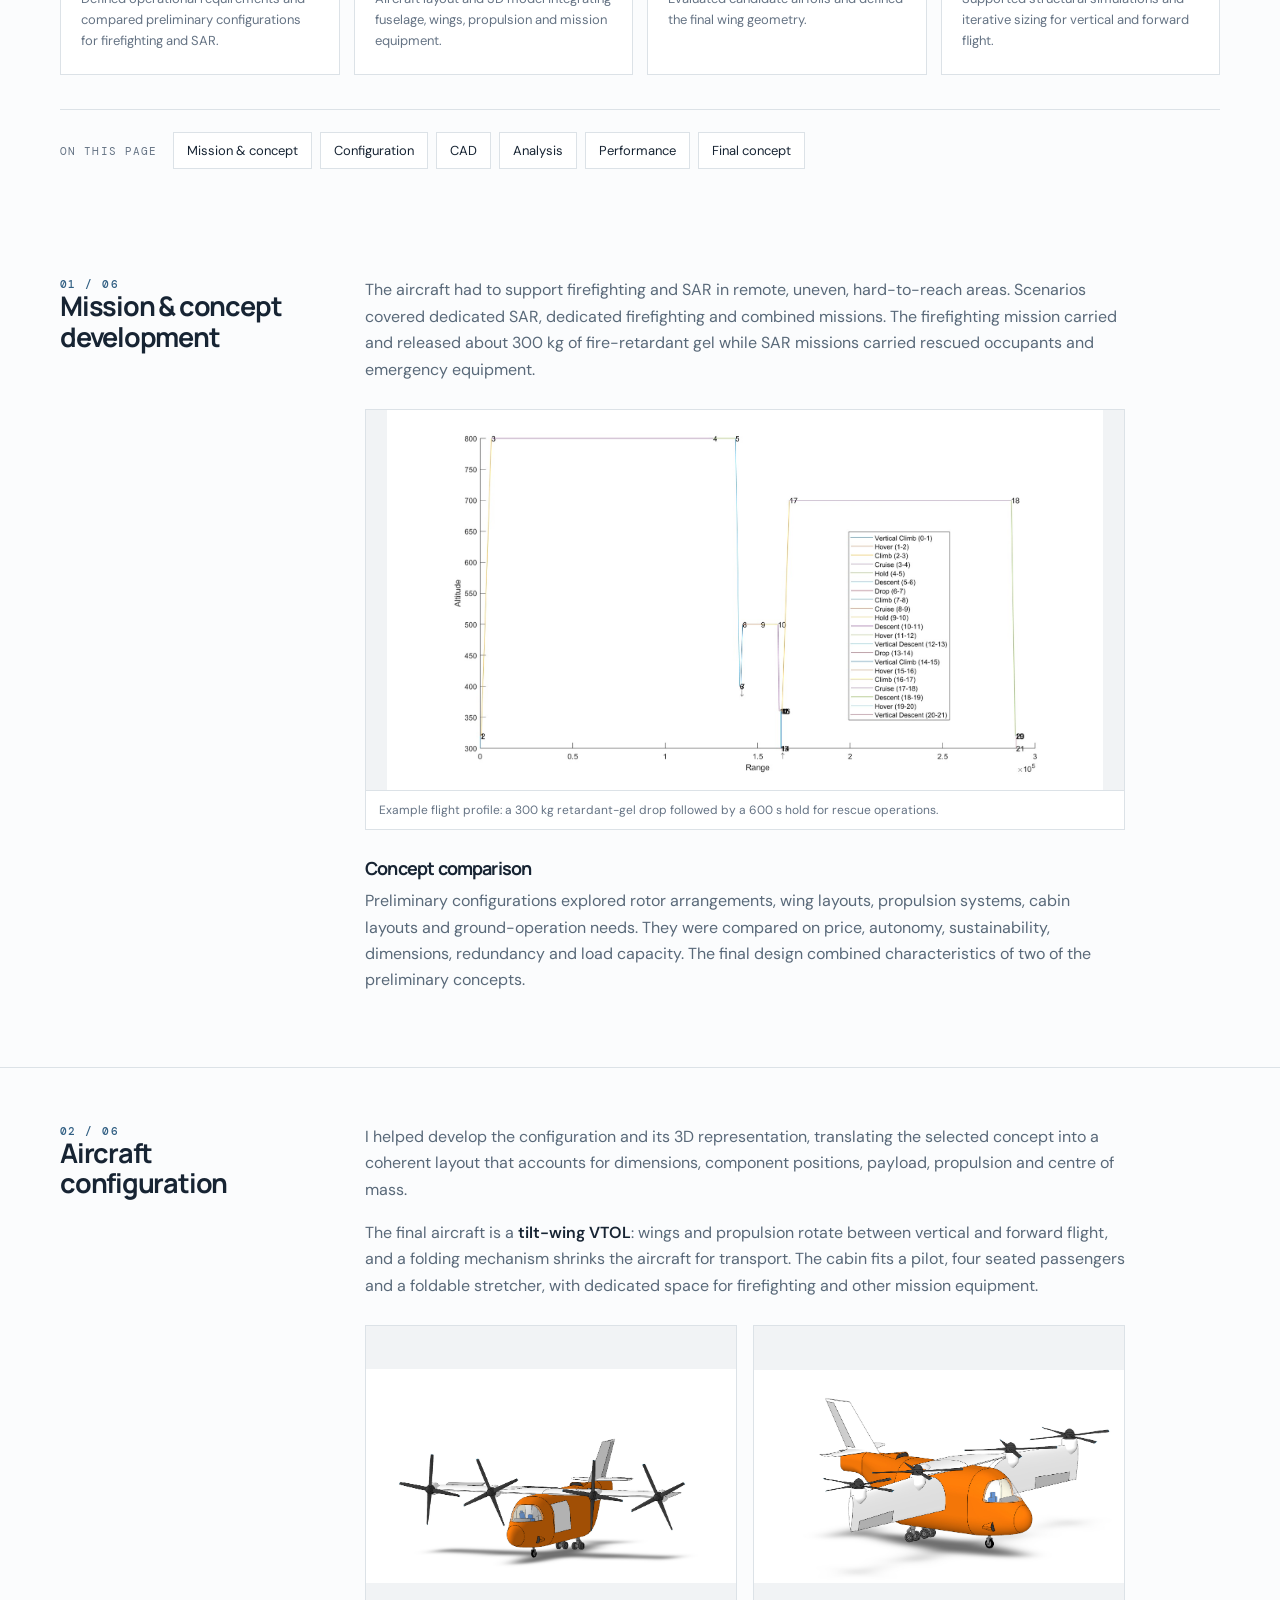
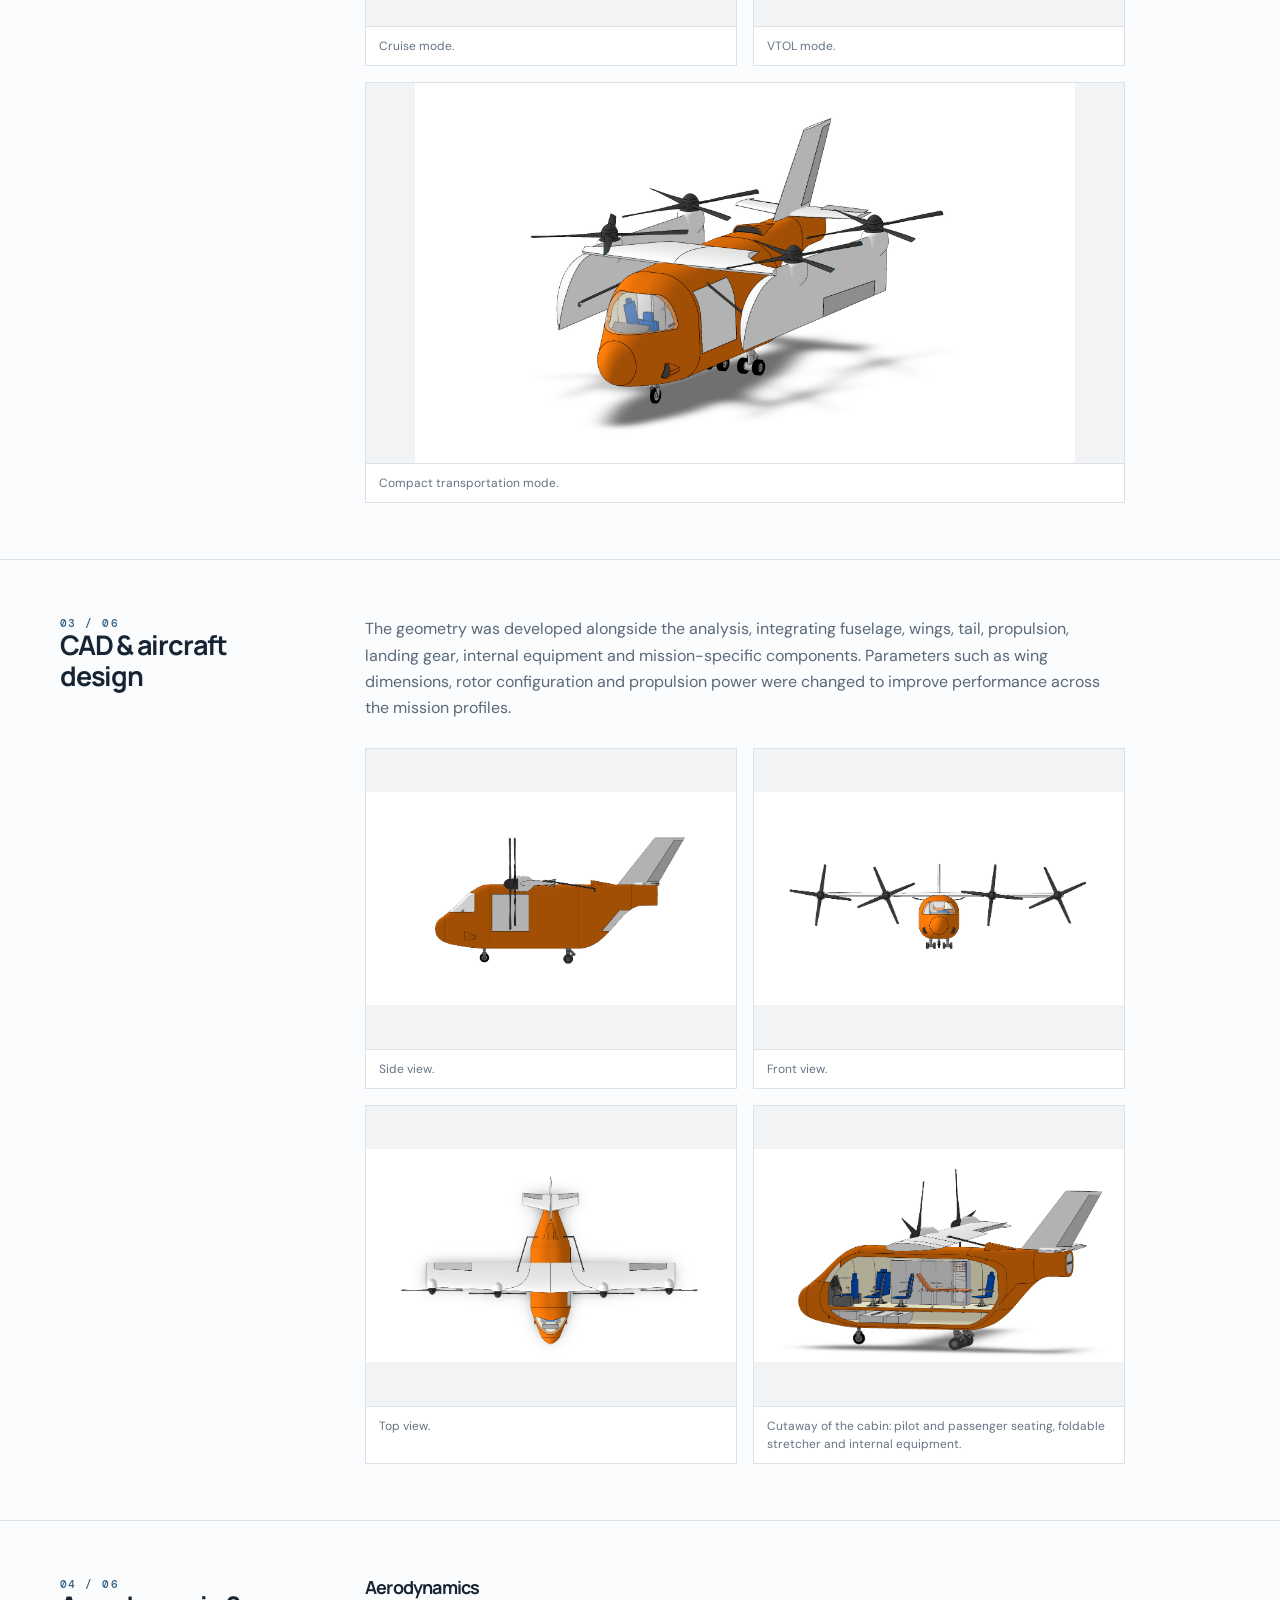
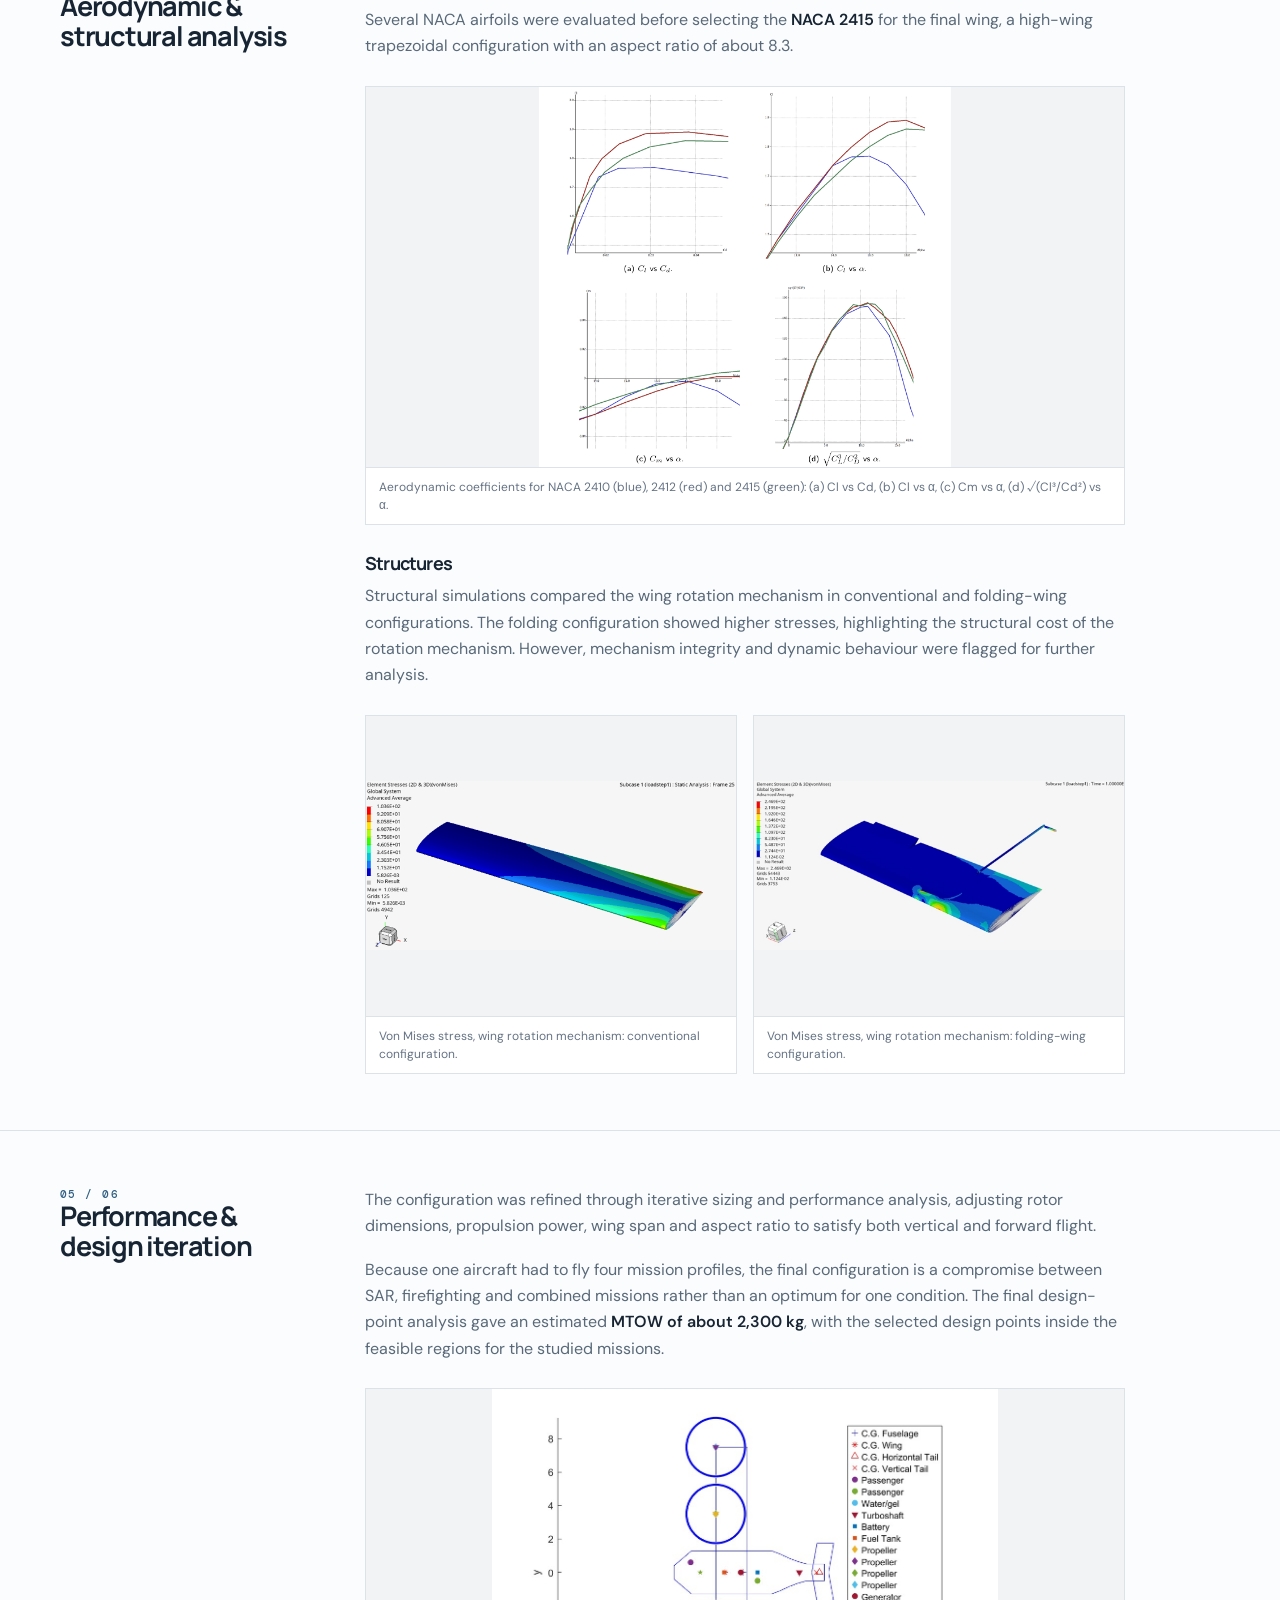
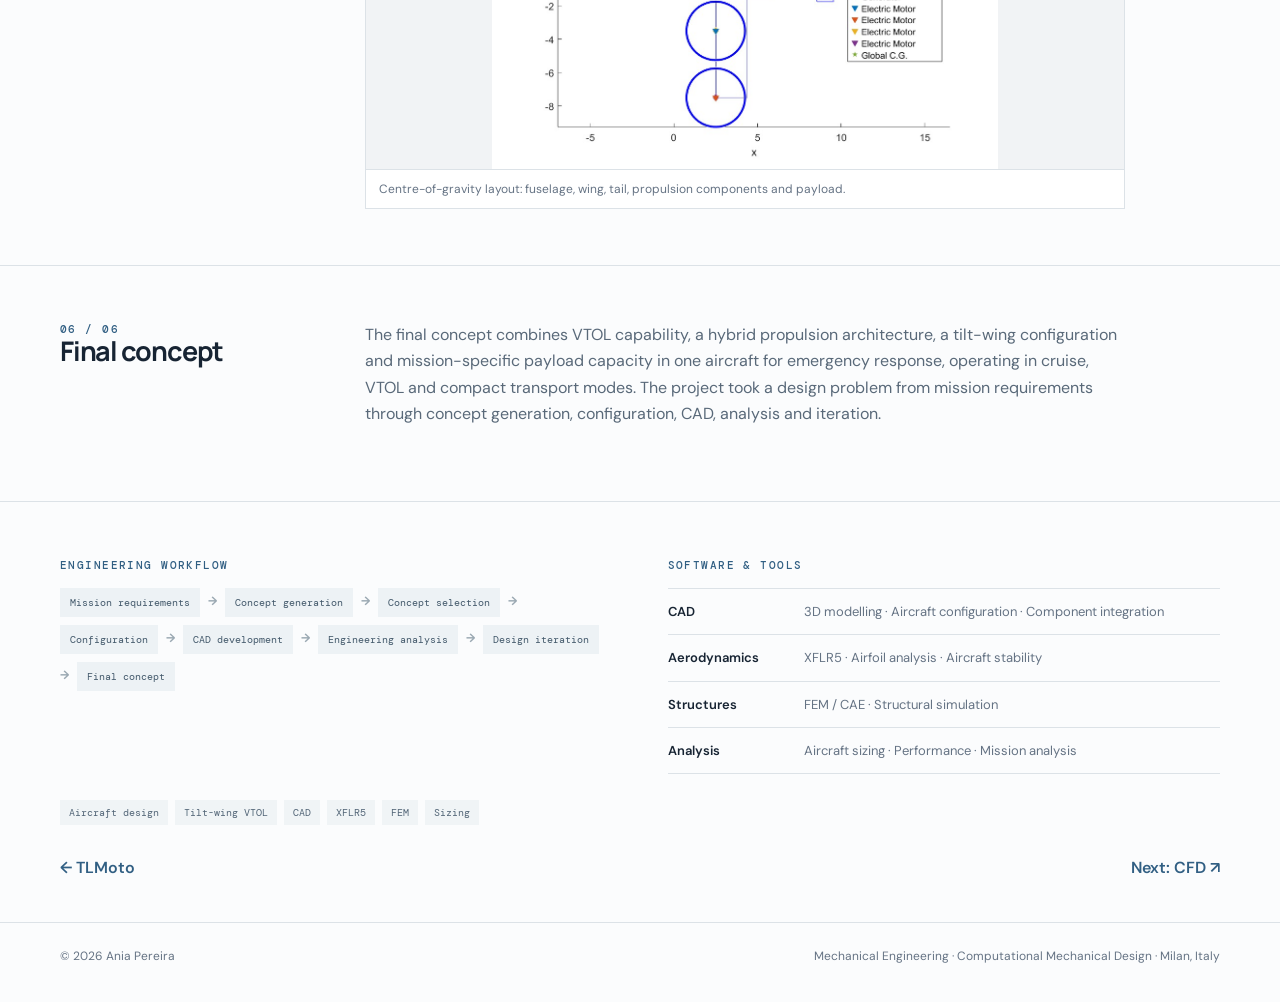
<file: vtol.html>
<!doctype html>
<html lang="en"><head><meta charset="utf-8"><meta name="viewport" content="width=device-width,initial-scale=1">
<meta name="description" content="Bachelor&#x27;s Integrative Project (IST Aerospace Engineering): conceptual design of a tilt-wing VTOL aircraft for firefighting and search &amp; rescue, from mission requirements to CAD, analysis and sizing."><meta name="theme-color" content="#fbfcfd">
<title>VTOL Aircraft — Firefighting &amp; SAR — Ania Pereira</title><link rel="stylesheet" href="styles.css"></head>
<body><header class="topbar"><div class="wrap nav">
<a class="brand" href="index.html">ANIA <span>PEREIRA</span></a>
<button class="menu" aria-label="Open navigation" aria-expanded="false">☰</button>
<nav class="navlinks"><a href="index.html#projects">Projects</a><a href="index.html#about">About</a><a href="index.html#experience">Experience</a><a href="index.html#skills">Skills</a><a class="contact-link" href="index.html#contact">Get in touch ↗</a></nav>
</div></header>
<main>
<section class="wrap project-hero">
<div class="crumb"><a href="index.html">Portfolio</a> / <a href="index.html#projects">Projects</a> / VTOL Aircraft</div>
<div class="eyebrow">AIRCRAFT DESIGN / MULTIDISCIPLINARY PROJECT</div>
<h1>VTOL Aircraft — Firefighting & Search and Rescue</h1>
<div class="lead">Bachelor's Integrative Project · Instituto Superior Técnico, Aerospace Engineering<br>Conceptual design of a tilt-wing VTOL for emergency response. I was involved across most stages, from mission requirements to configuration, CAD and preliminary analysis. The project was selected for the final presentation.</div>
<div class="project-facts"><div><strong>Role</strong>Concept, configuration, CAD & analysis</div><div><strong>Context</strong>Multidisciplinary team project</div><div><strong>Tools</strong>CAD · XFLR5 · FEM</div></div>
</section>
<div class="feature-image"><img src="assets/vtol/image 4.png" alt="Project team" style="object-position:center 60%"></div>
<div class="wrap"><div class="stats"><div><b>~2,300 kg</b><span>estimated MTOW</span></div><div><b>300 kg</b><span>fire-retardant gel payload</span></div><div><b>AR ≈ 8.3</b><span>NACA 2415 high wing</span></div><div><b>3 modes</b><span>VTOL · cruise · compact</span></div></div></div>
<section class="wrap overview"><div class="overview-grid"><div><div class="eyebrow">Overview</div><h2>What I did</h2></div><div class="content-copy"><p>For the Integrative Project of my Aerospace Engineering BSc, our team designed a VTOL aircraft for firefighting and search & rescue missions. I took part in mission definition, concept comparison, aircraft configuration, 3D CAD, airfoil selection, structural simulation and iterative sizing.</p></div></div>
<div class="contrib-grid"><div class="contrib"><h3>Mission & concept</h3><p>Defined operational requirements and compared preliminary configurations for firefighting and SAR.</p></div><div class="contrib"><h3>Configuration & CAD</h3><p>Aircraft layout and 3D model integrating fuselage, wings, propulsion and mission equipment.</p></div><div class="contrib"><h3>Aerodynamics</h3><p>Evaluated candidate airfoils and defined the final wing geometry.</p></div><div class="contrib"><h3>Structures & performance</h3><p>Supported structural simulations and iterative sizing for vertical and forward flight.</p></div></div>
<nav class="toc" aria-label="On this page"><span>On this page</span><a href="#mission">Mission & concept</a><a href="#configuration">Configuration</a><a href="#cad">CAD</a><a href="#analysis">Analysis</a><a href="#performance">Performance</a><a href="#final">Final concept</a></nav></section>
<section class="content-section" id="mission"><div class="wrap content-grid"><div class="side"><div class="eyebrow">01 / 06</div><h2>Mission & concept development</h2></div><div class="content-copy"><p>The aircraft had to support firefighting and SAR in remote, uneven, hard-to-reach areas. Scenarios covered dedicated SAR, dedicated firefighting and combined missions. The firefighting mission carried and released about 300 kg of fire-retardant gel while SAR missions carried rescued occupants and emergency equipment.</p><div class="gallery g1"><figure class="wide contain"><img loading="lazy" src="assets/vtol/image.png" alt="Flight profile" data-lightbox><figcaption>Example flight profile: a 300 kg retardant-gel drop followed by a 600 s hold for rescue operations.</figcaption></figure></div><h3>Concept comparison</h3><p>Preliminary configurations explored rotor arrangements, wing layouts, propulsion systems, cabin layouts and ground-operation needs. They were compared on price, autonomy, sustainability, dimensions, redundancy and load capacity. The final design combined characteristics of two of the preliminary concepts.</p></div></div></section><section class="content-section" id="configuration"><div class="wrap content-grid"><div class="side"><div class="eyebrow">02 / 06</div><h2>Aircraft configuration</h2></div><div class="content-copy"><p>I helped develop the configuration and its 3D representation, translating the selected concept into a coherent layout that accounts for dimensions, component positions, payload, propulsion and centre of mass.</p><p>The final aircraft is a <b>tilt-wing VTOL</b>: wings and propulsion rotate between vertical and forward flight, and a folding mechanism shrinks the aircraft for transport. The cabin fits a pilot, four seated passengers and a foldable stretcher, with dedicated space for firefighting and other mission equipment.</p><div class="gallery g2"><figure class="contain"><img loading="lazy" src="assets/vtol/cad_geral_voo_horizontal.jpg" alt="Aircraft in cruise mode" data-lightbox><figcaption>Cruise mode.</figcaption></figure><figure class="contain"><img loading="lazy" src="assets/vtol/cad_geral_vtol.jpg" alt="Aircraft in VTOL mode" data-lightbox><figcaption>VTOL mode.</figcaption></figure><figure class="wide contain"><img loading="lazy" src="assets/vtol/cad_geral_arrumado.jpg" alt="Aircraft in compact transport mode" data-lightbox><figcaption>Compact transportation mode.</figcaption></figure></div></div></div></section><section class="content-section" id="cad"><div class="wrap content-grid"><div class="side"><div class="eyebrow">03 / 06</div><h2>CAD & aircraft design</h2></div><div class="content-copy"><p>The geometry was developed alongside the analysis, integrating fuselage, wings, tail, propulsion, landing gear, internal equipment and mission-specific components. Parameters such as wing dimensions, rotor configuration and propulsion power were changed to improve performance across the mission profiles.</p><div class="gallery g2"><figure class="contain"><img loading="lazy" src="assets/vtol/larteral.jpg" alt="Side view" data-lightbox><figcaption>Side view.</figcaption></figure><figure class="contain"><img loading="lazy" src="assets/vtol/front.jpg" alt="Front view" data-lightbox><figcaption>Front view.</figcaption></figure><figure class="contain"><img loading="lazy" src="assets/vtol/top.jpg" alt="Top view" data-lightbox><figcaption>Top view.</figcaption></figure><figure class="contain"><img loading="lazy" src="assets/vtol/interior.jpg" alt="Cabin cutaway" data-lightbox><figcaption>Cutaway of the cabin: pilot and passenger seating, foldable stretcher and internal equipment.</figcaption></figure></div></div></div></section><section class="content-section" id="analysis"><div class="wrap content-grid"><div class="side"><div class="eyebrow">04 / 06</div><h2>Aerodynamic & structural analysis</h2></div><div class="content-copy"><h3>Aerodynamics</h3><p>Several NACA airfoils were evaluated before selecting the <b>NACA 2415</b> for the final wing, a high-wing trapezoidal configuration with an aspect ratio of about 8.3.</p><div class="gallery g1"><figure class="wide contain"><img loading="lazy" src="assets/vtol/image 1.png" alt="Airfoil comparison plots" data-lightbox><figcaption>Aerodynamic coefficients for NACA 2410 (blue), 2412 (red) and 2415 (green): (a) Cl vs Cd, (b) Cl vs α, (c) Cm vs α, (d) √(Cl³/Cd²) vs α.</figcaption></figure></div><h3>Structures</h3><p>Structural simulations compared the wing rotation mechanism in conventional and folding-wing configurations. The folding configuration showed higher stresses, highlighting the structural cost of the rotation mechanism. However, mechanism integrity and dynamic behaviour were flagged for further analysis.</p><div class="gallery g2"><figure class="contain"><img loading="lazy" src="assets/vtol/image 2.png" alt="Von Mises stress, conventional wing" data-lightbox><figcaption>Von Mises stress, wing rotation mechanism: conventional configuration.</figcaption></figure><figure class="contain"><img loading="lazy" src="assets/vtol/20f29e15-dae7-4456-ad2e-8b88be9f7ed5.png" alt="Von Mises stress, folding wing" data-lightbox><figcaption>Von Mises stress, wing rotation mechanism: folding-wing configuration.</figcaption></figure></div></div></div></section><section class="content-section" id="performance"><div class="wrap content-grid"><div class="side"><div class="eyebrow">05 / 06</div><h2>Performance & design iteration</h2></div><div class="content-copy"><p>The configuration was refined through iterative sizing and performance analysis, adjusting rotor dimensions, propulsion power, wing span and aspect ratio to satisfy both vertical and forward flight.</p><p>Because one aircraft had to fly four mission profiles, the final configuration is a compromise between SAR, firefighting and combined missions rather than an optimum for one condition. The final design-point analysis gave an estimated <b>MTOW of about 2,300 kg</b>, with the selected design points inside the feasible regions for the studied missions.</p><div class="gallery g1"><figure class="wide contain"><img loading="lazy" src="assets/vtol/image 3.png" alt="Centre of gravity layout" data-lightbox><figcaption>Centre-of-gravity layout: fuselage, wing, tail, propulsion components and payload.</figcaption></figure></div></div></div></section><section class="content-section" id="final"><div class="wrap content-grid"><div class="side"><div class="eyebrow">06 / 06</div><h2>Final concept</h2></div><div class="content-copy"><p>The final concept combines VTOL capability, a hybrid propulsion architecture, a tilt-wing configuration and mission-specific payload capacity in one aircraft for emergency response, operating in cruise, VTOL and compact transport modes. The project took a design problem from mission requirements through concept generation, configuration, CAD, analysis and iteration.</p></div></div></section>
<section class="wrap wrapup">
<div class="wrapup-grid"><div><div class="eyebrow">Engineering workflow</div><div class="process"><span>Mission requirements</span><b>→</b><span>Concept generation</span><b>→</b><span>Concept selection</span><b>→</b><span>Configuration</span><b>→</b><span>CAD development</span><b>→</b><span>Engineering analysis</span><b>→</b><span>Design iteration</span><b>→</b><span>Final concept</span></div></div>
<div><div class="eyebrow">Software & tools</div><div class="tools"><div><strong>CAD</strong><span>3D modelling · Aircraft configuration · Component integration</span></div><div><strong>Aerodynamics</strong><span>XFLR5 · Airfoil analysis · Aircraft stability</span></div><div><strong>Structures</strong><span>FEM / CAE · Structural simulation</span></div><div><strong>Analysis</strong><span>Aircraft sizing · Performance · Mission analysis</span></div></div></div></div>

<div class="tags" style="margin-top:26px"><span class="tag">Aircraft design</span><span class="tag">Tilt-wing VTOL</span><span class="tag">CAD</span><span class="tag">XFLR5</span><span class="tag">FEM</span><span class="tag">Sizing</span></div>
<div class="next-project"><a href="tlmoto.html">← TLMoto</a><a href="cfd.html">Next: CFD ↗</a></div>
</section>
</main><footer class="footer"><div class="wrap footer-inner"><span>© 2026 Ania Pereira</span><span>Mechanical Engineering · Computational Mechanical Design · Milan, Italy</span></div></footer>
<div class="lightbox" aria-label="Image preview" role="dialog"><button aria-label="Close image">×</button><figure><img alt=""><figcaption></figcaption></figure></div>
<script src="script.js"></script></body></html>
</file>
<file: styles.css>
/* =========================================================
   IMPORTS & VARIABLES
   ========================================================= */

@import url('https://fonts.googleapis.com/css2?family=DM+Mono:wght@400;500&family=DM+Sans:wght@400;500;600;700&family=Manrope:wght@400;500;600;700;800&display=swap');

:root {
    --ink: #172433;
    --muted: #657384;
    --blue: #315f83;
    --blue2: #dce8ef;
    --line: #dce2e7;
    --paper: #fbfcfd;
    --white: #fff;
    --max: 1160px;
    --serif: Manrope, sans-serif;
    --sans: 'DM Sans', sans-serif;
    --mono: 'DM Mono', monospace
}


/* =========================================================
   GENERAL STYLES
   ========================================================= */

* {
    box-sizing: border-box
}

html {
    scroll-behavior: smooth
}

body {
    margin: 0;
    background: var(--paper);
    color: var(--ink);
    font: 16px/1.65 var(--sans);
    -webkit-font-smoothing: antialiased
}

:focus-visible { outline: 2px solid var(--blue); outline-offset: 3px }
@media (prefers-reduced-motion: reduce) { html { scroll-behavior: auto } * { transition: none !important } }
.content-section { scroll-margin-top: 90px }

a {
    color: inherit;
    text-decoration: none
}

img {
    display: block;
    max-width: 100%
}

.wrap {
    width: min(var(--max), calc(100% - 48px));
    margin: auto
}


/* =========================================================
   NAVIGATION BAR
   ========================================================= */

.topbar {
    height: 76px;
    border-bottom: 1px solid var(--line);
    display: flex;
    align-items: center;
    background: rgba(251, 252, 253, .94);
    position: sticky;
    top: 0;
    z-index: 20;
    backdrop-filter: blur(12px)
}

.nav {
    display: flex;
    align-items: center;
    justify-content: space-between
}

.brand {
    font: 800 17px var(--serif);
    letter-spacing: -.04em
}

.brand span {
    color: var(--blue)
}

.navlinks {
    display: flex;
    gap: 30px;
    align-items: center;
    font-size: 13px;
    color: var(--muted)
}

.navlinks a:hover,
.textlink:hover {
    color: var(--blue)
}

.navlinks .contact-link {
    border: 1px solid var(--line);
    padding: 9px 15px;
    border-radius: 3px;
    color: var(--ink)
}

.menu {
    display: none;
    background: none;
    border: 0;
    font-size: 24px;
    color: var(--ink)
}


/* =========================================================
   TYPOGRAPHY
   ========================================================= */

.eyebrow {
    font: 500 11px var(--mono);
    letter-spacing: .13em;
    text-transform: uppercase;
    color: var(--blue)
}

h1,
h2,
h3 {
    font-family: var(--serif);
    letter-spacing: -.045em;
    line-height: 1.13;
    margin: 0
}

h1 {
    font-size: clamp(42px, 6.2vw, 76px);
    font-weight: 700
}

h2 {
    font-size: clamp(29px, 4vw, 43px);
    font-weight: 700
}

h3 {
    font-size: 22px
}

.lead {
    font-size: 18px;
    line-height: 1.75;
    color: #536273;
    max-width: 720px
}

.muted {
    color: var(--muted)
}


/* =========================================================
   HOMEPAGE — HERO SECTION
   ========================================================= */

.hero {
    padding: 100px 0 78px;
    display: grid;
    grid-template-columns: 1.15fr .85fr;
    gap: 70px;
    align-items: center
}

.hero h1 {
    max-width: 720px;
    margin: 18px 0 24px
}

.hero h1 em {
    font-style: normal;
    color: var(--blue)
}

.hero .lead {
    max-width: 640px
}

.hero-side {
    border-left: 1px solid var(--line);
    padding: 12px 0 12px 30px
}

.hero-side .mini-label {
    font: 11px var(--mono);
    letter-spacing: .1em;
    text-transform: uppercase;
    color: var(--muted);
    margin-bottom: 12px
}

.hero-side p {
    margin: 0 0 22px;
    color: #536273;
    font-size: 14px
}

.hero-side .availability {
    display: inline-flex;
    gap: 9px;
    align-items: center;
    font-size: 13px;
    color: var(--ink)
}

.dot {
    width: 7px;
    height: 7px;
    border-radius: 50%;
    background: #4b8a70;
    display: inline-block
}


/* =========================================================
   BUTTONS & ACTIONS
   ========================================================= */

.actions {
    display: flex;
    gap: 12px;
    margin-top: 30px;
    flex-wrap: wrap
}

.btn {
    display: inline-flex;
    align-items: center;
    justify-content: center;
    padding: 12px 18px;
    border: 1px solid var(--ink);
    font-size: 13px;
    font-weight: 600;
    transition: .2s
}

.btn.primary {
    background: var(--ink);
    color: white
}

.btn:hover {
    transform: translateY(-2px);
    background: var(--blue);
    border-color: var(--blue);
    color: white
}

.btn.secondary {
    border-color: var(--line)
}


/* =========================================================
   GENERAL SECTIONS
   ========================================================= */

.section {
    padding: 76px 0;
    border-top: 1px solid var(--line)
}

.section-head {
    display: flex;
    justify-content: space-between;
    gap: 30px;
    align-items: end;
    margin-bottom: 30px
}

.section-head p {
    max-width: 430px;
    color: var(--muted);
    font-size: 14px;
    margin: 0
}


/* =========================================================
   PROJECT GRID & CARDS
   ========================================================= */

.project-grid {
    display: grid;
    grid-template-columns: repeat(2, 1fr);
    gap: 20px
}

.project-card {
    background: #fff;
    border: 1px solid var(--line);
    transition: transform .25s, border-color .25s;
    overflow: hidden
}

.project-card:hover {
    transform: translateY(-4px);
    border-color: #9aafbf
}

.card-image {
    height: 270px;
    background: #e9eef1;
    overflow: hidden
}

.card-image img {
    width: 100%;
    height: 100%;
    object-fit: cover;
    transition: transform .5s
}

.project-card:hover .card-image img {
    transform: scale(1.035)
}

.card-body {
    padding: 22px 24px 24px
}

.card-meta {
    font: 10px var(--mono);
    letter-spacing: .1em;
    text-transform: uppercase;
    color: var(--blue);
    margin-bottom: 10px
}

.card-title {
    display: flex;
    justify-content: space-between;
    gap: 20px;
    align-items: center
}

.card-title h3 {
    font-size: 22px
}

.arrow {
    font-size: 21px;
    color: var(--blue)
}

.card-body p {
    font-size: 14px;
    color: var(--muted);
    margin: 12px 0 16px;
    max-width: 500px
}

.tags {
    display: flex;
    flex-wrap: wrap;
    gap: 7px
}

.tag {
    font: 10px var(--mono);
    color: #526577;
    background: #f0f4f6;
    padding: 6px 9px
}


/* =========================================================
   ABOUT SECTION
   ========================================================= */

.about-grid {
    display: grid;
    grid-template-columns: 1.1fr .9fr;
    gap: 80px
}

.about-grid p {
    color: #586879;
    margin: 18px 0 0
}

.facts {
    border-top: 1px solid var(--line)
}

.fact {
    display: grid;
    grid-template-columns: 125px 1fr;
    gap: 15px;
    padding: 15px 0;
    border-bottom: 1px solid var(--line);
    font-size: 13px
}

.fact strong {
    font-weight: 600
}

.fact span {
    color: var(--muted)
}


/* =========================================================
   EXPERIENCE SECTION
   ========================================================= */

.experience-list {
    border-top: 1px solid var(--line)
}

.experience {
    display: grid;
    grid-template-columns: 210px 1fr;
    gap: 30px;
    padding: 24px 0;
    border-bottom: 1px solid var(--line)
}

.experience .date {
    font: 11px var(--mono);
    color: var(--muted)
}

.experience h3 {
    font-size: 18px;
    margin-bottom: 5px
}

.experience .role {
    font-size: 13px;
    color: var(--blue);
    margin-bottom: 8px
}

.experience p {
    font-size: 14px;
    color: var(--muted);
    margin: 0;
    max-width: 750px
}


/* =========================================================
   SKILLS SECTION
   ========================================================= */

.skills-grid {
    display: grid;
    grid-template-columns: repeat(3, 1fr);
    gap: 14px
}

.skill {
    border: 1px solid var(--line);
    padding: 20px;
    background: #fff
}

.skill h3 {
    font-size: 15px;
    margin-bottom: 12px
}

.skill p {
    font-size: 13px;
    color: var(--muted);
    margin: 0;
    line-height: 1.8
}


/* =========================================================
   CONTACT SECTION
   ========================================================= */

.contact {
    background: #eef3f6;
    padding: 60px;
    margin: 0 0 75px;
    display: flex;
    justify-content: space-between;
    gap: 30px;
    align-items: center
}

.contact h2 {
    max-width: 560px
}

.contact p {
    color: var(--muted);
    font-size: 14px
}

.contact-actions {
    display: flex;
    gap: 10px;
    flex-wrap: wrap
}


/* =========================================================
   FOOTER
   ========================================================= */

.footer {
    border-top: 1px solid var(--line);
    padding: 24px 0 35px;
    color: var(--muted);
    font-size: 12px
}

.footer-inner {
    display: flex;
    justify-content: space-between;
    gap: 20px
}


/* =========================================================
   PROJECT PAGES — HERO
   ========================================================= */

.project-hero {
    padding: 76px 0 48px
}

.crumb {
    font: 11px var(--mono);
    color: var(--muted);
    margin-bottom: 30px
}

.crumb a {
    color: var(--blue)
}

.project-hero h1 {
    font-size: clamp(40px, 5vw, 62px);
    max-width: 900px;
    margin: 15px 0 20px
}

.project-hero .lead {
    max-width: 820px
}

.project-facts {
    display: flex;
    flex-wrap: wrap;
    gap: 30px;
    border-top: 1px solid var(--line);
    border-bottom: 1px solid var(--line);
    padding: 17px 0;
    margin-top: 36px
}

.project-facts div {
    font-size: 12px;
    color: var(--muted)
}

.project-facts strong {
    display: block;
    color: var(--ink);
    font: 11px var(--mono);
    text-transform: uppercase;
    letter-spacing: .07em;
    margin-bottom: 4px
}


/* =========================================================
   PROJECT PAGES — FEATURE IMAGE
   ========================================================= */

.feature-image {
    height: min(58vw, 520px);
    min-height: 280px;
    background: #e8edf0;
    overflow: hidden
}

.feature-image img {
    width: 100%;
    height: 100%;
    object-fit: cover
}


/* =========================================================
   PROJECT PAGES — CONTENT
   ========================================================= */

.content-section {
    padding: 56px 0;
    border-bottom: 1px solid var(--line)
}

.content-grid {
    display: grid;
    grid-template-columns: 250px 1fr;
    gap: 55px
}

.content-grid h2 {
    font-size: 27px
}

.content-copy {
    max-width: 760px
}

.content-copy p {
    color: #596979;
    margin: 0 0 17px
}

.content-copy h3 {
    font-size: 18px;
    margin: 28px 0 10px
}


/* =========================================================
   PROJECT PROCESS
   ========================================================= */

.process {
    display: flex;
    flex-wrap: wrap;
    gap: 8px;
    align-items: center;
    margin-top: 20px
}

.process span {
    font: 10px var(--mono);
    padding: 8px 10px;
    background: #edf2f5;
    color: #42586a
}

.process b {
    font-size: 12px;
    color: #9aa8b2
}


/* =========================================================
   PROJECT GALLERY
   ========================================================= */

.gallery {
    display: grid;
    grid-template-columns: repeat(2, 1fr);
    gap: 16px;
    margin-top: 26px
}

.gallery figure {
    margin: 0;
    background: white;
    border: 1px solid var(--line)
}

.gallery figure.wide {
    grid-column: span 2
}

.gallery img {
    width: 100%;
    height: 280px;
    object-fit: contain;
    background: #f1f3f5
}

.gallery figure.wide img {
    height: 360px
}

.gallery figcaption {
    padding: 10px 13px;
    font-size: 11px;
    color: var(--muted)
}


/* =========================================================
   PROJECT CALLOUT & NAVIGATION
   ========================================================= */

.callout {
    background: #edf3f6;
    padding: 22px 24px;
    margin: 24px 0
}

.callout strong {
    font-size: 13px
}

.callout p {
    margin: 6px 0 0;
    font-size: 13px
}

.next-project {
    display: flex;
    justify-content: space-between;
    align-items: center;
    padding: 30px 0
}

.next-project a {
    color: var(--blue);
    font-weight: 600
}


/* =========================================================
   LIGHTBOX & SMALL ELEMENTS
   ========================================================= */

.lightbox {
    position: fixed;
    inset: 0;
    background: rgba(10, 20, 30, .92);
    z-index: 50;
    display: none;
    align-items: center;
    justify-content: center;
    padding: 35px
}

.lightbox.open {
    display: flex
}

.lightbox img {
    max-width: 94vw;
    max-height: 88vh;
    object-fit: contain
}

.lightbox button {
    position: absolute;
    top: 18px;
    right: 24px;
    background: none;
    border: 0;
    color: white;
    font-size: 34px;
    cursor: pointer
}

.small-note {
    font-size: 12px;
    color: var(--muted)
}


/* =========================================================
   RESPONSIVE DESIGN — TABLET
   ========================================================= */

@media (max-width: 800px) {

    .hero {
        grid-template-columns: 1fr;
        gap: 38px;
        padding: 72px 0 58px
    }

    .hero-side {
        border-left: 0;
        border-top: 1px solid var(--line);
        padding: 22px 0 0
    }

    .about-grid {
        grid-template-columns: 1fr;
        gap: 35px
    }

    .skills-grid {
        grid-template-columns: repeat(2, 1fr)
    }

    .content-grid {
        grid-template-columns: 1fr;
        gap: 18px
    }

    .experience {
        grid-template-columns: 145px 1fr
    }

    .contact {
        padding: 35px;
        display: block
    }

    .contact-actions {
        margin-top: 22px
    }

    .card-image {
        height: 220px
    }
}


/* =========================================================
   RESPONSIVE DESIGN — MOBILE
   ========================================================= */

@media (max-width: 560px) {

    .wrap {
        width: min(100% - 32px, var(--max))
    }

    .topbar {
        height: 64px
    }

    .navlinks {
        display: none;
        position: absolute;
        top: 64px;
        left: 0;
        right: 0;
        background: var(--paper);
        padding: 18px 24px 24px;
        border-bottom: 1px solid var(--line);
        flex-direction: column;
        align-items: flex-start;
        gap: 18px
    }

    .navlinks.open {
        display: flex
    }

    .menu {
        display: block
    }

    .hero {
        padding: 58px 0 48px
    }

    .lead {
        font-size: 16px
    }

    .section {
        padding: 55px 0
    }

    .section-head {
        display: block
    }

    .section-head p {
        margin-top: 14px
    }

    .project-grid {
        grid-template-columns: 1fr
    }

    .card-image {
        height: 230px
    }

    .skills-grid {
        grid-template-columns: 1fr
    }

    .experience {
        grid-template-columns: 1fr;
        gap: 8px
    }

    .project-hero {
        padding: 55px 0 36px
    }

    .project-facts {
        gap: 15px 24px
    }

    .feature-image {
        min-height: 220px
    }

    .content-section {
        padding: 40px 0
    }

    .gallery {
        grid-template-columns: 1fr
    }

    .gallery figure.wide {
        grid-column: auto
    }

    .gallery img,
    .gallery figure.wide img {
        height: 240px
    }

    .contact {
        margin-bottom: 50px;
        padding: 28px 22px
    }

    .footer-inner {
        display: block
    }

    .footer-inner span {
        display: block;
        margin-top: 8px
    }
}


/* =========================================================
   PROJECT PAGES — OVERVIEW, STATS, TOC, GALLERY VARIANTS
   ========================================================= */

.stats { display: grid; grid-template-columns: repeat(4, 1fr); border-bottom: 1px solid var(--line) }
.stats div { padding: 26px 22px 24px 0; border-right: 1px solid var(--line); padding-left: 22px }
.stats div:first-child { padding-left: 0 }
.stats div:last-child { border-right: 0 }
.stats b { display: block; font: 700 clamp(24px, 3vw, 34px)/1.1 var(--serif); letter-spacing: -.04em; color: var(--blue) }
.stats span { display: block; margin-top: 6px; font-size: 12px; color: var(--muted); line-height: 1.45 }

.overview { padding-top: 64px }
.overview-grid { display: grid; grid-template-columns: 250px 1fr; gap: 55px }
.overview-grid h2 { font-size: 27px; margin-top: 8px }
.overview .content-copy p { font-size: 17px; line-height: 1.75 }
.contrib-grid { display: grid; grid-template-columns: repeat(4, 1fr); gap: 14px; margin-top: 38px }
.contrib { background: #fff; border: 1px solid var(--line); padding: 20px 20px 22px; border-top: 2px solid var(--blue) }
.contrib h3 { font-size: 15px; margin-bottom: 10px }
.contrib p { margin: 0; font-size: 13px; color: var(--muted); line-height: 1.65 }

.toc { display: flex; flex-wrap: wrap; gap: 8px; align-items: center; margin: 34px 0 52px; padding-top: 22px; border-top: 1px solid var(--line) }
.toc span { font: 11px var(--mono); letter-spacing: .1em; text-transform: uppercase; color: var(--muted); margin-right: 8px }
.toc a { font-size: 13px; padding: 7px 13px; border: 1px solid var(--line); background: #fff; transition: .2s }
.toc a:hover { border-color: var(--blue); color: var(--blue) }

.content-grid > .side { position: sticky; top: 100px; align-self: start }
.content-copy h3 { color: var(--ink) }
.content-copy h3:first-child { margin-top: 0 }
.content-copy b { color: var(--ink); font-weight: 600 }

.gallery.g3 { grid-template-columns: repeat(3, 1fr) }
.gallery.g4 { grid-template-columns: repeat(4, 1fr) }
.gallery.g1 { grid-template-columns: 1fr }
.gallery.g3 figure.wide, .gallery.g4 figure.wide { grid-column: auto }
.gallery.g1 figure.wide { grid-column: auto }
.gallery img { cursor: zoom-in; height: 300px }
.gallery figure.wide img { height: 380px }
.gallery figure.tall img { height: 420px; object-fit: contain }
.gallery.g3 img, .gallery.g4 img { height: 220px }
.gallery.g4 figure.tall img { height: 300px }
.gallery figure:not(.contain) img { object-fit: cover }
.gallery figure.contain img { object-fit: contain }
.gallery figure.tall img { object-fit: contain }
.gallery figcaption { font-size: 12px; line-height: 1.5; border-top: 1px solid var(--line) }

.loads { list-style: none; padding: 0; margin: 22px 0 6px; display: grid; gap: 0; counter-reset: l; border-top: 1px solid var(--line) }
.loads li { counter-increment: l; display: grid; grid-template-columns: 34px 120px 1fr; gap: 10px; padding: 14px 0; border-bottom: 1px solid var(--line); font-size: 14px; color: var(--muted) }
.loads li::before { content: counter(l, decimal-leading-zero); font: 11px var(--mono); color: var(--blue); padding-top: 3px }
.loads b { color: var(--ink) }
.loads li { display: block; position: relative; padding-left: 40px }
.loads li::before { position: absolute; left: 0; top: 16px }
.loads b { display: inline-block; margin-right: 10px }

.compare { margin: 18px 0 0; border-top: 1px solid var(--line) }
.compare div { display: grid; grid-template-columns: 170px 1fr; gap: 20px; padding: 16px 0; border-bottom: 1px solid var(--line) }
.compare dt { font-weight: 600; font-size: 14px }
.compare dd { margin: 0; color: var(--muted); font-size: 14px }

.wrapup { padding: 56px 0 10px }
.wrapup-grid { display: grid; grid-template-columns: 1fr 1fr; gap: 55px }
.wrapup .process { margin-top: 16px }
.process { flex-direction: row }
.tools { margin-top: 16px; border-top: 1px solid var(--line) }
.tools div { display: grid; grid-template-columns: 120px 1fr; gap: 16px; padding: 12px 0; border-bottom: 1px solid var(--line); font-size: 13px }
.tools strong { font-weight: 600 }
.tools span { color: var(--muted) }

.lightbox figure { margin: 0; max-width: 94vw; text-align: center }
.lightbox figcaption { color: #cdd8e0; font-size: 13px; margin-top: 12px; max-width: 760px; margin-inline: auto }
.lightbox img { margin: auto }

@media (max-width: 960px) {
    .contrib-grid { grid-template-columns: repeat(2, 1fr) }
    .stats { grid-template-columns: repeat(2, 1fr) }
    .stats div:nth-child(2) { border-right: 0 }
    .stats div:nth-child(3) { padding-left: 0 }
    .stats div:nth-child(n+3) { border-top: 1px solid var(--line) }
    .gallery.g4 { grid-template-columns: repeat(2, 1fr) }
}
@media (max-width: 800px) {
    .overview-grid, .wrapup-grid { grid-template-columns: 1fr; gap: 18px }
    .content-grid > .side { position: static }
    .gallery.g3 { grid-template-columns: repeat(2, 1fr) }
    .compare div { grid-template-columns: 1fr; gap: 4px }
}
@media (max-width: 560px) {
    .gallery, .gallery.g3, .gallery.g4 { grid-template-columns: 1fr }
    .gallery figure.wide { grid-column: auto }
    .gallery img, .gallery figure.wide img, .gallery.g3 img, .gallery.g4 img { height: 240px }
    .gallery figure.tall img, .gallery.g4 figure.tall img { height: 340px }
    .contrib-grid { grid-template-columns: 1fr }
    .tools div { grid-template-columns: 1fr; gap: 2px }
    .overview .content-copy p { font-size: 16px }
}
</file>
